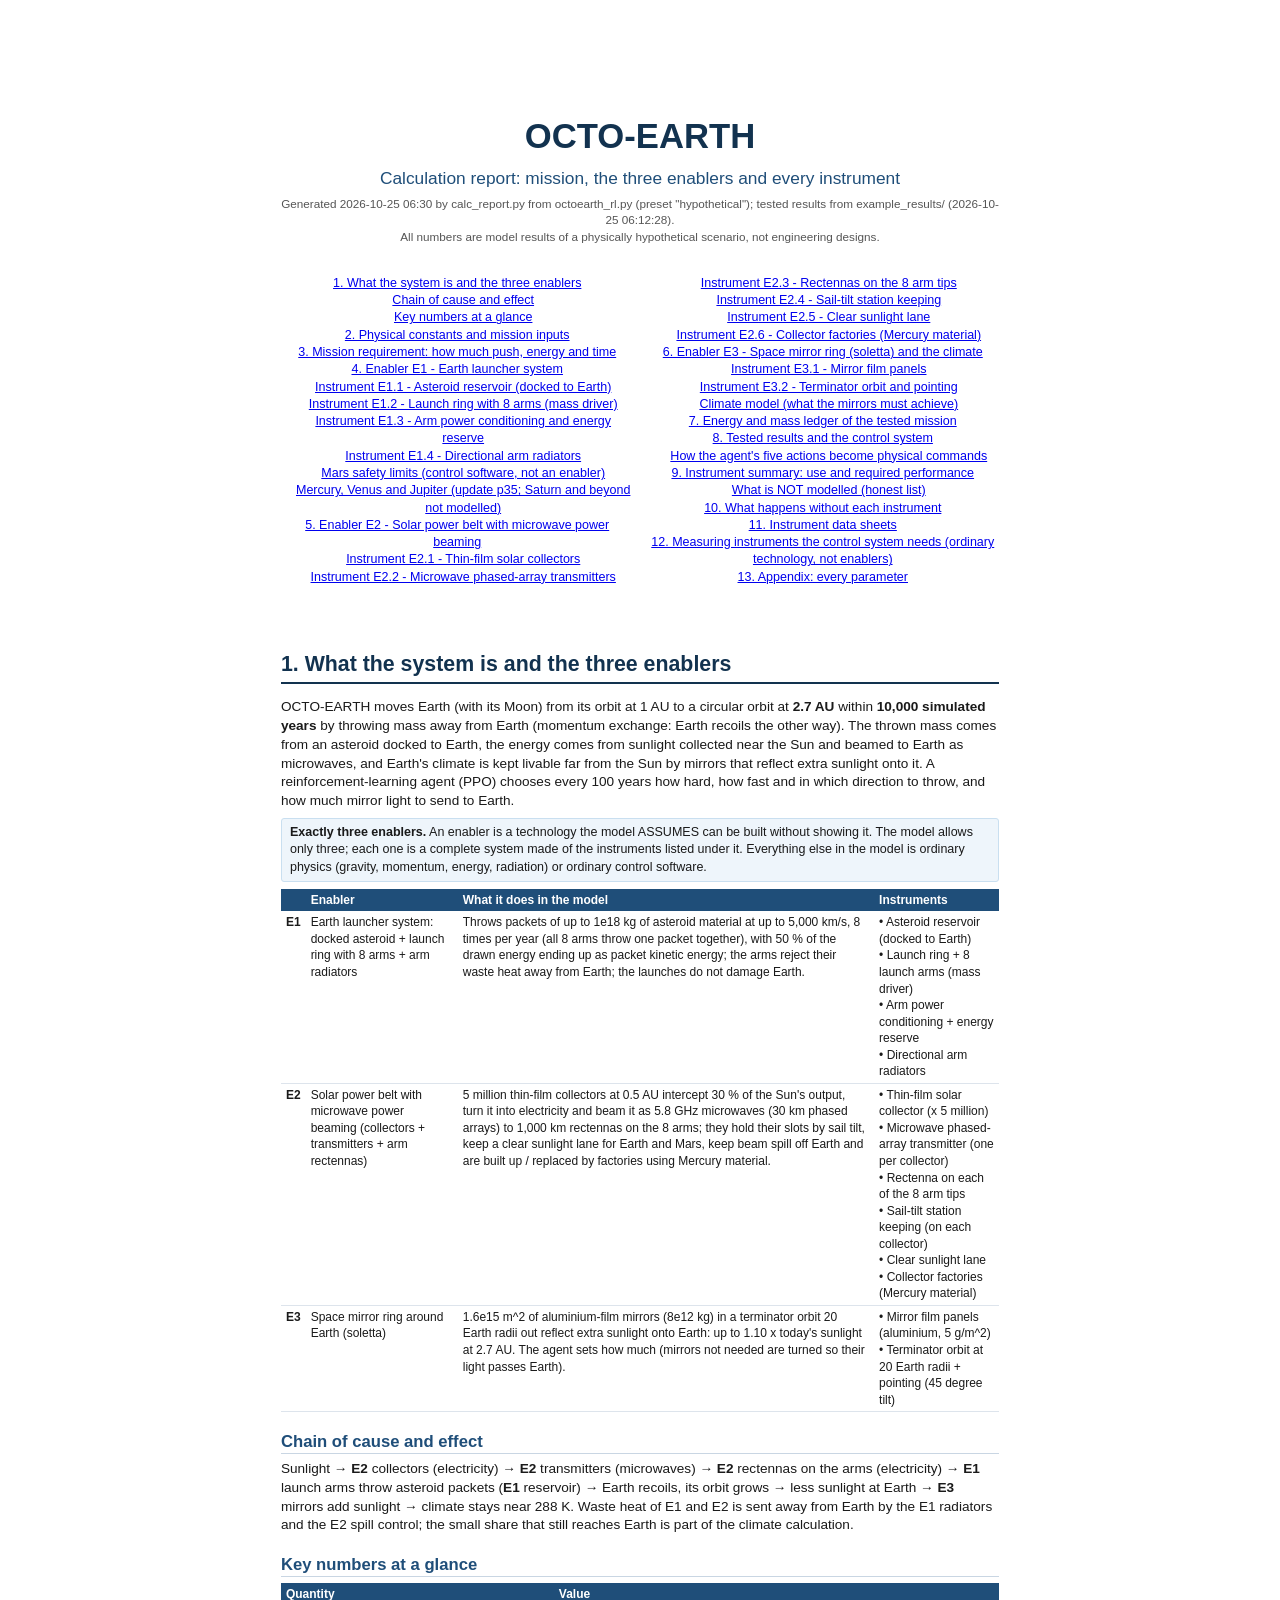
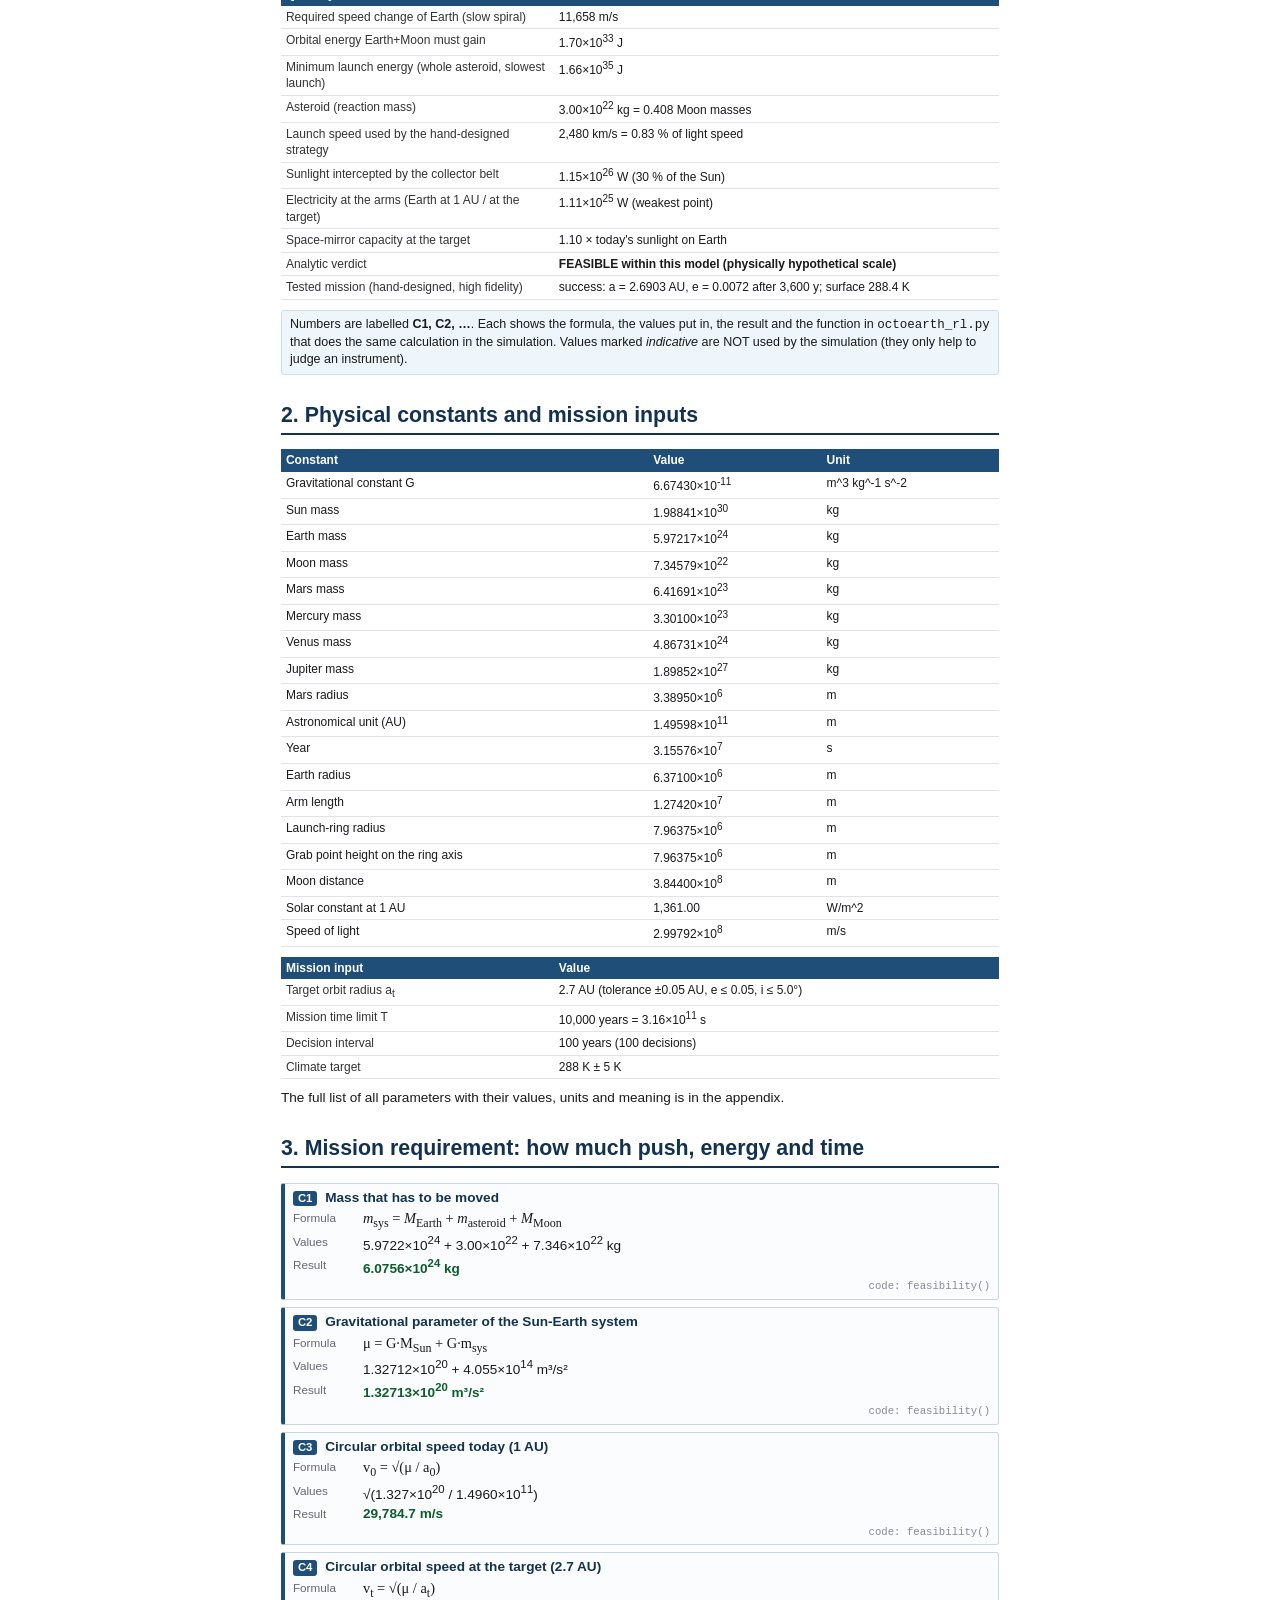
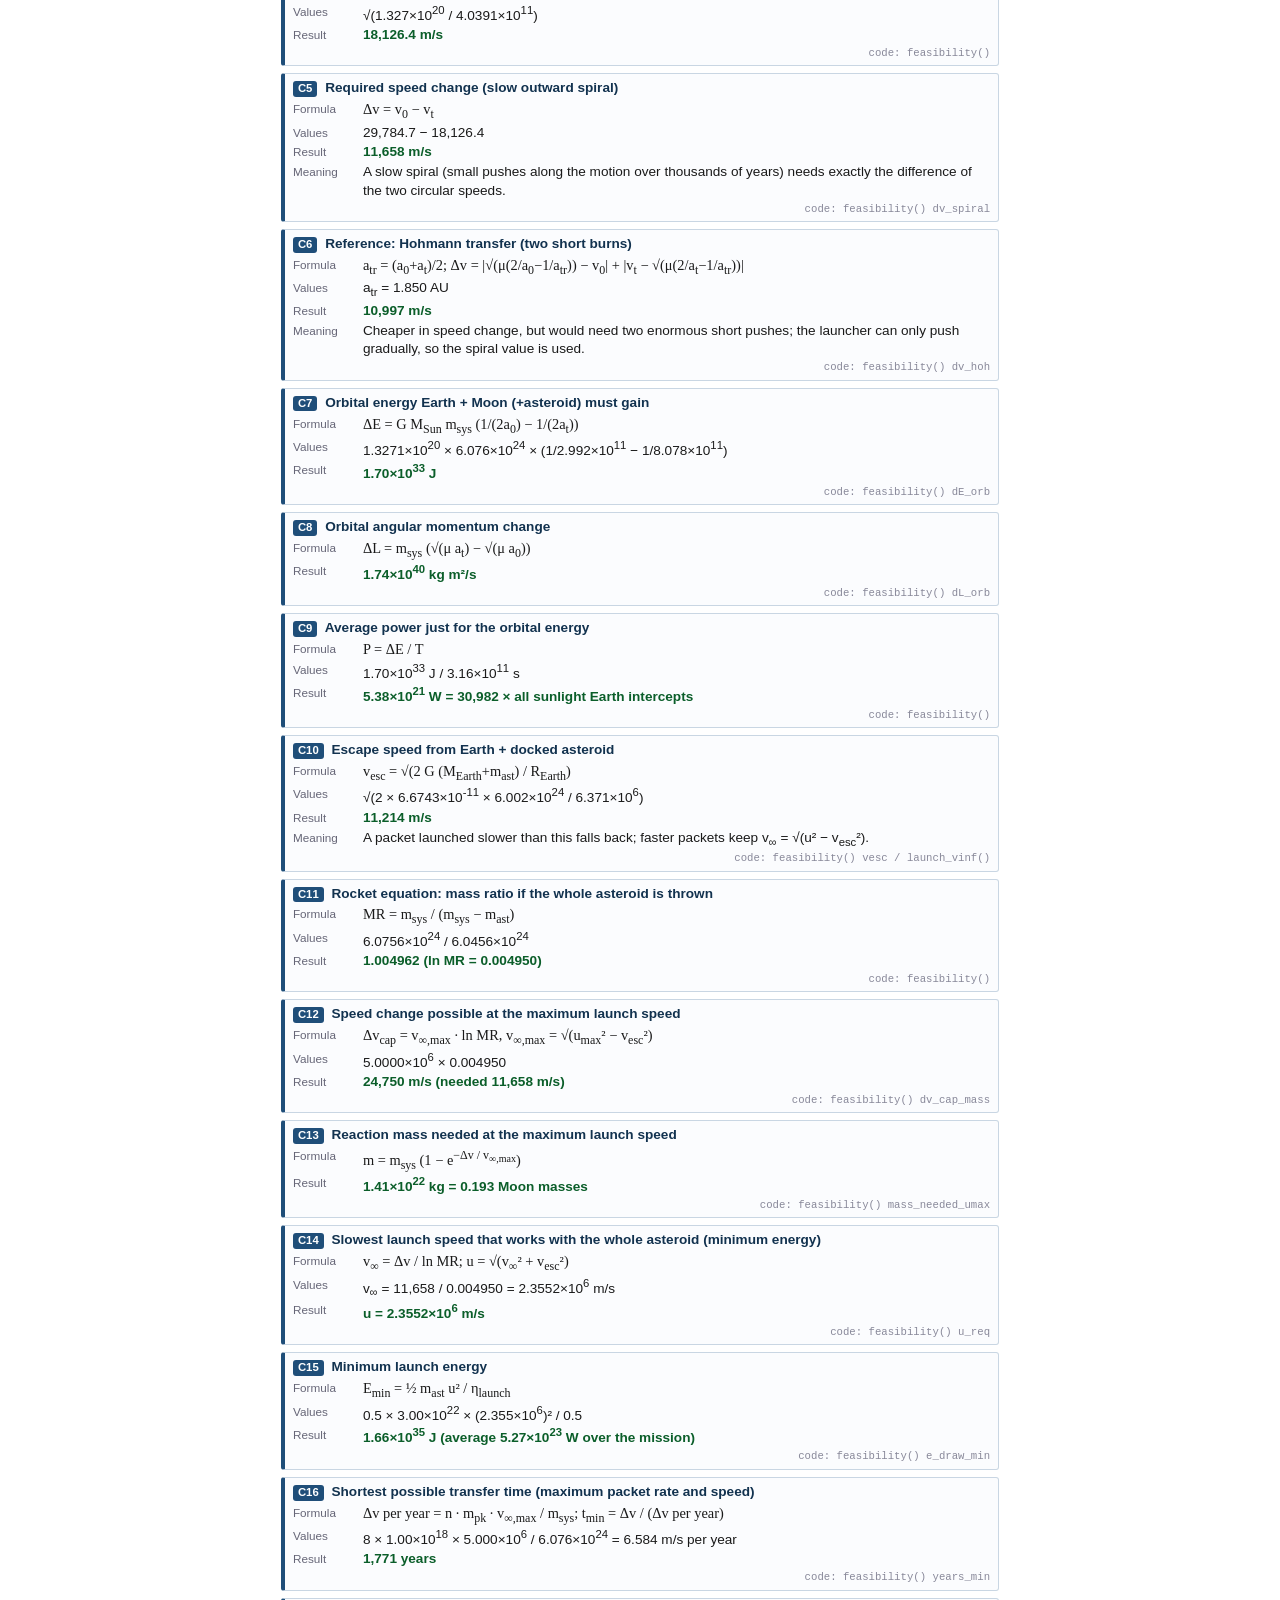
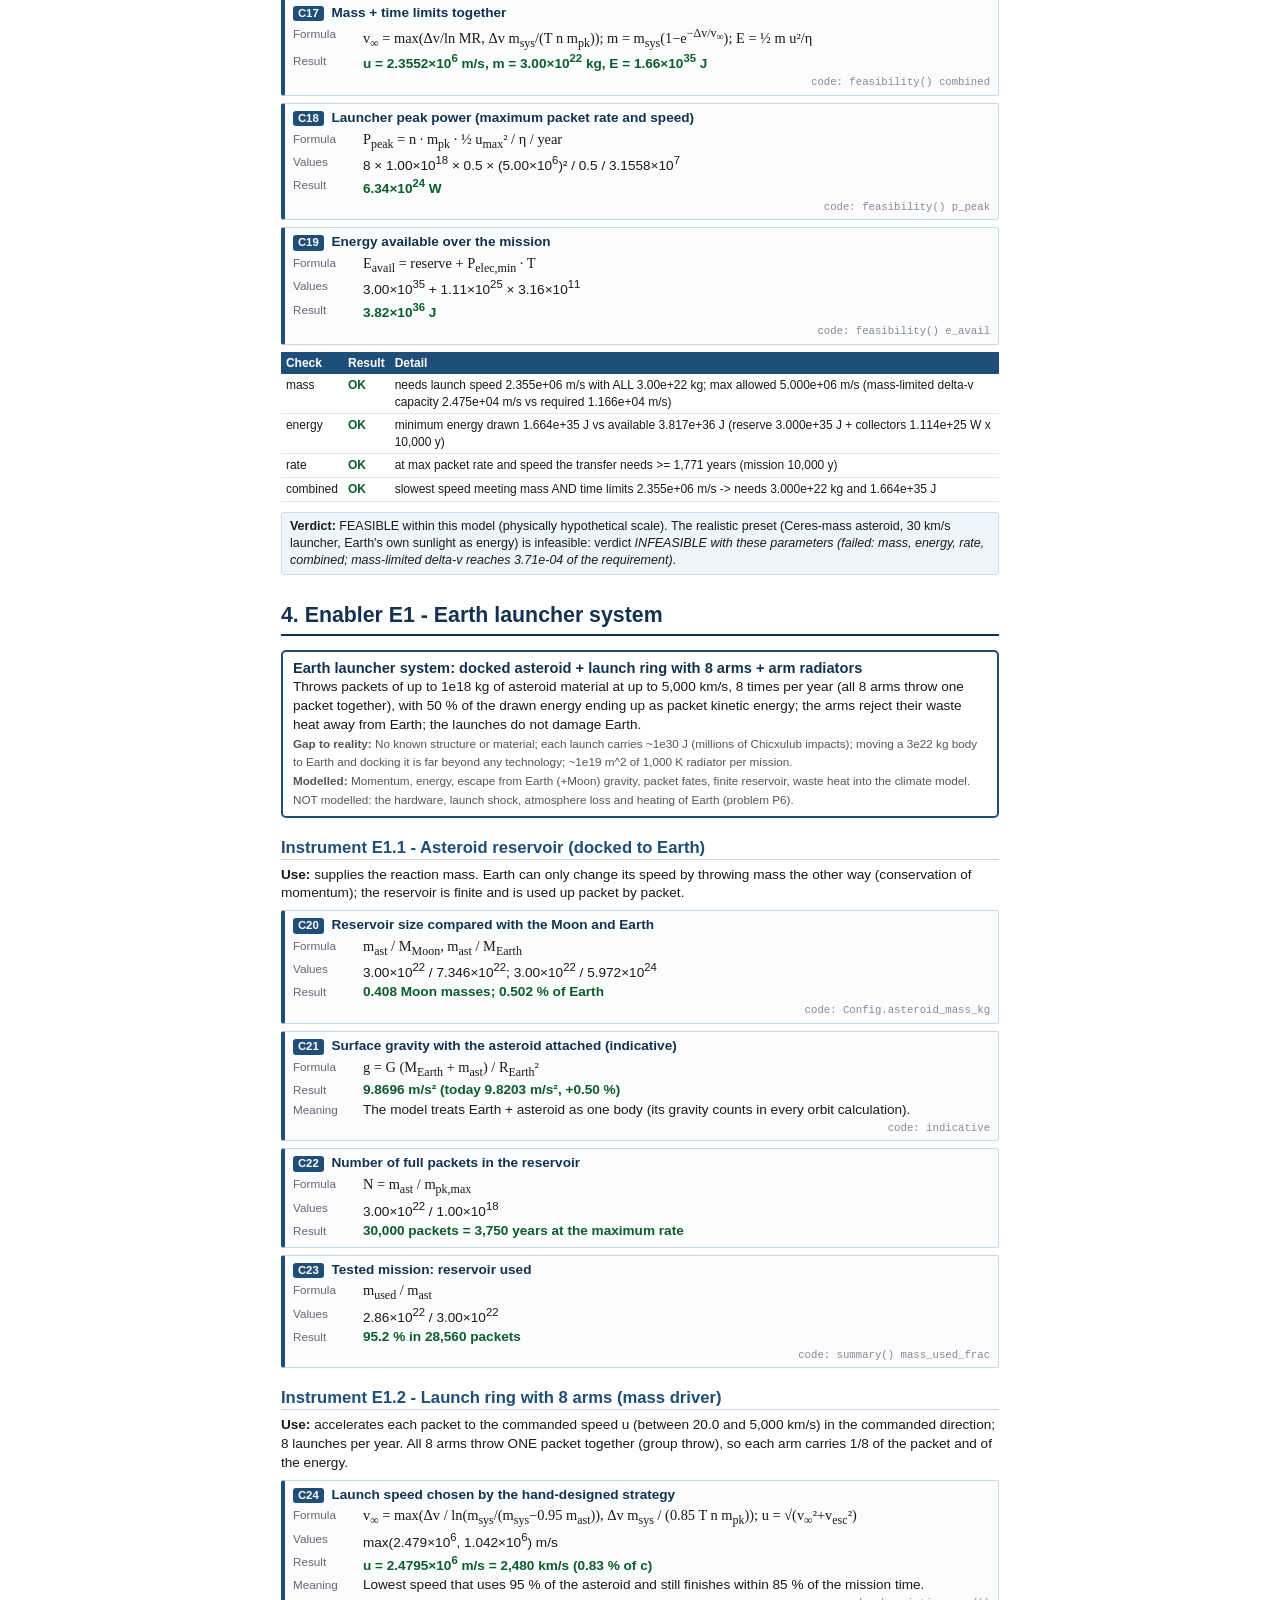
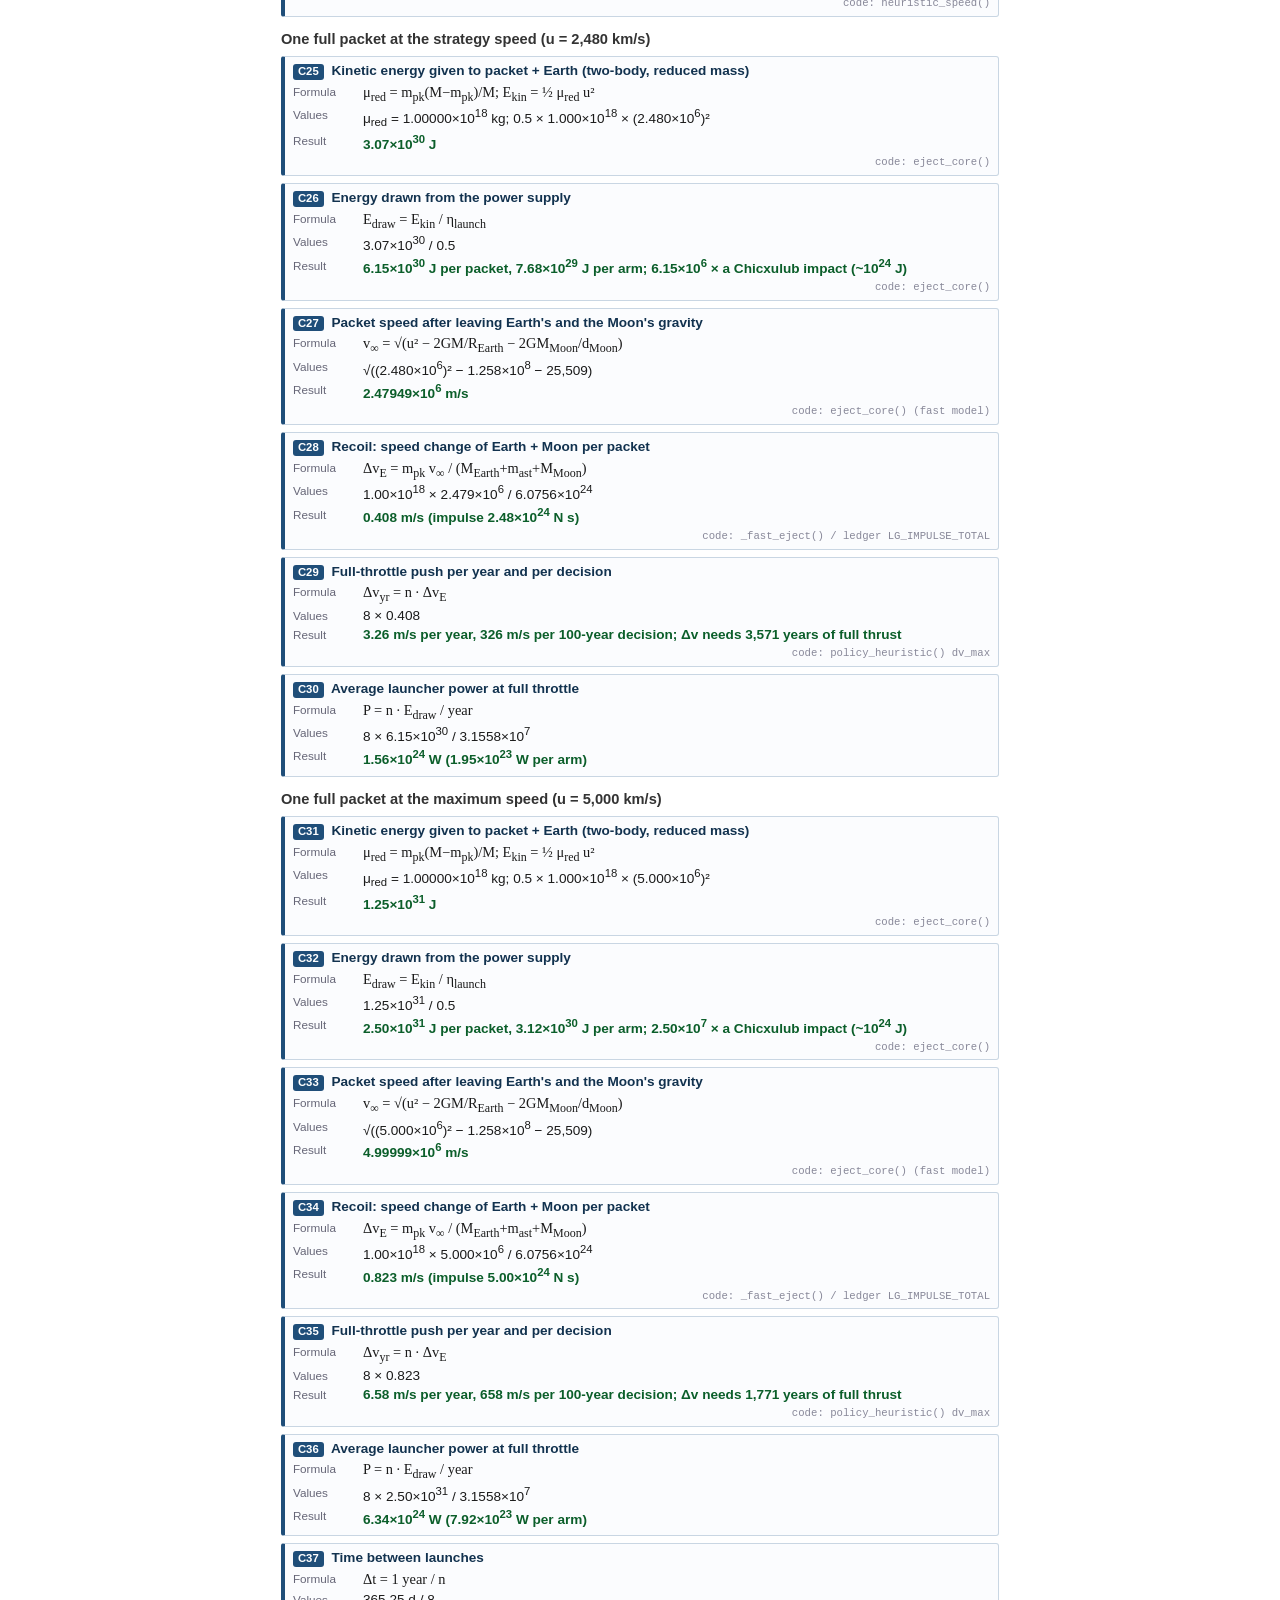
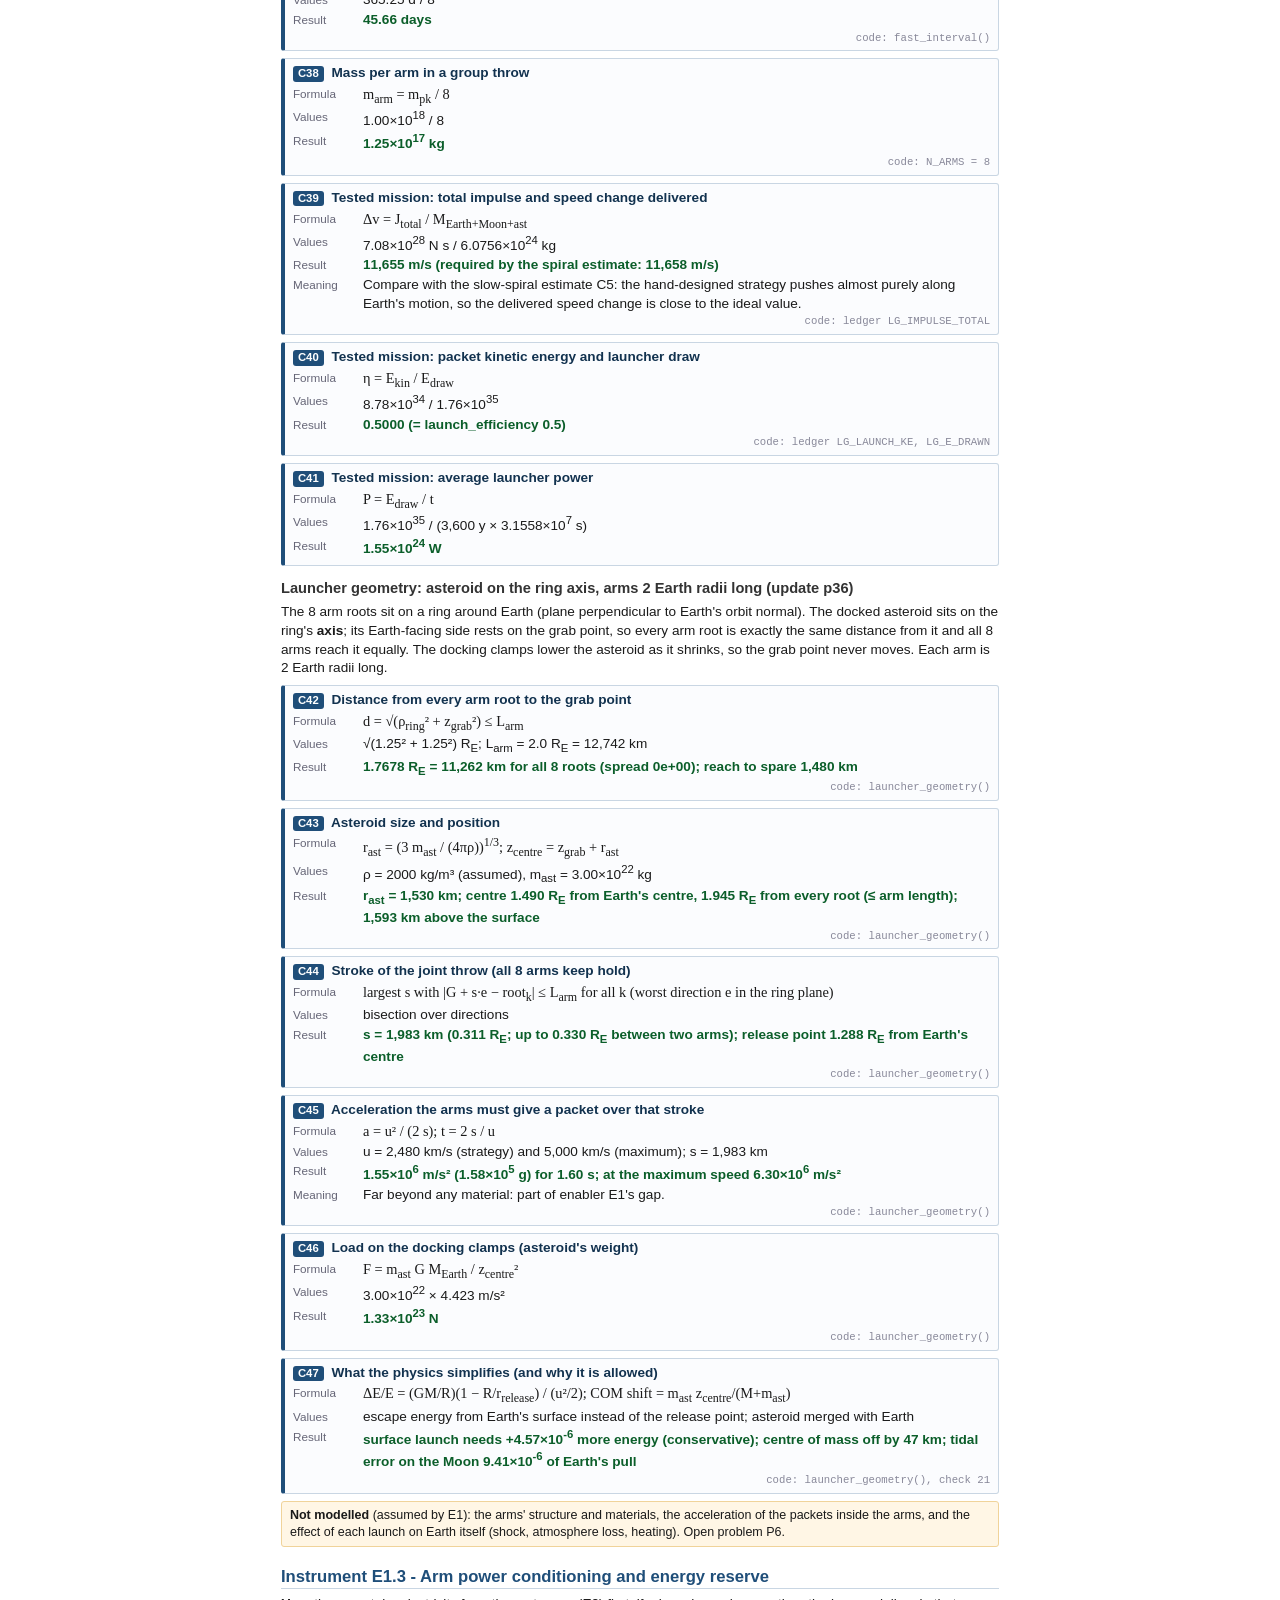
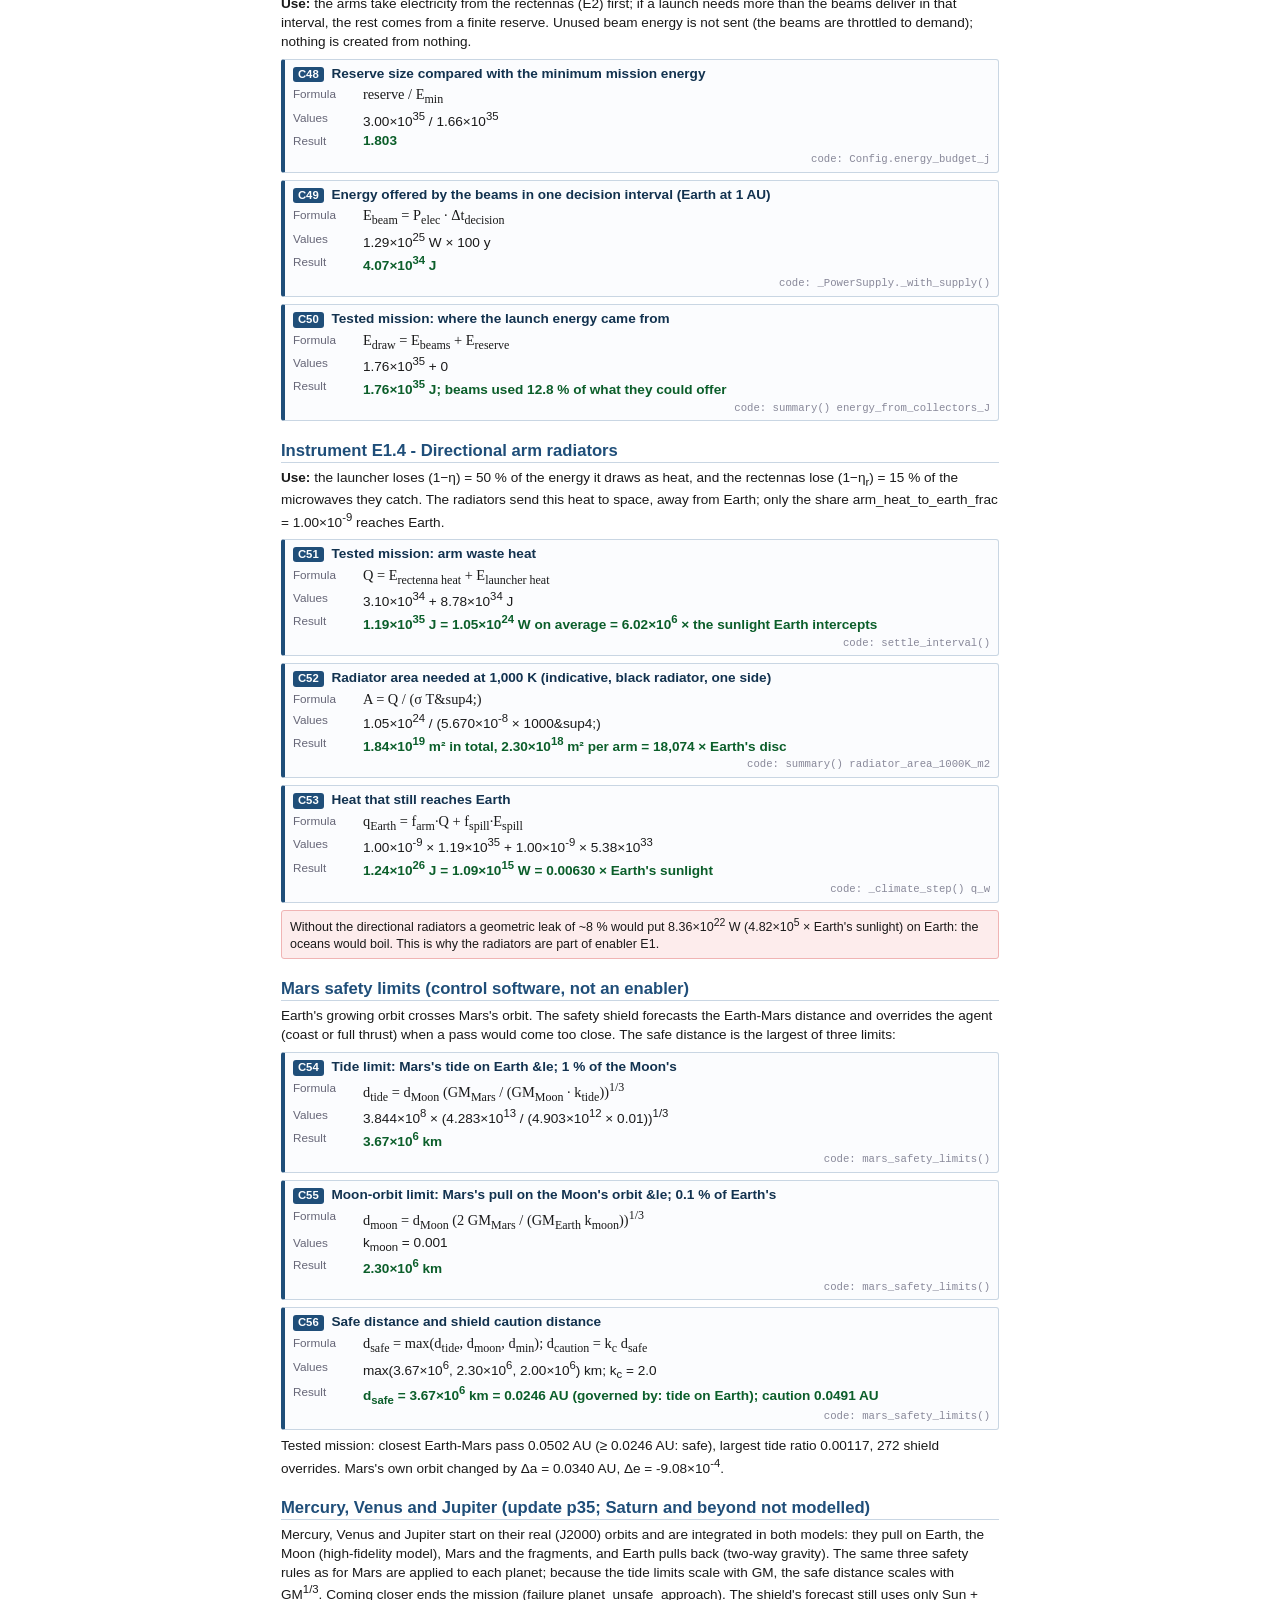
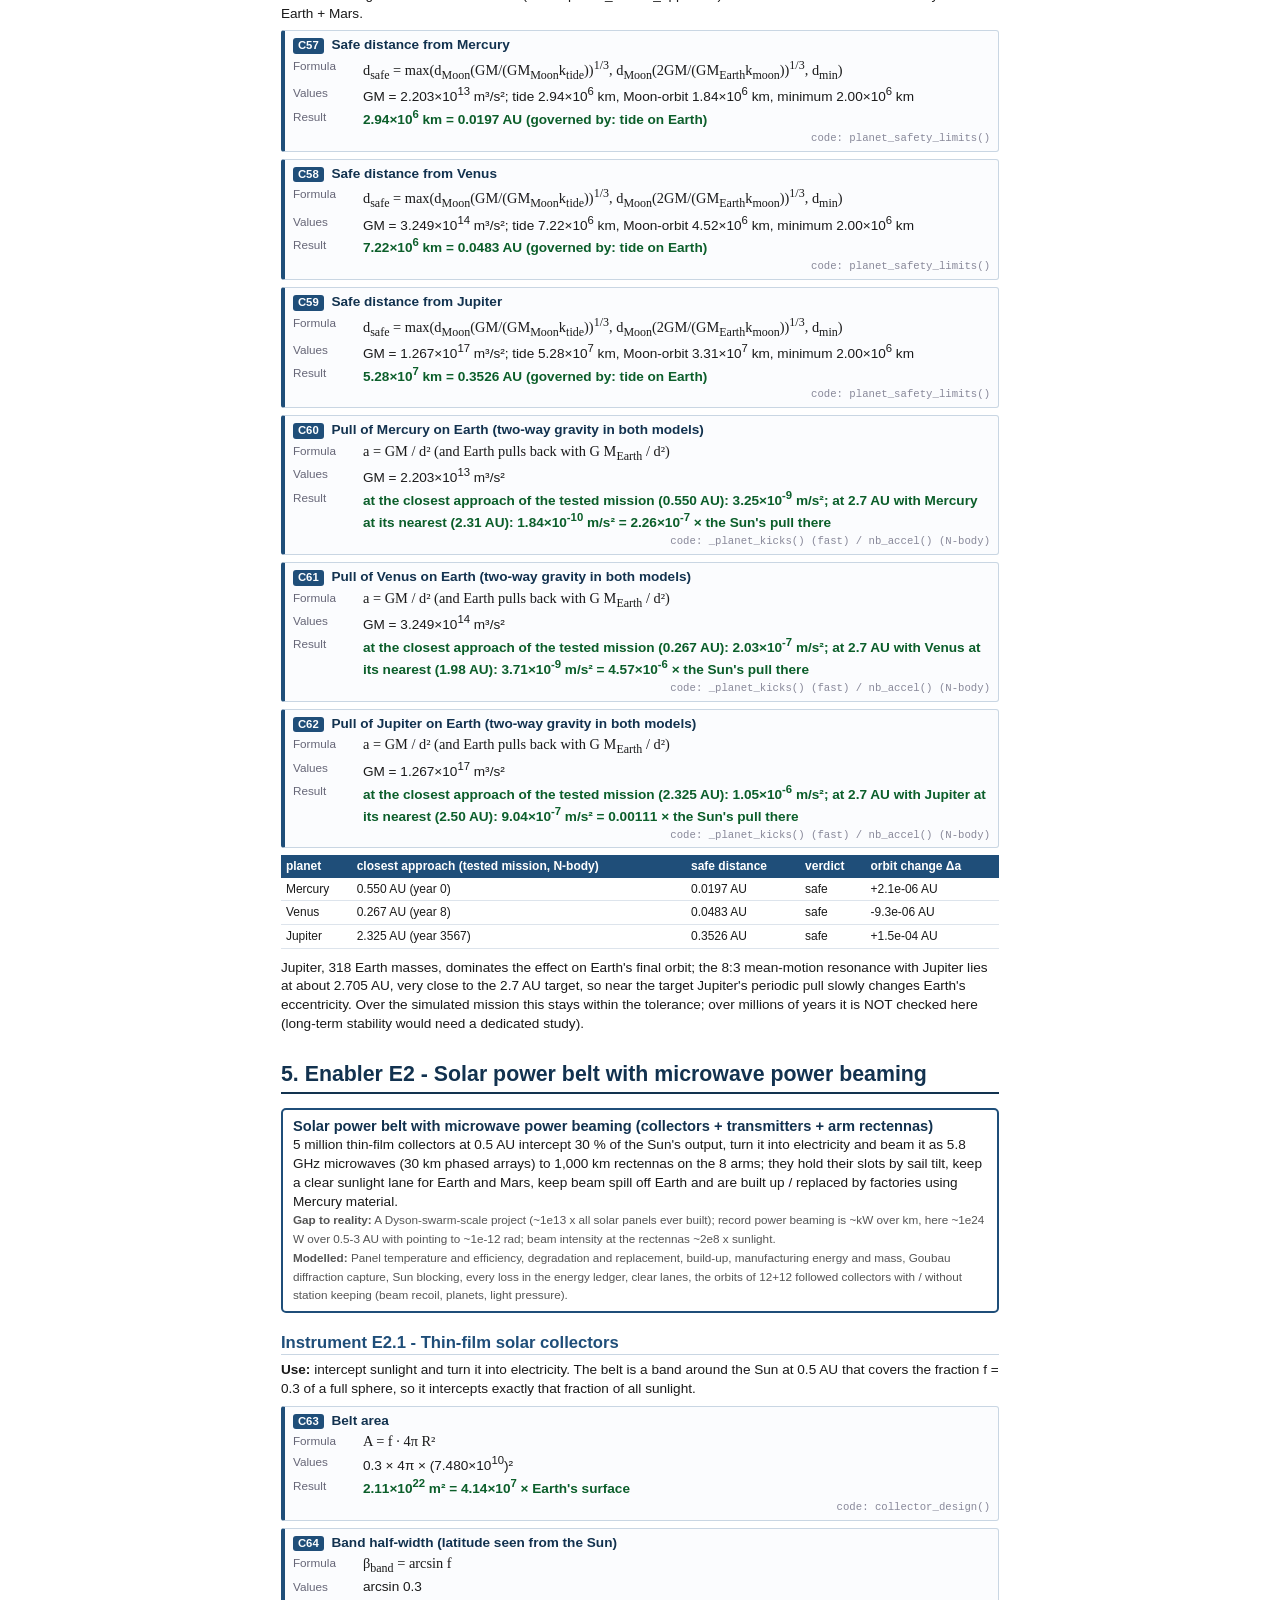
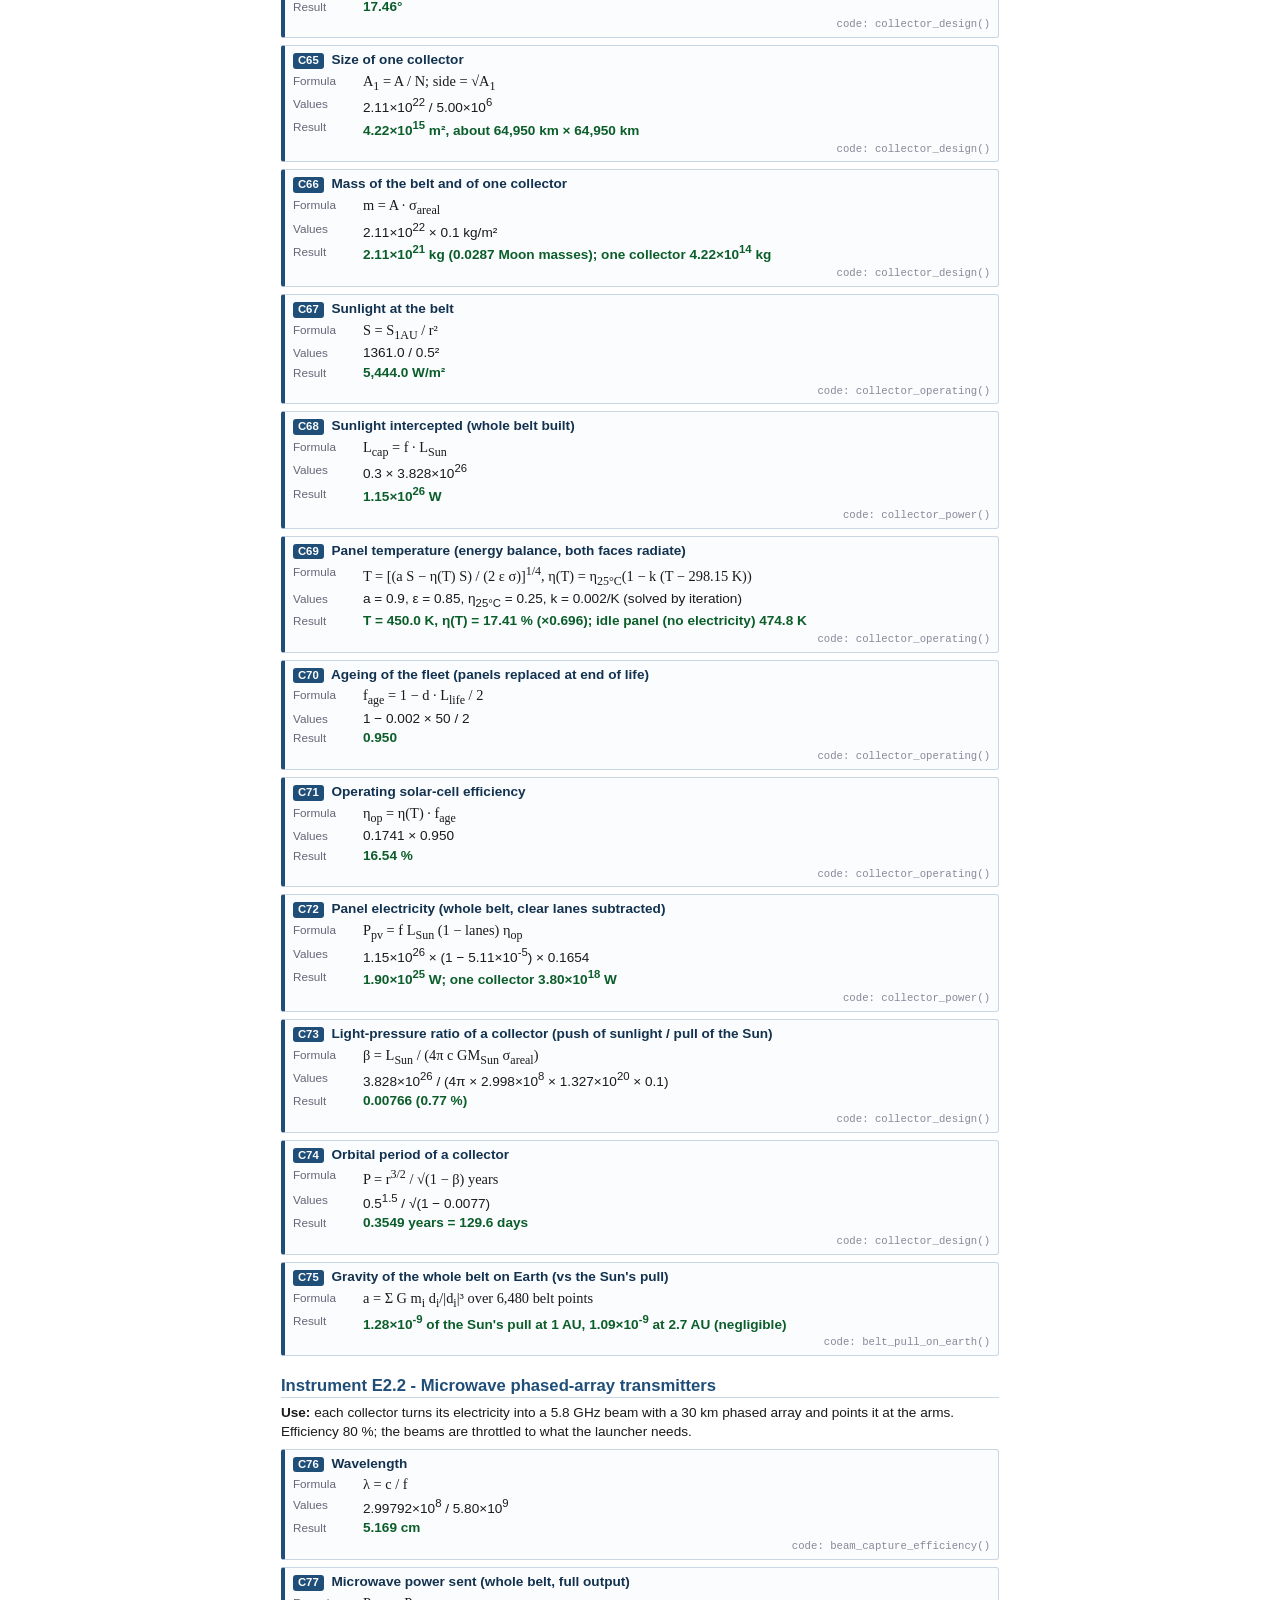
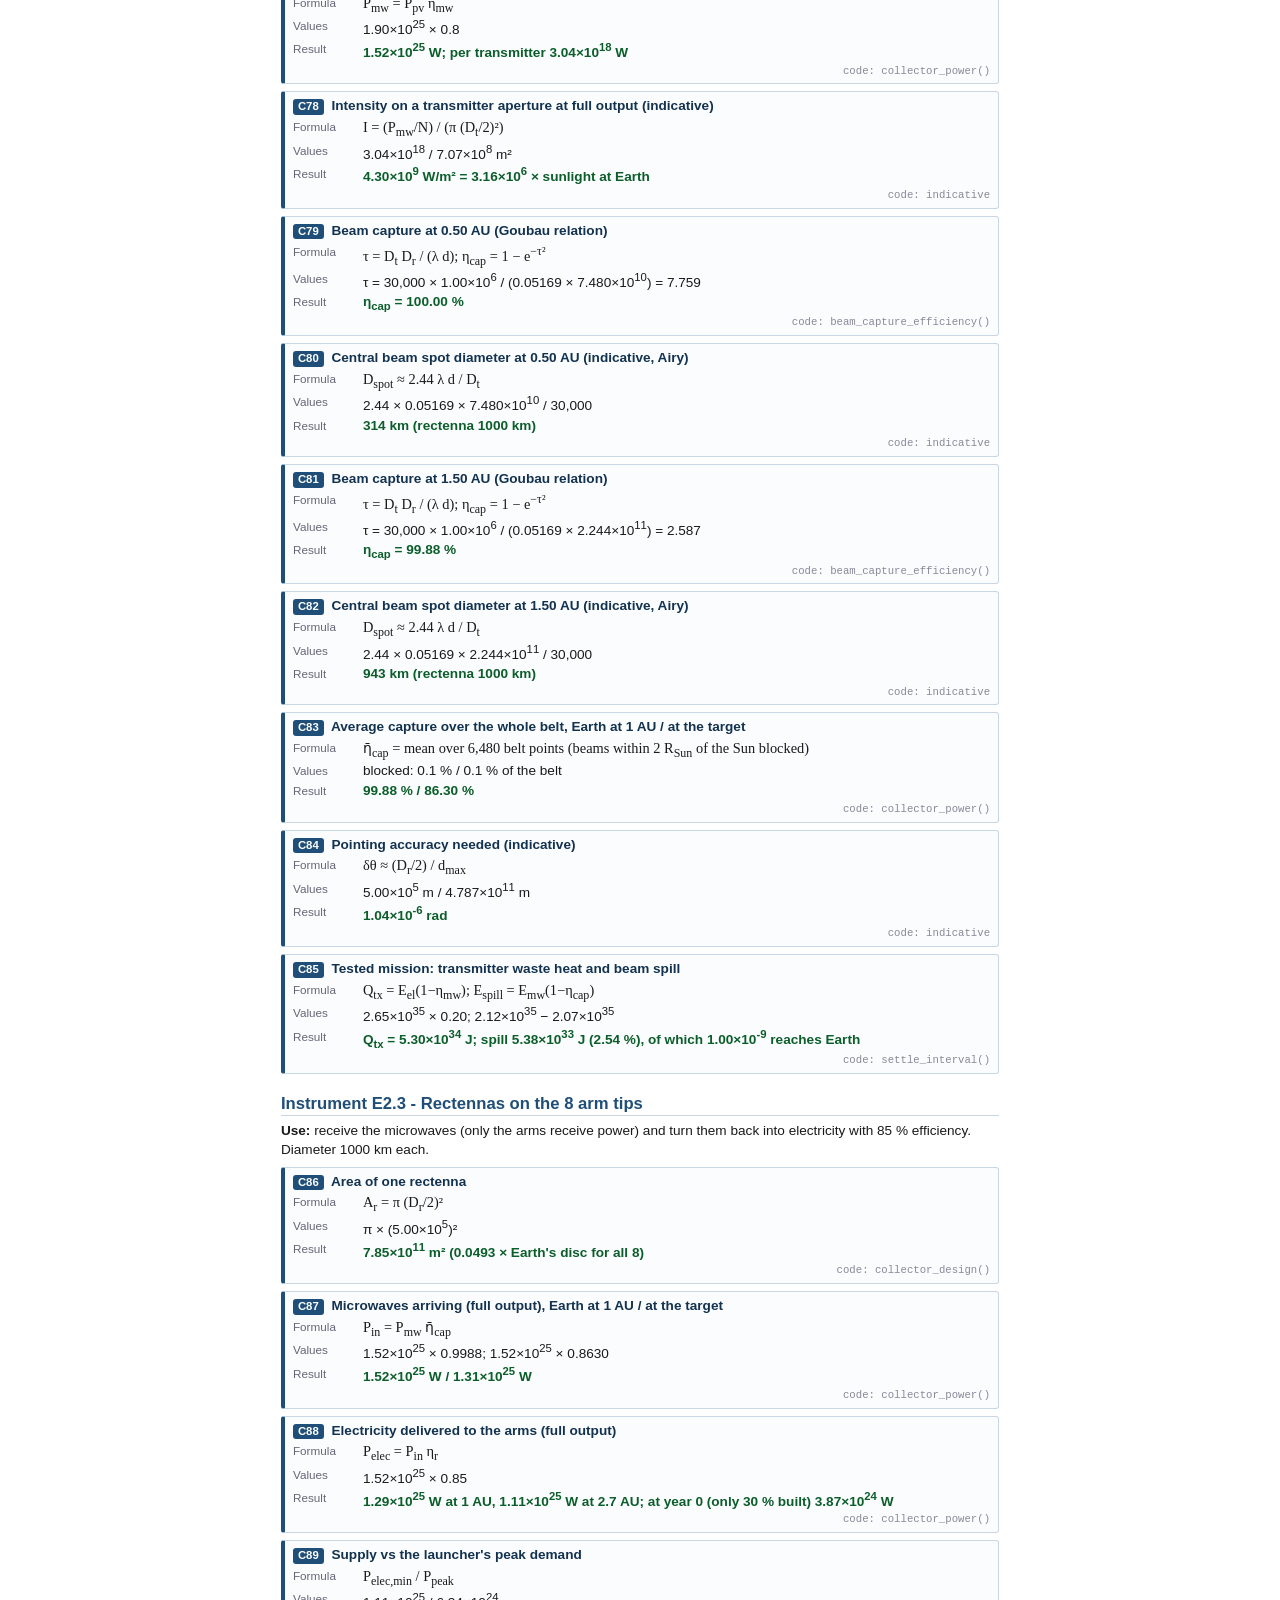
<file: octo-earth/CALCULATIONS_REPORT.html>
<!doctype html><html><head><meta charset="utf-8"><title>OCTO-EARTH calculation report</title><style>
@page { size: A4; margin: 15mm 13mm 16mm 13mm; }
body { font-family: 'Segoe UI', Arial, sans-serif; font-size: 10.2pt; color: #1a1a1a; line-height: 1.38; max-width: 190mm; margin: 0 auto; }
h1 { font-size: 16pt; color: #12324f; border-bottom: 2px solid #12324f; padding-bottom: 3px; margin-top: 26px; page-break-before: always; }
h1.first { page-break-before: avoid; }
h2 { font-size: 12.5pt; color: #1f4e79; margin: 18px 0 6px; border-bottom: 1px solid #c9d6e3; }
h3 { font-size: 11pt; color: #333; margin: 12px 0 4px; }
p { margin: 5px 0; }
.calc { border: 1px solid #c9d6e3; border-left: 4px solid #1f4e79; border-radius: 3px; margin: 7px 0; padding: 5px 8px; page-break-inside: avoid; background: #fbfcfe; }
.ct { font-weight: 600; color: #12324f; margin-bottom: 2px; }
.cn { display: inline-block; background: #1f4e79; color: #fff; border-radius: 3px; padding: 0 5px; font-size: 8.5pt; margin-right: 4px; }
.row { display: flex; gap: 8px; margin: 1px 0; }
.lab { flex: 0 0 62px; color: #667; font-size: 8.8pt; padding-top: 1px; }
.f { font-family: 'Cambria Math', Cambria, 'Times New Roman', serif; font-size: 10.8pt; }
.res b { color: #0b5e2a; }
.code { font-family: Consolas, monospace; font-size: 8pt; color: #889; text-align: right; }
table { border-collapse: collapse; width: 100%; margin: 6px 0 10px; font-size: 9pt; page-break-inside: auto; }
tr { page-break-inside: avoid; }
th { background: #1f4e79; color: #fff; text-align: left; padding: 3px 5px; font-weight: 600; }
td { border-bottom: 1px solid #dde4ec; padding: 3px 5px; vertical-align: top; }
table.kv td:first-child { width: 38%; color: #333; }
.note { background: #eef5fb; border: 1px solid #c9dff0; padding: 5px 8px; margin: 7px 0; border-radius: 3px; font-size: 9.4pt; }
.warn { background: #fff6e5; border: 1px solid #f0d39a; padding: 5px 8px; margin: 7px 0; border-radius: 3px; font-size: 9.4pt; }
.bad { background: #fdecec; border: 1px solid #f0b4b4; padding: 5px 8px; margin: 7px 0; border-radius: 3px; font-size: 9.4pt; }
.ok { color: #0b5e2a; font-weight: 600; } .no { color: #a11; font-weight: 600; }
.cover { text-align: center; padding: 30mm 0 10mm; }
.cover h0 { display: block; font-size: 26pt; color: #12324f; font-weight: 700; }
.cover .sub { font-size: 13pt; color: #1f4e79; margin-top: 6px; }
.toc { columns: 2; font-size: 9.4pt; margin-top: 8mm; }
.toc div.l2 { padding-left: 12px; color: #444; }
.ebox { border: 2px solid #1f4e79; border-radius: 5px; padding: 6px 10px; margin: 8px 0; page-break-inside: avoid; }
.ebox .t { font-weight: 700; color: #12324f; font-size: 11pt; }
.small { font-size: 8.8pt; color: #555; }
</style></head><body><div class="cover"><h0>OCTO-EARTH</h0><div class="sub">Calculation report: mission, the three enablers and every instrument</div><p class="small">Generated 2026-10-25 06:30 by calc_report.py from octoearth_rl.py (preset "hypothetical"); tested results from example_results/ (2026-10-25 06:12:28).<br>All numbers are model results of a physically hypothetical scenario, not engineering designs.</p><div class="toc"><div class="l1"><a href="#overview">1. What the system is and the three enablers</a></div><div class="l2"><a href="#s1">Chain of cause and effect</a></div><div class="l2"><a href="#s2">Key numbers at a glance</a></div><div class="l1"><a href="#inputs">2. Physical constants and mission inputs</a></div><div class="l1"><a href="#mission">3. Mission requirement: how much push, energy and time</a></div><div class="l1"><a href="#e1">4. Enabler E1 - Earth launcher system</a></div><div class="l2"><a href="#s6">Instrument E1.1 - Asteroid reservoir (docked to Earth)</a></div><div class="l2"><a href="#s7">Instrument E1.2 - Launch ring with 8 arms (mass driver)</a></div><div class="l2"><a href="#s8">Instrument E1.3 - Arm power conditioning and energy reserve</a></div><div class="l2"><a href="#s9">Instrument E1.4 - Directional arm radiators</a></div><div class="l2"><a href="#s10">Mars safety limits (control software, not an enabler)</a></div><div class="l2"><a href="#s11">Mercury, Venus and Jupiter (update p35; Saturn and beyond not modelled)</a></div><div class="l1"><a href="#e2">5. Enabler E2 - Solar power belt with microwave power beaming</a></div><div class="l2"><a href="#s13">Instrument E2.1 - Thin-film solar collectors</a></div><div class="l2"><a href="#s14">Instrument E2.2 - Microwave phased-array transmitters</a></div><div class="l2"><a href="#s15">Instrument E2.3 - Rectennas on the 8 arm tips</a></div><div class="l2"><a href="#s16">Instrument E2.4 - Sail-tilt station keeping</a></div><div class="l2"><a href="#s17">Instrument E2.5 - Clear sunlight lane</a></div><div class="l2"><a href="#s18">Instrument E2.6 - Collector factories (Mercury material)</a></div><div class="l1"><a href="#e3">6. Enabler E3 - Space mirror ring (soletta) and the climate</a></div><div class="l2"><a href="#s20">Instrument E3.1 - Mirror film panels</a></div><div class="l2"><a href="#s21">Instrument E3.2 - Terminator orbit and pointing</a></div><div class="l2"><a href="#s22">Climate model (what the mirrors must achieve)</a></div><div class="l1"><a href="#ledger">7. Energy and mass ledger of the tested mission</a></div><div class="l1"><a href="#results">8. Tested results and the control system</a></div><div class="l2"><a href="#s25">How the agent&#x27;s five actions become physical commands</a></div><div class="l1"><a href="#summary">9. Instrument summary: use and required performance</a></div><div class="l2"><a href="#s27">What is NOT modelled (honest list)</a></div><div class="l1"><a href="#without">10. What happens without each instrument</a></div><div class="l1"><a href="#sheets">11. Instrument data sheets</a></div><div class="l1"><a href="#measure">12. Measuring instruments the control system needs (ordinary technology, not enablers)</a></div><div class="l1"><a href="#appendix">13. Appendix: every parameter</a></div></div></div><h1 id="overview">1. What the system is and the three enablers</h1>
<p>OCTO-EARTH moves Earth (with its Moon) from its orbit at 1 AU to a circular orbit at <b>2.7 AU</b> within <b>10,000 simulated years</b> by throwing mass away from Earth (momentum exchange: Earth recoils the other way). The thrown mass comes from an asteroid docked to Earth, the energy comes from sunlight collected near the Sun and beamed to Earth as microwaves, and Earth's climate is kept livable far from the Sun by mirrors that reflect extra sunlight onto it. A reinforcement-learning agent (PPO) chooses every 100 years how hard, how fast and in which direction to throw, and how much mirror light to send to Earth.</p>
<div class="note"><b>Exactly three enablers.</b> An enabler is a technology the model ASSUMES can be built without showing it. The model allows only three; each one is a complete system made of the instruments listed under it. Everything else in the model is ordinary physics (gravity, momentum, energy, radiation) or ordinary control software.</div>
<table class=""><tr><th></th><th>Enabler</th><th>What it does in the model</th><th>Instruments</th></tr><tr><td><b>E1</b></td><td>Earth launcher system: docked asteroid + launch ring with 8 arms + arm radiators</td><td>Throws packets of up to 1e18 kg of asteroid material at up to 5,000 km/s, 8 times per year (all 8 arms throw one packet together), with 50 % of the drawn energy ending up as packet kinetic energy; the arms reject their waste heat away from Earth; the launches do not damage Earth.</td><td>&bull; Asteroid reservoir (docked to Earth)<br>&bull; Launch ring + 8 launch arms (mass driver)<br>&bull; Arm power conditioning + energy reserve<br>&bull; Directional arm radiators</td></tr><tr><td><b>E2</b></td><td>Solar power belt with microwave power beaming (collectors + transmitters + arm rectennas)</td><td>5 million thin-film collectors at 0.5 AU intercept 30 % of the Sun&#x27;s output, turn it into electricity and beam it as 5.8 GHz microwaves (30 km phased arrays) to 1,000 km rectennas on the 8 arms; they hold their slots by sail tilt, keep a clear sunlight lane for Earth and Mars, keep beam spill off Earth and are built up / replaced by factories using Mercury material.</td><td>&bull; Thin-film solar collector (x 5 million)<br>&bull; Microwave phased-array transmitter (one per collector)<br>&bull; Rectenna on each of the 8 arm tips<br>&bull; Sail-tilt station keeping (on each collector)<br>&bull; Clear sunlight lane<br>&bull; Collector factories (Mercury material)</td></tr><tr><td><b>E3</b></td><td>Space mirror ring around Earth (soletta)</td><td>1.6e15 m^2 of aluminium-film mirrors (8e12 kg) in a terminator orbit 20 Earth radii out reflect extra sunlight onto Earth: up to 1.10 x today&#x27;s sunlight at 2.7 AU. The agent sets how much (mirrors not needed are turned so their light passes Earth).</td><td>&bull; Mirror film panels (aluminium, 5 g/m^2)<br>&bull; Terminator orbit at 20 Earth radii + pointing (45 degree tilt)</td></tr></table>
<h2 id="s1">Chain of cause and effect</h2>
<p>Sunlight &rarr; <b>E2</b> collectors (electricity) &rarr; <b>E2</b> transmitters (microwaves) &rarr; <b>E2</b> rectennas on the arms (electricity) &rarr; <b>E1</b> launch arms throw asteroid packets (<b>E1</b> reservoir) &rarr; Earth recoils, its orbit grows &rarr; less sunlight at Earth &rarr; <b>E3</b> mirrors add sunlight &rarr; climate stays near 288 K. Waste heat of E1 and E2 is sent away from Earth by the E1 radiators and the E2 spill control; the small share that still reaches Earth is part of the climate calculation.</p>
<h2 id="s2">Key numbers at a glance</h2>
<table class="kv"><tr><th>Quantity</th><th>Value</th></tr><tr><td>Required speed change of Earth (slow spiral)</td><td>11,658 m/s</td></tr><tr><td>Orbital energy Earth+Moon must gain</td><td>1.70&times;10<sup>33</sup> J</td></tr><tr><td>Minimum launch energy (whole asteroid, slowest launch)</td><td>1.66&times;10<sup>35</sup> J</td></tr><tr><td>Asteroid (reaction mass)</td><td>3.00&times;10<sup>22</sup> kg = 0.408 Moon masses</td></tr><tr><td>Launch speed used by the hand-designed strategy</td><td>2,480 km/s = 0.83 % of light speed</td></tr><tr><td>Sunlight intercepted by the collector belt</td><td>1.15&times;10<sup>26</sup> W (30 % of the Sun)</td></tr><tr><td>Electricity at the arms (Earth at 1 AU / at the target)</td><td>1.11&times;10<sup>25</sup> W (weakest point)</td></tr><tr><td>Space-mirror capacity at the target</td><td>1.10 &times; today's sunlight on Earth</td></tr><tr><td>Analytic verdict</td><td><b>FEASIBLE within this model (physically hypothetical scale)</b></td></tr><tr><td>Tested mission (hand-designed, high fidelity)</td><td>success: a = 2.6903 AU, e = 0.0072 after 3,600 y; surface 288.4 K</td></tr></table>
<div class="note">Numbers are labelled <b>C1, C2, &hellip;</b>. Each shows the formula, the values put in, the result and the function in <code>octoearth_rl.py</code> that does the same calculation in the simulation. Values marked <i>indicative</i> are NOT used by the simulation (they only help to judge an instrument).</div>
<h1 id="inputs">2. Physical constants and mission inputs</h1>
<table class=""><tr><th>Constant</th><th>Value</th><th>Unit</th></tr><tr><td>Gravitational constant G</td><td>6.67430&times;10<sup>-11</sup></td><td>m^3 kg^-1 s^-2</td></tr><tr><td>Sun mass</td><td>1.98841&times;10<sup>30</sup></td><td>kg</td></tr><tr><td>Earth mass</td><td>5.97217&times;10<sup>24</sup></td><td>kg</td></tr><tr><td>Moon mass</td><td>7.34579&times;10<sup>22</sup></td><td>kg</td></tr><tr><td>Mars mass</td><td>6.41691&times;10<sup>23</sup></td><td>kg</td></tr><tr><td>Mercury mass</td><td>3.30100&times;10<sup>23</sup></td><td>kg</td></tr><tr><td>Venus mass</td><td>4.86731&times;10<sup>24</sup></td><td>kg</td></tr><tr><td>Jupiter mass</td><td>1.89852&times;10<sup>27</sup></td><td>kg</td></tr><tr><td>Mars radius</td><td>3.38950&times;10<sup>6</sup></td><td>m</td></tr><tr><td>Astronomical unit (AU)</td><td>1.49598&times;10<sup>11</sup></td><td>m</td></tr><tr><td>Year</td><td>3.15576&times;10<sup>7</sup></td><td>s</td></tr><tr><td>Earth radius</td><td>6.37100&times;10<sup>6</sup></td><td>m</td></tr><tr><td>Arm length</td><td>1.27420&times;10<sup>7</sup></td><td>m</td></tr><tr><td>Launch-ring radius</td><td>7.96375&times;10<sup>6</sup></td><td>m</td></tr><tr><td>Grab point height on the ring axis</td><td>7.96375&times;10<sup>6</sup></td><td>m</td></tr><tr><td>Moon distance</td><td>3.84400&times;10<sup>8</sup></td><td>m</td></tr><tr><td>Solar constant at 1 AU</td><td>1,361.00</td><td>W/m^2</td></tr><tr><td>Speed of light</td><td>2.99792&times;10<sup>8</sup></td><td>m/s</td></tr></table>
<table class="kv"><tr><th>Mission input</th><th>Value</th></tr><tr><td>Target orbit radius a<sub>t</sub></td><td>2.7 AU (tolerance &plusmn;0.05 AU, e &le; 0.05, i &le; 5.0&deg;)</td></tr><tr><td>Mission time limit T</td><td>10,000 years = 3.16&times;10<sup>11</sup> s</td></tr><tr><td>Decision interval</td><td>100 years (100 decisions)</td></tr><tr><td>Climate target</td><td>288 K &plusmn; 5 K</td></tr></table>
<p>The full list of all parameters with their values, units and meaning is in the appendix.</p>
<h1 id="mission">3. Mission requirement: how much push, energy and time</h1>
<div class="calc" id="c1"><div class="ct"><span class="cn">C1</span> Mass that has to be moved</div><div class="row"><span class="lab">Formula</span><span class="f"><i>m</i><sub>sys</sub> = <i>M</i><sub>Earth</sub> + <i>m</i><sub>asteroid</sub> + <i>M</i><sub>Moon</sub></span></div><div class="row"><span class="lab">Values</span><span>5.9722&times;10<sup>24</sup> + 3.00&times;10<sup>22</sup> + 7.346&times;10<sup>22</sup> kg</span></div><div class="row res"><span class="lab">Result</span><span><b>6.0756&times;10<sup>24</sup> kg</b></span></div><div class="code">code: feasibility()</div></div>
<div class="calc" id="c2"><div class="ct"><span class="cn">C2</span> Gravitational parameter of the Sun-Earth system</div><div class="row"><span class="lab">Formula</span><span class="f">&mu; = G&middot;M<sub>Sun</sub> + G&middot;m<sub>sys</sub></span></div><div class="row"><span class="lab">Values</span><span>1.32712&times;10<sup>20</sup> + 4.055&times;10<sup>14</sup> m&sup3;/s&sup2;</span></div><div class="row res"><span class="lab">Result</span><span><b>1.32713&times;10<sup>20</sup> m&sup3;/s&sup2;</b></span></div><div class="code">code: feasibility()</div></div>
<div class="calc" id="c3"><div class="ct"><span class="cn">C3</span> Circular orbital speed today (1 AU)</div><div class="row"><span class="lab">Formula</span><span class="f">v<sub>0</sub> = &radic;(&mu; / a<sub>0</sub>)</span></div><div class="row"><span class="lab">Values</span><span>&radic;(1.327&times;10<sup>20</sup> / 1.4960&times;10<sup>11</sup>)</span></div><div class="row res"><span class="lab">Result</span><span><b>29,784.7 m/s</b></span></div><div class="code">code: feasibility()</div></div>
<div class="calc" id="c4"><div class="ct"><span class="cn">C4</span> Circular orbital speed at the target (2.7 AU)</div><div class="row"><span class="lab">Formula</span><span class="f">v<sub>t</sub> = &radic;(&mu; / a<sub>t</sub>)</span></div><div class="row"><span class="lab">Values</span><span>&radic;(1.327&times;10<sup>20</sup> / 4.0391&times;10<sup>11</sup>)</span></div><div class="row res"><span class="lab">Result</span><span><b>18,126.4 m/s</b></span></div><div class="code">code: feasibility()</div></div>
<div class="calc" id="c5"><div class="ct"><span class="cn">C5</span> Required speed change (slow outward spiral)</div><div class="row"><span class="lab">Formula</span><span class="f">&Delta;v = v<sub>0</sub> &minus; v<sub>t</sub></span></div><div class="row"><span class="lab">Values</span><span>29,784.7 &minus; 18,126.4</span></div><div class="row res"><span class="lab">Result</span><span><b>11,658 m/s</b></span></div><div class="row"><span class="lab">Meaning</span><span>A slow spiral (small pushes along the motion over thousands of years) needs exactly the difference of the two circular speeds.</span></div><div class="code">code: feasibility() dv_spiral</div></div>
<div class="calc" id="c6"><div class="ct"><span class="cn">C6</span> Reference: Hohmann transfer (two short burns)</div><div class="row"><span class="lab">Formula</span><span class="f">a<sub>tr</sub> = (a<sub>0</sub>+a<sub>t</sub>)/2; &Delta;v = |&radic;(&mu;(2/a<sub>0</sub>&minus;1/a<sub>tr</sub>)) &minus; v<sub>0</sub>| + |v<sub>t</sub> &minus; &radic;(&mu;(2/a<sub>t</sub>&minus;1/a<sub>tr</sub>))|</span></div><div class="row"><span class="lab">Values</span><span>a<sub>tr</sub> = 1.850 AU</span></div><div class="row res"><span class="lab">Result</span><span><b>10,997 m/s</b></span></div><div class="row"><span class="lab">Meaning</span><span>Cheaper in speed change, but would need two enormous short pushes; the launcher can only push gradually, so the spiral value is used.</span></div><div class="code">code: feasibility() dv_hoh</div></div>
<div class="calc" id="c7"><div class="ct"><span class="cn">C7</span> Orbital energy Earth + Moon (+asteroid) must gain</div><div class="row"><span class="lab">Formula</span><span class="f">&Delta;E = G M<sub>Sun</sub> m<sub>sys</sub> (1/(2a<sub>0</sub>) &minus; 1/(2a<sub>t</sub>))</span></div><div class="row"><span class="lab">Values</span><span>1.3271&times;10<sup>20</sup> &times; 6.076&times;10<sup>24</sup> &times; (1/2.992&times;10<sup>11</sup> &minus; 1/8.078&times;10<sup>11</sup>)</span></div><div class="row res"><span class="lab">Result</span><span><b>1.70&times;10<sup>33</sup> J</b></span></div><div class="code">code: feasibility() dE_orb</div></div>
<div class="calc" id="c8"><div class="ct"><span class="cn">C8</span> Orbital angular momentum change</div><div class="row"><span class="lab">Formula</span><span class="f">&Delta;L = m<sub>sys</sub> (&radic;(&mu; a<sub>t</sub>) &minus; &radic;(&mu; a<sub>0</sub>))</span></div><div class="row res"><span class="lab">Result</span><span><b>1.74&times;10<sup>40</sup> kg m&sup2;/s</b></span></div><div class="code">code: feasibility() dL_orb</div></div>
<div class="calc" id="c9"><div class="ct"><span class="cn">C9</span> Average power just for the orbital energy</div><div class="row"><span class="lab">Formula</span><span class="f">P = &Delta;E / T</span></div><div class="row"><span class="lab">Values</span><span>1.70&times;10<sup>33</sup> J / 3.16&times;10<sup>11</sup> s</span></div><div class="row res"><span class="lab">Result</span><span><b>5.38&times;10<sup>21</sup> W = 30,982 &times; all sunlight Earth intercepts</b></span></div><div class="code">code: feasibility()</div></div>
<div class="calc" id="c10"><div class="ct"><span class="cn">C10</span> Escape speed from Earth + docked asteroid</div><div class="row"><span class="lab">Formula</span><span class="f">v<sub>esc</sub> = &radic;(2 G (M<sub>Earth</sub>+m<sub>ast</sub>) / R<sub>Earth</sub>)</span></div><div class="row"><span class="lab">Values</span><span>&radic;(2 &times; 6.6743&times;10<sup>-11</sup> &times; 6.002&times;10<sup>24</sup> / 6.371&times;10<sup>6</sup>)</span></div><div class="row res"><span class="lab">Result</span><span><b>11,214 m/s</b></span></div><div class="row"><span class="lab">Meaning</span><span>A packet launched slower than this falls back; faster packets keep v<sub>&infin;</sub> = &radic;(u&sup2; &minus; v<sub>esc</sub>&sup2;).</span></div><div class="code">code: feasibility() vesc / launch_vinf()</div></div>
<div class="calc" id="c11"><div class="ct"><span class="cn">C11</span> Rocket equation: mass ratio if the whole asteroid is thrown</div><div class="row"><span class="lab">Formula</span><span class="f">MR = m<sub>sys</sub> / (m<sub>sys</sub> &minus; m<sub>ast</sub>)</span></div><div class="row"><span class="lab">Values</span><span>6.0756&times;10<sup>24</sup> / 6.0456&times;10<sup>24</sup></span></div><div class="row res"><span class="lab">Result</span><span><b>1.004962  (ln MR = 0.004950)</b></span></div><div class="code">code: feasibility()</div></div>
<div class="calc" id="c12"><div class="ct"><span class="cn">C12</span> Speed change possible at the maximum launch speed</div><div class="row"><span class="lab">Formula</span><span class="f">&Delta;v<sub>cap</sub> = v<sub>&infin;,max</sub> &middot; ln MR,  v<sub>&infin;,max</sub> = &radic;(u<sub>max</sub>&sup2; &minus; v<sub>esc</sub>&sup2;)</span></div><div class="row"><span class="lab">Values</span><span>5.0000&times;10<sup>6</sup> &times; 0.004950</span></div><div class="row res"><span class="lab">Result</span><span><b>24,750 m/s (needed 11,658 m/s)</b></span></div><div class="code">code: feasibility() dv_cap_mass</div></div>
<div class="calc" id="c13"><div class="ct"><span class="cn">C13</span> Reaction mass needed at the maximum launch speed</div><div class="row"><span class="lab">Formula</span><span class="f">m = m<sub>sys</sub> (1 &minus; e<sup>&minus;&Delta;v / v<sub>&infin;,max</sub></sup>)</span></div><div class="row res"><span class="lab">Result</span><span><b>1.41&times;10<sup>22</sup> kg = 0.193 Moon masses</b></span></div><div class="code">code: feasibility() mass_needed_umax</div></div>
<div class="calc" id="c14"><div class="ct"><span class="cn">C14</span> Slowest launch speed that works with the whole asteroid (minimum energy)</div><div class="row"><span class="lab">Formula</span><span class="f">v<sub>&infin;</sub> = &Delta;v / ln MR;  u = &radic;(v<sub>&infin;</sub>&sup2; + v<sub>esc</sub>&sup2;)</span></div><div class="row"><span class="lab">Values</span><span>v<sub>&infin;</sub> = 11,658 / 0.004950 = 2.3552&times;10<sup>6</sup> m/s</span></div><div class="row res"><span class="lab">Result</span><span><b>u = 2.3552&times;10<sup>6</sup> m/s</b></span></div><div class="code">code: feasibility() u_req</div></div>
<div class="calc" id="c15"><div class="ct"><span class="cn">C15</span> Minimum launch energy</div><div class="row"><span class="lab">Formula</span><span class="f">E<sub>min</sub> = &frac12; m<sub>ast</sub> u&sup2; / &eta;<sub>launch</sub></span></div><div class="row"><span class="lab">Values</span><span>0.5 &times; 3.00&times;10<sup>22</sup> &times; (2.355&times;10<sup>6</sup>)&sup2; / 0.5</span></div><div class="row res"><span class="lab">Result</span><span><b>1.66&times;10<sup>35</sup> J (average 5.27&times;10<sup>23</sup> W over the mission)</b></span></div><div class="code">code: feasibility() e_draw_min</div></div>
<div class="calc" id="c16"><div class="ct"><span class="cn">C16</span> Shortest possible transfer time (maximum packet rate and speed)</div><div class="row"><span class="lab">Formula</span><span class="f">&Delta;v per year = n &middot; m<sub>pk</sub> &middot; v<sub>&infin;,max</sub> / m<sub>sys</sub>;  t<sub>min</sub> = &Delta;v / (&Delta;v per year)</span></div><div class="row"><span class="lab">Values</span><span>8 &times; 1.00&times;10<sup>18</sup> &times; 5.000&times;10<sup>6</sup> / 6.076&times;10<sup>24</sup> = 6.584 m/s per year</span></div><div class="row res"><span class="lab">Result</span><span><b>1,771 years</b></span></div><div class="code">code: feasibility() years_min</div></div>
<div class="calc" id="c17"><div class="ct"><span class="cn">C17</span> Mass + time limits together</div><div class="row"><span class="lab">Formula</span><span class="f">v<sub>&infin;</sub> = max(&Delta;v/ln MR, &Delta;v m<sub>sys</sub>/(T n m<sub>pk</sub>)); m = m<sub>sys</sub>(1&minus;e<sup>&minus;&Delta;v/v<sub>&infin;</sub></sup>); E = &frac12; m u&sup2;/&eta;</span></div><div class="row res"><span class="lab">Result</span><span><b>u = 2.3552&times;10<sup>6</sup> m/s, m = 3.00&times;10<sup>22</sup> kg, E = 1.66&times;10<sup>35</sup> J</b></span></div><div class="code">code: feasibility() combined</div></div>
<div class="calc" id="c18"><div class="ct"><span class="cn">C18</span> Launcher peak power (maximum packet rate and speed)</div><div class="row"><span class="lab">Formula</span><span class="f">P<sub>peak</sub> = n &middot; m<sub>pk</sub> &middot; &frac12; u<sub>max</sub>&sup2; / &eta; / year</span></div><div class="row"><span class="lab">Values</span><span>8 &times; 1.00&times;10<sup>18</sup> &times; 0.5 &times; (5.00&times;10<sup>6</sup>)&sup2; / 0.5 / 3.1558&times;10<sup>7</sup></span></div><div class="row res"><span class="lab">Result</span><span><b>6.34&times;10<sup>24</sup> W</b></span></div><div class="code">code: feasibility() p_peak</div></div>
<div class="calc" id="c19"><div class="ct"><span class="cn">C19</span> Energy available over the mission</div><div class="row"><span class="lab">Formula</span><span class="f">E<sub>avail</sub> = reserve + P<sub>elec,min</sub> &middot; T</span></div><div class="row"><span class="lab">Values</span><span>3.00&times;10<sup>35</sup> + 1.11&times;10<sup>25</sup> &times; 3.16&times;10<sup>11</sup></span></div><div class="row res"><span class="lab">Result</span><span><b>3.82&times;10<sup>36</sup> J</b></span></div><div class="code">code: feasibility() e_avail</div></div>
<table class=""><tr><th>Check</th><th>Result</th><th>Detail</th></tr><tr><td>mass</td><td><span class="ok">OK</span></td><td>needs launch speed 2.355e+06 m/s with ALL 3.00e+22 kg; max allowed 5.000e+06 m/s (mass-limited delta-v capacity 2.475e+04 m/s vs required 1.166e+04 m/s)</td></tr><tr><td>energy</td><td><span class="ok">OK</span></td><td>minimum energy drawn 1.664e+35 J vs available 3.817e+36 J (reserve 3.000e+35 J + collectors 1.114e+25 W x 10,000 y)</td></tr><tr><td>rate</td><td><span class="ok">OK</span></td><td>at max packet rate and speed the transfer needs &gt;= 1,771 years (mission 10,000 y)</td></tr><tr><td>combined</td><td><span class="ok">OK</span></td><td>slowest speed meeting mass AND time limits 2.355e+06 m/s -&gt; needs 3.000e+22 kg and 1.664e+35 J</td></tr></table>
<div class="note"><b>Verdict:</b> FEASIBLE within this model (physically hypothetical scale). The realistic preset (Ceres-mass asteroid, 30 km/s launcher, Earth's own sunlight as energy) is infeasible: verdict <i>INFEASIBLE with these parameters (failed: mass, energy, rate, combined; mass-limited delta-v reaches 3.71e-04 of the requirement)</i>.</div>
<h1 id="e1">4. Enabler E1 - Earth launcher system</h1>
<div class="ebox"><div class="t">Earth launcher system: docked asteroid + launch ring with 8 arms + arm radiators</div>Throws packets of up to 1e18 kg of asteroid material at up to 5,000 km/s, 8 times per year (all 8 arms throw one packet together), with 50 % of the drawn energy ending up as packet kinetic energy; the arms reject their waste heat away from Earth; the launches do not damage Earth.<br><span class="small"><b>Gap to reality:</b> No known structure or material; each launch carries ~1e30 J (millions of Chicxulub impacts); moving a 3e22 kg body to Earth and docking it is far beyond any technology; ~1e19 m^2 of 1,000 K radiator per mission.<br><b>Modelled:</b> Momentum, energy, escape from Earth (+Moon) gravity, packet fates, finite reservoir, waste heat into the climate model. NOT modelled: the hardware, launch shock, atmosphere loss and heating of Earth (problem P6).</span></div>
<h2 id="s6">Instrument E1.1 - Asteroid reservoir (docked to Earth)</h2>
<p><b>Use:</b> supplies the reaction mass. Earth can only change its speed by throwing mass the other way (conservation of momentum); the reservoir is finite and is used up packet by packet.</p>
<div class="calc" id="c20"><div class="ct"><span class="cn">C20</span> Reservoir size compared with the Moon and Earth</div><div class="row"><span class="lab">Formula</span><span class="f">m<sub>ast</sub> / M<sub>Moon</sub>,  m<sub>ast</sub> / M<sub>Earth</sub></span></div><div class="row"><span class="lab">Values</span><span>3.00&times;10<sup>22</sup> / 7.346&times;10<sup>22</sup>;  3.00&times;10<sup>22</sup> / 5.972&times;10<sup>24</sup></span></div><div class="row res"><span class="lab">Result</span><span><b>0.408 Moon masses; 0.502 % of Earth</b></span></div><div class="code">code: Config.asteroid_mass_kg</div></div>
<div class="calc" id="c21"><div class="ct"><span class="cn">C21</span> Surface gravity with the asteroid attached (indicative)</div><div class="row"><span class="lab">Formula</span><span class="f">g = G (M<sub>Earth</sub> + m<sub>ast</sub>) / R<sub>Earth</sub>&sup2;</span></div><div class="row res"><span class="lab">Result</span><span><b>9.8696 m/s&sup2; (today 9.8203 m/s&sup2;, +0.50 %)</b></span></div><div class="row"><span class="lab">Meaning</span><span>The model treats Earth + asteroid as one body (its gravity counts in every orbit calculation).</span></div><div class="code">code: indicative</div></div>
<div class="calc" id="c22"><div class="ct"><span class="cn">C22</span> Number of full packets in the reservoir</div><div class="row"><span class="lab">Formula</span><span class="f">N = m<sub>ast</sub> / m<sub>pk,max</sub></span></div><div class="row"><span class="lab">Values</span><span>3.00&times;10<sup>22</sup> / 1.00&times;10<sup>18</sup></span></div><div class="row res"><span class="lab">Result</span><span><b>30,000 packets = 3,750 years at the maximum rate</b></span></div></div>
<div class="calc" id="c23"><div class="ct"><span class="cn">C23</span> Tested mission: reservoir used</div><div class="row"><span class="lab">Formula</span><span class="f">m<sub>used</sub> / m<sub>ast</sub></span></div><div class="row"><span class="lab">Values</span><span>2.86&times;10<sup>22</sup> / 3.00&times;10<sup>22</sup></span></div><div class="row res"><span class="lab">Result</span><span><b>95.2 % in 28,560 packets</b></span></div><div class="code">code: summary() mass_used_frac</div></div>
<h2 id="s7">Instrument E1.2 - Launch ring with 8 arms (mass driver)</h2>
<p><b>Use:</b> accelerates each packet to the commanded speed u (between 20.0 and 5,000 km/s) in the commanded direction; 8 launches per year. All 8 arms throw ONE packet together (group throw), so each arm carries 1/8 of the packet and of the energy.</p>
<div class="calc" id="c24"><div class="ct"><span class="cn">C24</span> Launch speed chosen by the hand-designed strategy</div><div class="row"><span class="lab">Formula</span><span class="f">v<sub>&infin;</sub> = max(&Delta;v / ln(m<sub>sys</sub>/(m<sub>sys</sub>&minus;0.95 m<sub>ast</sub>)), &Delta;v m<sub>sys</sub> / (0.85 T n m<sub>pk</sub>)); u = &radic;(v<sub>&infin;</sub>&sup2;+v<sub>esc</sub>&sup2;)</span></div><div class="row"><span class="lab">Values</span><span>max(2.479&times;10<sup>6</sup>, 1.042&times;10<sup>6</sup>) m/s</span></div><div class="row res"><span class="lab">Result</span><span><b>u = 2.4795&times;10<sup>6</sup> m/s = 2,480 km/s (0.83 % of c)</b></span></div><div class="row"><span class="lab">Meaning</span><span>Lowest speed that uses 95 % of the asteroid and still finishes within 85 % of the mission time.</span></div><div class="code">code: heuristic_speed()</div></div>
<h3>One full packet at the strategy speed (u = 2,480 km/s)</h3>
<div class="calc" id="c25"><div class="ct"><span class="cn">C25</span> Kinetic energy given to packet + Earth (two-body, reduced mass)</div><div class="row"><span class="lab">Formula</span><span class="f">&mu;<sub>red</sub> = m<sub>pk</sub>(M&minus;m<sub>pk</sub>)/M;  E<sub>kin</sub> = &frac12; &mu;<sub>red</sub> u&sup2;</span></div><div class="row"><span class="lab">Values</span><span>&mu;<sub>red</sub> = 1.00000&times;10<sup>18</sup> kg; 0.5 &times; 1.000&times;10<sup>18</sup> &times; (2.480&times;10<sup>6</sup>)&sup2;</span></div><div class="row res"><span class="lab">Result</span><span><b>3.07&times;10<sup>30</sup> J</b></span></div><div class="code">code: eject_core()</div></div>
<div class="calc" id="c26"><div class="ct"><span class="cn">C26</span> Energy drawn from the power supply</div><div class="row"><span class="lab">Formula</span><span class="f">E<sub>draw</sub> = E<sub>kin</sub> / &eta;<sub>launch</sub></span></div><div class="row"><span class="lab">Values</span><span>3.07&times;10<sup>30</sup> / 0.5</span></div><div class="row res"><span class="lab">Result</span><span><b>6.15&times;10<sup>30</sup> J per packet, 7.68&times;10<sup>29</sup> J per arm; 6.15&times;10<sup>6</sup> &times; a Chicxulub impact (~10<sup>24</sup> J)</b></span></div><div class="code">code: eject_core()</div></div>
<div class="calc" id="c27"><div class="ct"><span class="cn">C27</span> Packet speed after leaving Earth&#x27;s and the Moon&#x27;s gravity</div><div class="row"><span class="lab">Formula</span><span class="f">v<sub>&infin;</sub> = &radic;(u&sup2; &minus; 2GM/R<sub>Earth</sub> &minus; 2GM<sub>Moon</sub>/d<sub>Moon</sub>)</span></div><div class="row"><span class="lab">Values</span><span>&radic;((2.480&times;10<sup>6</sup>)&sup2; &minus; 1.258&times;10<sup>8</sup> &minus; 25,509)</span></div><div class="row res"><span class="lab">Result</span><span><b>2.47949&times;10<sup>6</sup> m/s</b></span></div><div class="code">code: eject_core() (fast model)</div></div>
<div class="calc" id="c28"><div class="ct"><span class="cn">C28</span> Recoil: speed change of Earth + Moon per packet</div><div class="row"><span class="lab">Formula</span><span class="f">&Delta;v<sub>E</sub> = m<sub>pk</sub> v<sub>&infin;</sub> / (M<sub>Earth</sub>+m<sub>ast</sub>+M<sub>Moon</sub>)</span></div><div class="row"><span class="lab">Values</span><span>1.00&times;10<sup>18</sup> &times; 2.479&times;10<sup>6</sup> / 6.0756&times;10<sup>24</sup></span></div><div class="row res"><span class="lab">Result</span><span><b>0.408 m/s (impulse 2.48&times;10<sup>24</sup> N s)</b></span></div><div class="code">code: _fast_eject() / ledger LG_IMPULSE_TOTAL</div></div>
<div class="calc" id="c29"><div class="ct"><span class="cn">C29</span> Full-throttle push per year and per decision</div><div class="row"><span class="lab">Formula</span><span class="f">&Delta;v<sub>yr</sub> = n &middot; &Delta;v<sub>E</sub></span></div><div class="row"><span class="lab">Values</span><span>8 &times; 0.408</span></div><div class="row res"><span class="lab">Result</span><span><b>3.26 m/s per year, 326 m/s per 100-year decision; &Delta;v needs 3,571 years of full thrust</b></span></div><div class="code">code: policy_heuristic() dv_max</div></div>
<div class="calc" id="c30"><div class="ct"><span class="cn">C30</span> Average launcher power at full throttle</div><div class="row"><span class="lab">Formula</span><span class="f">P = n &middot; E<sub>draw</sub> / year</span></div><div class="row"><span class="lab">Values</span><span>8 &times; 6.15&times;10<sup>30</sup> / 3.1558&times;10<sup>7</sup></span></div><div class="row res"><span class="lab">Result</span><span><b>1.56&times;10<sup>24</sup> W (1.95&times;10<sup>23</sup> W per arm)</b></span></div></div>
<h3>One full packet at the maximum speed (u = 5,000 km/s)</h3>
<div class="calc" id="c31"><div class="ct"><span class="cn">C31</span> Kinetic energy given to packet + Earth (two-body, reduced mass)</div><div class="row"><span class="lab">Formula</span><span class="f">&mu;<sub>red</sub> = m<sub>pk</sub>(M&minus;m<sub>pk</sub>)/M;  E<sub>kin</sub> = &frac12; &mu;<sub>red</sub> u&sup2;</span></div><div class="row"><span class="lab">Values</span><span>&mu;<sub>red</sub> = 1.00000&times;10<sup>18</sup> kg; 0.5 &times; 1.000&times;10<sup>18</sup> &times; (5.000&times;10<sup>6</sup>)&sup2;</span></div><div class="row res"><span class="lab">Result</span><span><b>1.25&times;10<sup>31</sup> J</b></span></div><div class="code">code: eject_core()</div></div>
<div class="calc" id="c32"><div class="ct"><span class="cn">C32</span> Energy drawn from the power supply</div><div class="row"><span class="lab">Formula</span><span class="f">E<sub>draw</sub> = E<sub>kin</sub> / &eta;<sub>launch</sub></span></div><div class="row"><span class="lab">Values</span><span>1.25&times;10<sup>31</sup> / 0.5</span></div><div class="row res"><span class="lab">Result</span><span><b>2.50&times;10<sup>31</sup> J per packet, 3.12&times;10<sup>30</sup> J per arm; 2.50&times;10<sup>7</sup> &times; a Chicxulub impact (~10<sup>24</sup> J)</b></span></div><div class="code">code: eject_core()</div></div>
<div class="calc" id="c33"><div class="ct"><span class="cn">C33</span> Packet speed after leaving Earth&#x27;s and the Moon&#x27;s gravity</div><div class="row"><span class="lab">Formula</span><span class="f">v<sub>&infin;</sub> = &radic;(u&sup2; &minus; 2GM/R<sub>Earth</sub> &minus; 2GM<sub>Moon</sub>/d<sub>Moon</sub>)</span></div><div class="row"><span class="lab">Values</span><span>&radic;((5.000&times;10<sup>6</sup>)&sup2; &minus; 1.258&times;10<sup>8</sup> &minus; 25,509)</span></div><div class="row res"><span class="lab">Result</span><span><b>4.99999&times;10<sup>6</sup> m/s</b></span></div><div class="code">code: eject_core() (fast model)</div></div>
<div class="calc" id="c34"><div class="ct"><span class="cn">C34</span> Recoil: speed change of Earth + Moon per packet</div><div class="row"><span class="lab">Formula</span><span class="f">&Delta;v<sub>E</sub> = m<sub>pk</sub> v<sub>&infin;</sub> / (M<sub>Earth</sub>+m<sub>ast</sub>+M<sub>Moon</sub>)</span></div><div class="row"><span class="lab">Values</span><span>1.00&times;10<sup>18</sup> &times; 5.000&times;10<sup>6</sup> / 6.0756&times;10<sup>24</sup></span></div><div class="row res"><span class="lab">Result</span><span><b>0.823 m/s (impulse 5.00&times;10<sup>24</sup> N s)</b></span></div><div class="code">code: _fast_eject() / ledger LG_IMPULSE_TOTAL</div></div>
<div class="calc" id="c35"><div class="ct"><span class="cn">C35</span> Full-throttle push per year and per decision</div><div class="row"><span class="lab">Formula</span><span class="f">&Delta;v<sub>yr</sub> = n &middot; &Delta;v<sub>E</sub></span></div><div class="row"><span class="lab">Values</span><span>8 &times; 0.823</span></div><div class="row res"><span class="lab">Result</span><span><b>6.58 m/s per year, 658 m/s per 100-year decision; &Delta;v needs 1,771 years of full thrust</b></span></div><div class="code">code: policy_heuristic() dv_max</div></div>
<div class="calc" id="c36"><div class="ct"><span class="cn">C36</span> Average launcher power at full throttle</div><div class="row"><span class="lab">Formula</span><span class="f">P = n &middot; E<sub>draw</sub> / year</span></div><div class="row"><span class="lab">Values</span><span>8 &times; 2.50&times;10<sup>31</sup> / 3.1558&times;10<sup>7</sup></span></div><div class="row res"><span class="lab">Result</span><span><b>6.34&times;10<sup>24</sup> W (7.92&times;10<sup>23</sup> W per arm)</b></span></div></div>
<div class="calc" id="c37"><div class="ct"><span class="cn">C37</span> Time between launches</div><div class="row"><span class="lab">Formula</span><span class="f">&Delta;t = 1 year / n</span></div><div class="row"><span class="lab">Values</span><span>365.25 d / 8</span></div><div class="row res"><span class="lab">Result</span><span><b>45.66 days</b></span></div><div class="code">code: fast_interval()</div></div>
<div class="calc" id="c38"><div class="ct"><span class="cn">C38</span> Mass per arm in a group throw</div><div class="row"><span class="lab">Formula</span><span class="f">m<sub>arm</sub> = m<sub>pk</sub> / 8</span></div><div class="row"><span class="lab">Values</span><span>1.00&times;10<sup>18</sup> / 8</span></div><div class="row res"><span class="lab">Result</span><span><b>1.25&times;10<sup>17</sup> kg</b></span></div><div class="code">code: N_ARMS = 8</div></div>
<div class="calc" id="c39"><div class="ct"><span class="cn">C39</span> Tested mission: total impulse and speed change delivered</div><div class="row"><span class="lab">Formula</span><span class="f">&Delta;v = J<sub>total</sub> / M<sub>Earth+Moon+ast</sub></span></div><div class="row"><span class="lab">Values</span><span>7.08&times;10<sup>28</sup> N s / 6.0756&times;10<sup>24</sup> kg</span></div><div class="row res"><span class="lab">Result</span><span><b>11,655 m/s (required by the spiral estimate: 11,658 m/s)</b></span></div><div class="row"><span class="lab">Meaning</span><span>Compare with the slow-spiral estimate C5: the hand-designed strategy pushes almost purely along Earth's motion, so the delivered speed change is close to the ideal value.</span></div><div class="code">code: ledger LG_IMPULSE_TOTAL</div></div>
<div class="calc" id="c40"><div class="ct"><span class="cn">C40</span> Tested mission: packet kinetic energy and launcher draw</div><div class="row"><span class="lab">Formula</span><span class="f">&eta; = E<sub>kin</sub> / E<sub>draw</sub></span></div><div class="row"><span class="lab">Values</span><span>8.78&times;10<sup>34</sup> / 1.76&times;10<sup>35</sup></span></div><div class="row res"><span class="lab">Result</span><span><b>0.5000 (= launch_efficiency 0.5)</b></span></div><div class="code">code: ledger LG_LAUNCH_KE, LG_E_DRAWN</div></div>
<div class="calc" id="c41"><div class="ct"><span class="cn">C41</span> Tested mission: average launcher power</div><div class="row"><span class="lab">Formula</span><span class="f">P = E<sub>draw</sub> / t</span></div><div class="row"><span class="lab">Values</span><span>1.76&times;10<sup>35</sup> / (3,600 y &times; 3.1558&times;10<sup>7</sup> s)</span></div><div class="row res"><span class="lab">Result</span><span><b>1.55&times;10<sup>24</sup> W</b></span></div></div>
<h3>Launcher geometry: asteroid on the ring axis, arms 2 Earth radii long (update p36)</h3>
<p>The 8 arm roots sit on a ring around Earth (plane perpendicular to Earth's orbit normal). The docked asteroid sits on the ring's <b>axis</b>; its Earth-facing side rests on the grab point, so every arm root is exactly the same distance from it and all 8 arms reach it equally. The docking clamps lower the asteroid as it shrinks, so the grab point never moves. Each arm is 2 Earth radii long.</p>
<div class="calc" id="c42"><div class="ct"><span class="cn">C42</span> Distance from every arm root to the grab point</div><div class="row"><span class="lab">Formula</span><span class="f">d = &radic;(&rho;<sub>ring</sub>&sup2; + z<sub>grab</sub>&sup2;) &le; L<sub>arm</sub></span></div><div class="row"><span class="lab">Values</span><span>&radic;(1.25&sup2; + 1.25&sup2;) R<sub>E</sub>; L<sub>arm</sub> = 2.0 R<sub>E</sub> = 12,742 km</span></div><div class="row res"><span class="lab">Result</span><span><b>1.7678 R<sub>E</sub> = 11,262 km for all 8 roots (spread 0e+00); reach to spare 1,480 km</b></span></div><div class="code">code: launcher_geometry()</div></div>
<div class="calc" id="c43"><div class="ct"><span class="cn">C43</span> Asteroid size and position</div><div class="row"><span class="lab">Formula</span><span class="f">r<sub>ast</sub> = (3 m<sub>ast</sub> / (4&pi;&rho;))<sup>1/3</sup>;  z<sub>centre</sub> = z<sub>grab</sub> + r<sub>ast</sub></span></div><div class="row"><span class="lab">Values</span><span>&rho; = 2000 kg/m&sup3; (assumed), m<sub>ast</sub> = 3.00&times;10<sup>22</sup> kg</span></div><div class="row res"><span class="lab">Result</span><span><b>r<sub>ast</sub> = 1,530 km; centre 1.490 R<sub>E</sub> from Earth's centre, 1.945 R<sub>E</sub> from every root (&le; arm length); 1,593 km above the surface</b></span></div><div class="code">code: launcher_geometry()</div></div>
<div class="calc" id="c44"><div class="ct"><span class="cn">C44</span> Stroke of the joint throw (all 8 arms keep hold)</div><div class="row"><span class="lab">Formula</span><span class="f">largest s with |G + s&middot;e &minus; root<sub>k</sub>| &le; L<sub>arm</sub> for all k (worst direction e in the ring plane)</span></div><div class="row"><span class="lab">Values</span><span>bisection over directions</span></div><div class="row res"><span class="lab">Result</span><span><b>s = 1,983 km (0.311 R<sub>E</sub>; up to 0.330 R<sub>E</sub> between two arms); release point 1.288 R<sub>E</sub> from Earth's centre</b></span></div><div class="code">code: launcher_geometry()</div></div>
<div class="calc" id="c45"><div class="ct"><span class="cn">C45</span> Acceleration the arms must give a packet over that stroke</div><div class="row"><span class="lab">Formula</span><span class="f">a = u&sup2; / (2 s);  t = 2 s / u</span></div><div class="row"><span class="lab">Values</span><span>u = 2,480 km/s (strategy) and 5,000 km/s (maximum); s = 1,983 km</span></div><div class="row res"><span class="lab">Result</span><span><b>1.55&times;10<sup>6</sup> m/s&sup2; (1.58&times;10<sup>5</sup> g) for 1.60 s; at the maximum speed 6.30&times;10<sup>6</sup> m/s&sup2;</b></span></div><div class="row"><span class="lab">Meaning</span><span>Far beyond any material: part of enabler E1's gap.</span></div><div class="code">code: launcher_geometry()</div></div>
<div class="calc" id="c46"><div class="ct"><span class="cn">C46</span> Load on the docking clamps (asteroid&#x27;s weight)</div><div class="row"><span class="lab">Formula</span><span class="f">F = m<sub>ast</sub> G M<sub>Earth</sub> / z<sub>centre</sub>&sup2;</span></div><div class="row"><span class="lab">Values</span><span>3.00&times;10<sup>22</sup> &times; 4.423 m/s&sup2;</span></div><div class="row res"><span class="lab">Result</span><span><b>1.33&times;10<sup>23</sup> N</b></span></div><div class="code">code: launcher_geometry()</div></div>
<div class="calc" id="c47"><div class="ct"><span class="cn">C47</span> What the physics simplifies (and why it is allowed)</div><div class="row"><span class="lab">Formula</span><span class="f">&Delta;E/E = (GM/R)(1 &minus; R/r<sub>release</sub>) / (u&sup2;/2);  COM shift = m<sub>ast</sub> z<sub>centre</sub>/(M+m<sub>ast</sub>)</span></div><div class="row"><span class="lab">Values</span><span>escape energy from Earth's surface instead of the release point; asteroid merged with Earth</span></div><div class="row res"><span class="lab">Result</span><span><b>surface launch needs +4.57&times;10<sup>-6</sup> more energy (conservative); centre of mass off by 47 km; tidal error on the Moon 9.41&times;10<sup>-6</sup> of Earth's pull</b></span></div><div class="code">code: launcher_geometry(), check 21</div></div>
<div class="warn"><b>Not modelled</b> (assumed by E1): the arms' structure and materials, the acceleration of the packets inside the arms, and the effect of each launch on Earth itself (shock, atmosphere loss, heating). Open problem P6.</div>
<h2 id="s8">Instrument E1.3 - Arm power conditioning and energy reserve</h2>
<p><b>Use:</b> the arms take electricity from the rectennas (E2) first; if a launch needs more than the beams deliver in that interval, the rest comes from a finite reserve. Unused beam energy is not sent (the beams are throttled to demand); nothing is created from nothing.</p>
<div class="calc" id="c48"><div class="ct"><span class="cn">C48</span> Reserve size compared with the minimum mission energy</div><div class="row"><span class="lab">Formula</span><span class="f">reserve / E<sub>min</sub></span></div><div class="row"><span class="lab">Values</span><span>3.00&times;10<sup>35</sup> / 1.66&times;10<sup>35</sup></span></div><div class="row res"><span class="lab">Result</span><span><b>1.803</b></span></div><div class="code">code: Config.energy_budget_j</div></div>
<div class="calc" id="c49"><div class="ct"><span class="cn">C49</span> Energy offered by the beams in one decision interval (Earth at 1 AU)</div><div class="row"><span class="lab">Formula</span><span class="f">E<sub>beam</sub> = P<sub>elec</sub> &middot; &Delta;t<sub>decision</sub></span></div><div class="row"><span class="lab">Values</span><span>1.29&times;10<sup>25</sup> W &times; 100 y</span></div><div class="row res"><span class="lab">Result</span><span><b>4.07&times;10<sup>34</sup> J</b></span></div><div class="code">code: _PowerSupply._with_supply()</div></div>
<div class="calc" id="c50"><div class="ct"><span class="cn">C50</span> Tested mission: where the launch energy came from</div><div class="row"><span class="lab">Formula</span><span class="f">E<sub>draw</sub> = E<sub>beams</sub> + E<sub>reserve</sub></span></div><div class="row"><span class="lab">Values</span><span>1.76&times;10<sup>35</sup> + 0</span></div><div class="row res"><span class="lab">Result</span><span><b>1.76&times;10<sup>35</sup> J; beams used 12.8 % of what they could offer</b></span></div><div class="code">code: summary() energy_from_collectors_J</div></div>
<h2 id="s9">Instrument E1.4 - Directional arm radiators</h2>
<p><b>Use:</b> the launcher loses (1&minus;&eta;) = 50 % of the energy it draws as heat, and the rectennas lose (1&minus;&eta;<sub>r</sub>) = 15 % of the microwaves they catch. The radiators send this heat to space, away from Earth; only the share arm_heat_to_earth_frac = 1.00&times;10<sup>-9</sup> reaches Earth.</p>
<div class="calc" id="c51"><div class="ct"><span class="cn">C51</span> Tested mission: arm waste heat</div><div class="row"><span class="lab">Formula</span><span class="f">Q = E<sub>rectenna heat</sub> + E<sub>launcher heat</sub></span></div><div class="row"><span class="lab">Values</span><span>3.10&times;10<sup>34</sup> + 8.78&times;10<sup>34</sup> J</span></div><div class="row res"><span class="lab">Result</span><span><b>1.19&times;10<sup>35</sup> J = 1.05&times;10<sup>24</sup> W on average = 6.02&times;10<sup>6</sup> &times; the sunlight Earth intercepts</b></span></div><div class="code">code: settle_interval()</div></div>
<div class="calc" id="c52"><div class="ct"><span class="cn">C52</span> Radiator area needed at 1,000 K (indicative, black radiator, one side)</div><div class="row"><span class="lab">Formula</span><span class="f">A = Q / (&sigma; T&sup4;)</span></div><div class="row"><span class="lab">Values</span><span>1.05&times;10<sup>24</sup> / (5.670&times;10<sup>-8</sup> &times; 1000&sup4;)</span></div><div class="row res"><span class="lab">Result</span><span><b>1.84&times;10<sup>19</sup> m&sup2; in total, 2.30&times;10<sup>18</sup> m&sup2; per arm = 18,074 &times; Earth's disc</b></span></div><div class="code">code: summary() radiator_area_1000K_m2</div></div>
<div class="calc" id="c53"><div class="ct"><span class="cn">C53</span> Heat that still reaches Earth</div><div class="row"><span class="lab">Formula</span><span class="f">q<sub>Earth</sub> = f<sub>arm</sub>&middot;Q + f<sub>spill</sub>&middot;E<sub>spill</sub></span></div><div class="row"><span class="lab">Values</span><span>1.00&times;10<sup>-9</sup> &times; 1.19&times;10<sup>35</sup> + 1.00&times;10<sup>-9</sup> &times; 5.38&times;10<sup>33</sup></span></div><div class="row res"><span class="lab">Result</span><span><b>1.24&times;10<sup>26</sup> J = 1.09&times;10<sup>15</sup> W = 0.00630 &times; Earth's sunlight</b></span></div><div class="code">code: _climate_step() q_w</div></div>
<div class="bad">Without the directional radiators a geometric leak of ~8 % would put 8.36&times;10<sup>22</sup> W (4.82&times;10<sup>5</sup> &times; Earth's sunlight) on Earth: the oceans would boil. This is why the radiators are part of enabler E1.</div>
<h2 id="s10">Mars safety limits (control software, not an enabler)</h2>
<p>Earth's growing orbit crosses Mars's orbit. The safety shield forecasts the Earth-Mars distance and overrides the agent (coast or full thrust) when a pass would come too close. The safe distance is the largest of three limits:</p>
<div class="calc" id="c54"><div class="ct"><span class="cn">C54</span> Tide limit: Mars&#x27;s tide on Earth &amp;le; 1 % of the Moon&#x27;s</div><div class="row"><span class="lab">Formula</span><span class="f">d<sub>tide</sub> = d<sub>Moon</sub> (GM<sub>Mars</sub> / (GM<sub>Moon</sub> &middot; k<sub>tide</sub>))<sup>1/3</sup></span></div><div class="row"><span class="lab">Values</span><span>3.844&times;10<sup>8</sup> &times; (4.283&times;10<sup>13</sup> / (4.903&times;10<sup>12</sup> &times; 0.01))<sup>1/3</sup></span></div><div class="row res"><span class="lab">Result</span><span><b>3.67&times;10<sup>6</sup> km</b></span></div><div class="code">code: mars_safety_limits()</div></div>
<div class="calc" id="c55"><div class="ct"><span class="cn">C55</span> Moon-orbit limit: Mars&#x27;s pull on the Moon&#x27;s orbit &amp;le; 0.1 % of Earth&#x27;s</div><div class="row"><span class="lab">Formula</span><span class="f">d<sub>moon</sub> = d<sub>Moon</sub> (2 GM<sub>Mars</sub> / (GM<sub>Earth</sub> k<sub>moon</sub>))<sup>1/3</sup></span></div><div class="row"><span class="lab">Values</span><span>k<sub>moon</sub> = 0.001</span></div><div class="row res"><span class="lab">Result</span><span><b>2.30&times;10<sup>6</sup> km</b></span></div><div class="code">code: mars_safety_limits()</div></div>
<div class="calc" id="c56"><div class="ct"><span class="cn">C56</span> Safe distance and shield caution distance</div><div class="row"><span class="lab">Formula</span><span class="f">d<sub>safe</sub> = max(d<sub>tide</sub>, d<sub>moon</sub>, d<sub>min</sub>);  d<sub>caution</sub> = k<sub>c</sub> d<sub>safe</sub></span></div><div class="row"><span class="lab">Values</span><span>max(3.67&times;10<sup>6</sup>, 2.30&times;10<sup>6</sup>, 2.00&times;10<sup>6</sup>) km; k<sub>c</sub> = 2.0</span></div><div class="row res"><span class="lab">Result</span><span><b>d<sub>safe</sub> = 3.67&times;10<sup>6</sup> km = 0.0246 AU (governed by: tide on Earth); caution 0.0491 AU</b></span></div><div class="code">code: mars_safety_limits()</div></div>
<p>Tested mission: closest Earth-Mars pass 0.0502 AU (&ge; 0.0246 AU: safe), largest tide ratio 0.00117, 272 shield overrides. Mars's own orbit changed by &Delta;a = 0.0340 AU, &Delta;e = -9.08&times;10<sup>-4</sup>.</p>
<h2 id="s11">Mercury, Venus and Jupiter (update p35; Saturn and beyond not modelled)</h2>
<p>Mercury, Venus and Jupiter start on their real (J2000) orbits and are integrated in both models: they pull on Earth, the Moon (high-fidelity model), Mars and the fragments, and Earth pulls back (two-way gravity). The same three safety rules as for Mars are applied to each planet; because the tide limits scale with GM, the safe distance scales with GM<sup>1/3</sup>. Coming closer ends the mission (failure planet_unsafe_approach). The shield's forecast still uses only Sun + Earth + Mars.</p>
<div class="calc" id="c57"><div class="ct"><span class="cn">C57</span> Safe distance from Mercury</div><div class="row"><span class="lab">Formula</span><span class="f">d<sub>safe</sub> = max(d<sub>Moon</sub>(GM/(GM<sub>Moon</sub>k<sub>tide</sub>))<sup>1/3</sup>, d<sub>Moon</sub>(2GM/(GM<sub>Earth</sub>k<sub>moon</sub>))<sup>1/3</sup>, d<sub>min</sub>)</span></div><div class="row"><span class="lab">Values</span><span>GM = 2.203&times;10<sup>13</sup> m&sup3;/s&sup2;; tide 2.94&times;10<sup>6</sup> km, Moon-orbit 1.84&times;10<sup>6</sup> km, minimum 2.00&times;10<sup>6</sup> km</span></div><div class="row res"><span class="lab">Result</span><span><b>2.94&times;10<sup>6</sup> km = 0.0197 AU (governed by: tide on Earth)</b></span></div><div class="code">code: planet_safety_limits()</div></div>
<div class="calc" id="c58"><div class="ct"><span class="cn">C58</span> Safe distance from Venus</div><div class="row"><span class="lab">Formula</span><span class="f">d<sub>safe</sub> = max(d<sub>Moon</sub>(GM/(GM<sub>Moon</sub>k<sub>tide</sub>))<sup>1/3</sup>, d<sub>Moon</sub>(2GM/(GM<sub>Earth</sub>k<sub>moon</sub>))<sup>1/3</sup>, d<sub>min</sub>)</span></div><div class="row"><span class="lab">Values</span><span>GM = 3.249&times;10<sup>14</sup> m&sup3;/s&sup2;; tide 7.22&times;10<sup>6</sup> km, Moon-orbit 4.52&times;10<sup>6</sup> km, minimum 2.00&times;10<sup>6</sup> km</span></div><div class="row res"><span class="lab">Result</span><span><b>7.22&times;10<sup>6</sup> km = 0.0483 AU (governed by: tide on Earth)</b></span></div><div class="code">code: planet_safety_limits()</div></div>
<div class="calc" id="c59"><div class="ct"><span class="cn">C59</span> Safe distance from Jupiter</div><div class="row"><span class="lab">Formula</span><span class="f">d<sub>safe</sub> = max(d<sub>Moon</sub>(GM/(GM<sub>Moon</sub>k<sub>tide</sub>))<sup>1/3</sup>, d<sub>Moon</sub>(2GM/(GM<sub>Earth</sub>k<sub>moon</sub>))<sup>1/3</sup>, d<sub>min</sub>)</span></div><div class="row"><span class="lab">Values</span><span>GM = 1.267&times;10<sup>17</sup> m&sup3;/s&sup2;; tide 5.28&times;10<sup>7</sup> km, Moon-orbit 3.31&times;10<sup>7</sup> km, minimum 2.00&times;10<sup>6</sup> km</span></div><div class="row res"><span class="lab">Result</span><span><b>5.28&times;10<sup>7</sup> km = 0.3526 AU (governed by: tide on Earth)</b></span></div><div class="code">code: planet_safety_limits()</div></div>
<div class="calc" id="c60"><div class="ct"><span class="cn">C60</span> Pull of Mercury on Earth (two-way gravity in both models)</div><div class="row"><span class="lab">Formula</span><span class="f">a = GM / d&sup2; (and Earth pulls back with G M<sub>Earth</sub> / d&sup2;)</span></div><div class="row"><span class="lab">Values</span><span>GM = 2.203&times;10<sup>13</sup> m&sup3;/s&sup2;</span></div><div class="row res"><span class="lab">Result</span><span><b>at the closest approach of the tested mission (0.550 AU): 3.25&times;10<sup>-9</sup> m/s&sup2;; at 2.7 AU with Mercury at its nearest (2.31 AU): 1.84&times;10<sup>-10</sup> m/s&sup2; = 2.26&times;10<sup>-7</sup> &times; the Sun's pull there</b></span></div><div class="code">code: _planet_kicks() (fast) / nb_accel() (N-body)</div></div>
<div class="calc" id="c61"><div class="ct"><span class="cn">C61</span> Pull of Venus on Earth (two-way gravity in both models)</div><div class="row"><span class="lab">Formula</span><span class="f">a = GM / d&sup2; (and Earth pulls back with G M<sub>Earth</sub> / d&sup2;)</span></div><div class="row"><span class="lab">Values</span><span>GM = 3.249&times;10<sup>14</sup> m&sup3;/s&sup2;</span></div><div class="row res"><span class="lab">Result</span><span><b>at the closest approach of the tested mission (0.267 AU): 2.03&times;10<sup>-7</sup> m/s&sup2;; at 2.7 AU with Venus at its nearest (1.98 AU): 3.71&times;10<sup>-9</sup> m/s&sup2; = 4.57&times;10<sup>-6</sup> &times; the Sun's pull there</b></span></div><div class="code">code: _planet_kicks() (fast) / nb_accel() (N-body)</div></div>
<div class="calc" id="c62"><div class="ct"><span class="cn">C62</span> Pull of Jupiter on Earth (two-way gravity in both models)</div><div class="row"><span class="lab">Formula</span><span class="f">a = GM / d&sup2; (and Earth pulls back with G M<sub>Earth</sub> / d&sup2;)</span></div><div class="row"><span class="lab">Values</span><span>GM = 1.267&times;10<sup>17</sup> m&sup3;/s&sup2;</span></div><div class="row res"><span class="lab">Result</span><span><b>at the closest approach of the tested mission (2.325 AU): 1.05&times;10<sup>-6</sup> m/s&sup2;; at 2.7 AU with Jupiter at its nearest (2.50 AU): 9.04&times;10<sup>-7</sup> m/s&sup2; = 0.00111 &times; the Sun's pull there</b></span></div><div class="code">code: _planet_kicks() (fast) / nb_accel() (N-body)</div></div>
<table class=""><tr><th>planet</th><th>closest approach (tested mission, N-body)</th><th>safe distance</th><th>verdict</th><th>orbit change &Delta;a</th></tr><tr><td>Mercury</td><td>0.550 AU (year 0)</td><td>0.0197 AU</td><td>safe</td><td>+2.1e-06 AU</td></tr><tr><td>Venus</td><td>0.267 AU (year 8)</td><td>0.0483 AU</td><td>safe</td><td>-9.3e-06 AU</td></tr><tr><td>Jupiter</td><td>2.325 AU (year 3567)</td><td>0.3526 AU</td><td>safe</td><td>+1.5e-04 AU</td></tr></table>
<p>Jupiter, 318 Earth masses, dominates the effect on Earth's final orbit; the 8:3 mean-motion resonance with Jupiter lies at about 2.705 AU, very close to the 2.7 AU target, so near the target Jupiter's periodic pull slowly changes Earth's eccentricity. Over the simulated mission this stays within the tolerance; over millions of years it is NOT checked here (long-term stability would need a dedicated study).</p>
<h1 id="e2">5. Enabler E2 - Solar power belt with microwave power beaming</h1>
<div class="ebox"><div class="t">Solar power belt with microwave power beaming (collectors + transmitters + arm rectennas)</div>5 million thin-film collectors at 0.5 AU intercept 30 % of the Sun&#x27;s output, turn it into electricity and beam it as 5.8 GHz microwaves (30 km phased arrays) to 1,000 km rectennas on the 8 arms; they hold their slots by sail tilt, keep a clear sunlight lane for Earth and Mars, keep beam spill off Earth and are built up / replaced by factories using Mercury material.<br><span class="small"><b>Gap to reality:</b> A Dyson-swarm-scale project (~1e13 x all solar panels ever built); record power beaming is ~kW over km, here ~1e24 W over 0.5-3 AU with pointing to ~1e-12 rad; beam intensity at the rectennas ~2e8 x sunlight.<br><b>Modelled:</b> Panel temperature and efficiency, degradation and replacement, build-up, manufacturing energy and mass, Goubau diffraction capture, Sun blocking, every loss in the energy ledger, clear lanes, the orbits of 12+12 followed collectors with / without station keeping (beam recoil, planets, light pressure).</span></div>
<h2 id="s13">Instrument E2.1 - Thin-film solar collectors</h2>
<p><b>Use:</b> intercept sunlight and turn it into electricity. The belt is a band around the Sun at 0.5 AU that covers the fraction f = 0.3 of a full sphere, so it intercepts exactly that fraction of all sunlight.</p>
<div class="calc" id="c63"><div class="ct"><span class="cn">C63</span> Belt area</div><div class="row"><span class="lab">Formula</span><span class="f">A = f &middot; 4&pi; R&sup2;</span></div><div class="row"><span class="lab">Values</span><span>0.3 &times; 4&pi; &times; (7.480&times;10<sup>10</sup>)&sup2;</span></div><div class="row res"><span class="lab">Result</span><span><b>2.11&times;10<sup>22</sup> m&sup2; = 4.14&times;10<sup>7</sup> &times; Earth's surface</b></span></div><div class="code">code: collector_design()</div></div>
<div class="calc" id="c64"><div class="ct"><span class="cn">C64</span> Band half-width (latitude seen from the Sun)</div><div class="row"><span class="lab">Formula</span><span class="f">&beta;<sub>band</sub> = arcsin f</span></div><div class="row"><span class="lab">Values</span><span>arcsin 0.3</span></div><div class="row res"><span class="lab">Result</span><span><b>17.46&deg;</b></span></div><div class="code">code: collector_design()</div></div>
<div class="calc" id="c65"><div class="ct"><span class="cn">C65</span> Size of one collector</div><div class="row"><span class="lab">Formula</span><span class="f">A<sub>1</sub> = A / N;  side = &radic;A<sub>1</sub></span></div><div class="row"><span class="lab">Values</span><span>2.11&times;10<sup>22</sup> / 5.00&times;10<sup>6</sup></span></div><div class="row res"><span class="lab">Result</span><span><b>4.22&times;10<sup>15</sup> m&sup2;, about 64,950 km &times; 64,950 km</b></span></div><div class="code">code: collector_design()</div></div>
<div class="calc" id="c66"><div class="ct"><span class="cn">C66</span> Mass of the belt and of one collector</div><div class="row"><span class="lab">Formula</span><span class="f">m = A &middot; &sigma;<sub>areal</sub></span></div><div class="row"><span class="lab">Values</span><span>2.11&times;10<sup>22</sup> &times; 0.1 kg/m&sup2;</span></div><div class="row res"><span class="lab">Result</span><span><b>2.11&times;10<sup>21</sup> kg (0.0287 Moon masses); one collector 4.22&times;10<sup>14</sup> kg</b></span></div><div class="code">code: collector_design()</div></div>
<div class="calc" id="c67"><div class="ct"><span class="cn">C67</span> Sunlight at the belt</div><div class="row"><span class="lab">Formula</span><span class="f">S = S<sub>1AU</sub> / r&sup2;</span></div><div class="row"><span class="lab">Values</span><span>1361.0 / 0.5&sup2;</span></div><div class="row res"><span class="lab">Result</span><span><b>5,444.0 W/m&sup2;</b></span></div><div class="code">code: collector_operating()</div></div>
<div class="calc" id="c68"><div class="ct"><span class="cn">C68</span> Sunlight intercepted (whole belt built)</div><div class="row"><span class="lab">Formula</span><span class="f">L<sub>cap</sub> = f &middot; L<sub>Sun</sub></span></div><div class="row"><span class="lab">Values</span><span>0.3 &times; 3.828&times;10<sup>26</sup></span></div><div class="row res"><span class="lab">Result</span><span><b>1.15&times;10<sup>26</sup> W</b></span></div><div class="code">code: collector_power()</div></div>
<div class="calc" id="c69"><div class="ct"><span class="cn">C69</span> Panel temperature (energy balance, both faces radiate)</div><div class="row"><span class="lab">Formula</span><span class="f">T = [(a S &minus; &eta;(T) S) / (2 &epsilon; &sigma;)]<sup>1/4</sup>,  &eta;(T) = &eta;<sub>25&deg;C</sub>(1 &minus; k (T &minus; 298.15 K))</span></div><div class="row"><span class="lab">Values</span><span>a = 0.9, &epsilon; = 0.85, &eta;<sub>25&deg;C</sub> = 0.25, k = 0.002/K (solved by iteration)</span></div><div class="row res"><span class="lab">Result</span><span><b>T = 450.0 K, &eta;(T) = 17.41 % (&times;0.696); idle panel (no electricity) 474.8 K</b></span></div><div class="code">code: collector_operating()</div></div>
<div class="calc" id="c70"><div class="ct"><span class="cn">C70</span> Ageing of the fleet (panels replaced at end of life)</div><div class="row"><span class="lab">Formula</span><span class="f">f<sub>age</sub> = 1 &minus; d &middot; L<sub>life</sub> / 2</span></div><div class="row"><span class="lab">Values</span><span>1 &minus; 0.002 &times; 50 / 2</span></div><div class="row res"><span class="lab">Result</span><span><b>0.950</b></span></div><div class="code">code: collector_operating()</div></div>
<div class="calc" id="c71"><div class="ct"><span class="cn">C71</span> Operating solar-cell efficiency</div><div class="row"><span class="lab">Formula</span><span class="f">&eta;<sub>op</sub> = &eta;(T) &middot; f<sub>age</sub></span></div><div class="row"><span class="lab">Values</span><span>0.1741 &times; 0.950</span></div><div class="row res"><span class="lab">Result</span><span><b>16.54 %</b></span></div><div class="code">code: collector_operating()</div></div>
<div class="calc" id="c72"><div class="ct"><span class="cn">C72</span> Panel electricity (whole belt, clear lanes subtracted)</div><div class="row"><span class="lab">Formula</span><span class="f">P<sub>pv</sub> = f L<sub>Sun</sub> (1 &minus; lanes) &eta;<sub>op</sub></span></div><div class="row"><span class="lab">Values</span><span>1.15&times;10<sup>26</sup> &times; (1 &minus; 5.11&times;10<sup>-5</sup>) &times; 0.1654</span></div><div class="row res"><span class="lab">Result</span><span><b>1.90&times;10<sup>25</sup> W; one collector 3.80&times;10<sup>18</sup> W</b></span></div><div class="code">code: collector_power()</div></div>
<div class="calc" id="c73"><div class="ct"><span class="cn">C73</span> Light-pressure ratio of a collector (push of sunlight / pull of the Sun)</div><div class="row"><span class="lab">Formula</span><span class="f">&beta; = L<sub>Sun</sub> / (4&pi; c GM<sub>Sun</sub> &sigma;<sub>areal</sub>)</span></div><div class="row"><span class="lab">Values</span><span>3.828&times;10<sup>26</sup> / (4&pi; &times; 2.998&times;10<sup>8</sup> &times; 1.327&times;10<sup>20</sup> &times; 0.1)</span></div><div class="row res"><span class="lab">Result</span><span><b>0.00766 (0.77 %)</b></span></div><div class="code">code: collector_design()</div></div>
<div class="calc" id="c74"><div class="ct"><span class="cn">C74</span> Orbital period of a collector</div><div class="row"><span class="lab">Formula</span><span class="f">P = r<sup>3/2</sup> / &radic;(1 &minus; &beta;) years</span></div><div class="row"><span class="lab">Values</span><span>0.5<sup>1.5</sup> / &radic;(1 &minus; 0.0077)</span></div><div class="row res"><span class="lab">Result</span><span><b>0.3549 years = 129.6 days</b></span></div><div class="code">code: collector_design()</div></div>
<div class="calc" id="c75"><div class="ct"><span class="cn">C75</span> Gravity of the whole belt on Earth (vs the Sun&#x27;s pull)</div><div class="row"><span class="lab">Formula</span><span class="f">a = &Sigma; G m<sub>i</sub> d<sub>i</sub>/|d<sub>i</sub>|&sup3; over 6,480 belt points</span></div><div class="row res"><span class="lab">Result</span><span><b>1.28&times;10<sup>-9</sup> of the Sun's pull at 1 AU, 1.09&times;10<sup>-9</sup> at 2.7 AU (negligible)</b></span></div><div class="code">code: belt_pull_on_earth()</div></div>
<h2 id="s14">Instrument E2.2 - Microwave phased-array transmitters</h2>
<p><b>Use:</b> each collector turns its electricity into a 5.8 GHz beam with a 30 km phased array and points it at the arms. Efficiency 80 %; the beams are throttled to what the launcher needs.</p>
<div class="calc" id="c76"><div class="ct"><span class="cn">C76</span> Wavelength</div><div class="row"><span class="lab">Formula</span><span class="f">&lambda; = c / f</span></div><div class="row"><span class="lab">Values</span><span>2.99792&times;10<sup>8</sup> / 5.80&times;10<sup>9</sup></span></div><div class="row res"><span class="lab">Result</span><span><b>5.169 cm</b></span></div><div class="code">code: beam_capture_efficiency()</div></div>
<div class="calc" id="c77"><div class="ct"><span class="cn">C77</span> Microwave power sent (whole belt, full output)</div><div class="row"><span class="lab">Formula</span><span class="f">P<sub>mw</sub> = P<sub>pv</sub> &eta;<sub>mw</sub></span></div><div class="row"><span class="lab">Values</span><span>1.90&times;10<sup>25</sup> &times; 0.8</span></div><div class="row res"><span class="lab">Result</span><span><b>1.52&times;10<sup>25</sup> W; per transmitter 3.04&times;10<sup>18</sup> W</b></span></div><div class="code">code: collector_power()</div></div>
<div class="calc" id="c78"><div class="ct"><span class="cn">C78</span> Intensity on a transmitter aperture at full output (indicative)</div><div class="row"><span class="lab">Formula</span><span class="f">I = (P<sub>mw</sub>/N) / (&pi; (D<sub>t</sub>/2)&sup2;)</span></div><div class="row"><span class="lab">Values</span><span>3.04&times;10<sup>18</sup> / 7.07&times;10<sup>8</sup> m&sup2;</span></div><div class="row res"><span class="lab">Result</span><span><b>4.30&times;10<sup>9</sup> W/m&sup2; = 3.16&times;10<sup>6</sup> &times; sunlight at Earth</b></span></div><div class="code">code: indicative</div></div>
<div class="calc" id="c79"><div class="ct"><span class="cn">C79</span> Beam capture at 0.50 AU (Goubau relation)</div><div class="row"><span class="lab">Formula</span><span class="f">&tau; = D<sub>t</sub> D<sub>r</sub> / (&lambda; d);  &eta;<sub>cap</sub> = 1 &minus; e<sup>&minus;&tau;&sup2;</sup></span></div><div class="row"><span class="lab">Values</span><span>&tau; = 30,000 &times; 1.00&times;10<sup>6</sup> / (0.05169 &times; 7.480&times;10<sup>10</sup>) = 7.759</span></div><div class="row res"><span class="lab">Result</span><span><b>&eta;<sub>cap</sub> = 100.00 %</b></span></div><div class="code">code: beam_capture_efficiency()</div></div>
<div class="calc" id="c80"><div class="ct"><span class="cn">C80</span> Central beam spot diameter at 0.50 AU (indicative, Airy)</div><div class="row"><span class="lab">Formula</span><span class="f">D<sub>spot</sub> &asymp; 2.44 &lambda; d / D<sub>t</sub></span></div><div class="row"><span class="lab">Values</span><span>2.44 &times; 0.05169 &times; 7.480&times;10<sup>10</sup> / 30,000</span></div><div class="row res"><span class="lab">Result</span><span><b>314 km (rectenna 1000 km)</b></span></div><div class="code">code: indicative</div></div>
<div class="calc" id="c81"><div class="ct"><span class="cn">C81</span> Beam capture at 1.50 AU (Goubau relation)</div><div class="row"><span class="lab">Formula</span><span class="f">&tau; = D<sub>t</sub> D<sub>r</sub> / (&lambda; d);  &eta;<sub>cap</sub> = 1 &minus; e<sup>&minus;&tau;&sup2;</sup></span></div><div class="row"><span class="lab">Values</span><span>&tau; = 30,000 &times; 1.00&times;10<sup>6</sup> / (0.05169 &times; 2.244&times;10<sup>11</sup>) = 2.587</span></div><div class="row res"><span class="lab">Result</span><span><b>&eta;<sub>cap</sub> = 99.88 %</b></span></div><div class="code">code: beam_capture_efficiency()</div></div>
<div class="calc" id="c82"><div class="ct"><span class="cn">C82</span> Central beam spot diameter at 1.50 AU (indicative, Airy)</div><div class="row"><span class="lab">Formula</span><span class="f">D<sub>spot</sub> &asymp; 2.44 &lambda; d / D<sub>t</sub></span></div><div class="row"><span class="lab">Values</span><span>2.44 &times; 0.05169 &times; 2.244&times;10<sup>11</sup> / 30,000</span></div><div class="row res"><span class="lab">Result</span><span><b>943 km (rectenna 1000 km)</b></span></div><div class="code">code: indicative</div></div>
<div class="calc" id="c83"><div class="ct"><span class="cn">C83</span> Average capture over the whole belt, Earth at 1 AU / at the target</div><div class="row"><span class="lab">Formula</span><span class="f">&eta;&#772;<sub>cap</sub> = mean over 6,480 belt points (beams within 2 R<sub>Sun</sub> of the Sun blocked)</span></div><div class="row"><span class="lab">Values</span><span>blocked: 0.1 % / 0.1 % of the belt</span></div><div class="row res"><span class="lab">Result</span><span><b>99.88 % / 86.30 %</b></span></div><div class="code">code: collector_power()</div></div>
<div class="calc" id="c84"><div class="ct"><span class="cn">C84</span> Pointing accuracy needed (indicative)</div><div class="row"><span class="lab">Formula</span><span class="f">&delta;&theta; &asymp; (D<sub>r</sub>/2) / d<sub>max</sub></span></div><div class="row"><span class="lab">Values</span><span>5.00&times;10<sup>5</sup> m / 4.787&times;10<sup>11</sup> m</span></div><div class="row res"><span class="lab">Result</span><span><b>1.04&times;10<sup>-6</sup> rad</b></span></div><div class="code">code: indicative</div></div>
<div class="calc" id="c85"><div class="ct"><span class="cn">C85</span> Tested mission: transmitter waste heat and beam spill</div><div class="row"><span class="lab">Formula</span><span class="f">Q<sub>tx</sub> = E<sub>el</sub>(1&minus;&eta;<sub>mw</sub>);  E<sub>spill</sub> = E<sub>mw</sub>(1&minus;&eta;<sub>cap</sub>)</span></div><div class="row"><span class="lab">Values</span><span>2.65&times;10<sup>35</sup> &times; 0.20;  2.12&times;10<sup>35</sup> &minus; 2.07&times;10<sup>35</sup></span></div><div class="row res"><span class="lab">Result</span><span><b>Q<sub>tx</sub> = 5.30&times;10<sup>34</sup> J; spill 5.38&times;10<sup>33</sup> J (2.54 %), of which 1.00&times;10<sup>-9</sup> reaches Earth</b></span></div><div class="code">code: settle_interval()</div></div>
<h2 id="s15">Instrument E2.3 - Rectennas on the 8 arm tips</h2>
<p><b>Use:</b> receive the microwaves (only the arms receive power) and turn them back into electricity with 85 % efficiency. Diameter 1000 km each.</p>
<div class="calc" id="c86"><div class="ct"><span class="cn">C86</span> Area of one rectenna</div><div class="row"><span class="lab">Formula</span><span class="f">A<sub>r</sub> = &pi; (D<sub>r</sub>/2)&sup2;</span></div><div class="row"><span class="lab">Values</span><span>&pi; &times; (5.00&times;10<sup>5</sup>)&sup2;</span></div><div class="row res"><span class="lab">Result</span><span><b>7.85&times;10<sup>11</sup> m&sup2; (0.0493 &times; Earth's disc for all 8)</b></span></div><div class="code">code: collector_design()</div></div>
<div class="calc" id="c87"><div class="ct"><span class="cn">C87</span> Microwaves arriving (full output), Earth at 1 AU / at the target</div><div class="row"><span class="lab">Formula</span><span class="f">P<sub>in</sub> = P<sub>mw</sub> &eta;&#772;<sub>cap</sub></span></div><div class="row"><span class="lab">Values</span><span>1.52&times;10<sup>25</sup> &times; 0.9988;  1.52&times;10<sup>25</sup> &times; 0.8630</span></div><div class="row res"><span class="lab">Result</span><span><b>1.52&times;10<sup>25</sup> W / 1.31&times;10<sup>25</sup> W</b></span></div><div class="code">code: collector_power()</div></div>
<div class="calc" id="c88"><div class="ct"><span class="cn">C88</span> Electricity delivered to the arms (full output)</div><div class="row"><span class="lab">Formula</span><span class="f">P<sub>elec</sub> = P<sub>in</sub> &eta;<sub>r</sub></span></div><div class="row"><span class="lab">Values</span><span>1.52&times;10<sup>25</sup> &times; 0.85</span></div><div class="row res"><span class="lab">Result</span><span><b>1.29&times;10<sup>25</sup> W at 1 AU, 1.11&times;10<sup>25</sup> W at 2.7 AU; at year 0 (only 30 % built) 3.87&times;10<sup>24</sup> W</b></span></div><div class="code">code: collector_power()</div></div>
<div class="calc" id="c89"><div class="ct"><span class="cn">C89</span> Supply vs the launcher&#x27;s peak demand</div><div class="row"><span class="lab">Formula</span><span class="f">P<sub>elec,min</sub> / P<sub>peak</sub></span></div><div class="row"><span class="lab">Values</span><span>1.11&times;10<sup>25</sup> / 6.34&times;10<sup>24</sup></span></div><div class="row res"><span class="lab">Result</span><span><b>1.76 &times;</b></span></div><div class="code">code: feasibility()</div></div>
<div class="calc" id="c90"><div class="ct"><span class="cn">C90</span> Beam intensity on a rectenna at full output (Earth at 1 AU)</div><div class="row"><span class="lab">Formula</span><span class="f">I = P<sub>in</sub> / (8 A<sub>r</sub>)</span></div><div class="row"><span class="lab">Values</span><span>1.52&times;10<sup>25</sup> / (8 &times; 7.85&times;10<sup>11</sup>)</span></div><div class="row res"><span class="lab">Result</span><span><b>2.42&times;10<sup>12</sup> W/m&sup2; = 1.77&times;10<sup>9</sup> &times; sunlight</b></span></div><div class="code">code: collector_design()</div></div>
<div class="calc" id="c91"><div class="ct"><span class="cn">C91</span> Tested mission: average and peak beam power received</div><div class="row"><span class="lab">Formula</span><span class="f">P&#772; = E<sub>captured</sub> / t</span></div><div class="row"><span class="lab">Values</span><span>2.07&times;10<sup>35</sup> J / (3,600 y)</span></div><div class="row res"><span class="lab">Result</span><span><b>mean 1.82&times;10<sup>24</sup> W (2.27&times;10<sup>23</sup> W per arm, 2.89&times;10<sup>11</sup> W/m&sup2;); peak 1.83&times;10<sup>24</sup> W</b></span></div><div class="code">code: summary() beam_mean_W</div></div>
<div class="calc" id="c92"><div class="ct"><span class="cn">C92</span> Tested mission: rectenna heat</div><div class="row"><span class="lab">Formula</span><span class="f">Q<sub>r</sub> = E<sub>captured</sub> (1 &minus; &eta;<sub>r</sub>)</span></div><div class="row"><span class="lab">Values</span><span>2.07&times;10<sup>35</sup> &times; 0.15</span></div><div class="row res"><span class="lab">Result</span><span><b>3.10&times;10<sup>34</sup> J (removed by the E1 radiators)</b></span></div><div class="code">code: settle_interval()</div></div>
<div class="calc" id="c93"><div class="ct"><span class="cn">C93</span> Tested mission: push of the absorbed microwaves on Earth (indicative side effect)</div><div class="row"><span class="lab">Formula</span><span class="f">&Delta;v = E<sub>in</sub> / (c M)</span></div><div class="row res"><span class="lab">Result</span><span><b>114 m/s (counted in the report, not applied)</b></span></div><div class="code">code: summary() beam_push_dv_ms</div></div>
<h2 id="s16">Instrument E2.4 - Sail-tilt station keeping</h2>
<p><b>Use:</b> each collector tilts slightly so the sunlight push corrects its orbit (no propellant). It may use up to collector_sk_authority = 0.5 of its light push. 12 collectors are simulated with it and the same 12 without it (RK4, half-day steps) along Earth's and Mars's simulated motion.</p>
<div class="calc" id="c94"><div class="ct"><span class="cn">C94</span> Sun&#x27;s pull at the belt</div><div class="row"><span class="lab">Formula</span><span class="f">g = GM<sub>Sun</sub> / R&sup2;</span></div><div class="row"><span class="lab">Values</span><span>1.3271&times;10<sup>20</sup> / (7.480&times;10<sup>10</sup>)&sup2;</span></div><div class="row res"><span class="lab">Result</span><span><b>0.0237 m/s&sup2;</b></span></div><div class="code">code: BeltKeeper</div></div>
<div class="calc" id="c95"><div class="ct"><span class="cn">C95</span> Largest control acceleration</div><div class="row"><span class="lab">Formula</span><span class="f">a<sub>ctrl</sub> = k<sub>sk</sub> &beta; GM<sub>Sun</sub> / R&sup2;</span></div><div class="row"><span class="lab">Values</span><span>0.5 &times; 0.00766 &times; 0.0237</span></div><div class="row res"><span class="lab">Result</span><span><b>9.08&times;10<sup>-5</sup> m/s&sup2; = 0.00383 of the Sun's pull</b></span></div><div class="code">code: BeltKeeper.auth</div></div>
<div class="calc" id="c96"><div class="ct"><span class="cn">C96</span> Controller speed (PD gains)</div><div class="row"><span class="lab">Formula</span><span class="f">&omega;<sub>c</sub> = 4 n,  n = &radic;(GM<sub>Sun</sub>(1&minus;&beta;)/R&sup3;)</span></div><div class="row"><span class="lab">Values</span><span>n = 5.61&times;10<sup>-7</sup> rad/s</span></div><div class="row res"><span class="lab">Result</span><span><b>&omega;<sub>c</sub> = 2.24&times;10<sup>-6</sup> rad/s (time constant 5.2 days)</b></span></div><div class="code">code: BeltKeeper.wc</div></div>
<div class="calc" id="c97"><div class="ct"><span class="cn">C97</span> Beam recoil on a collector (full output)</div><div class="row"><span class="lab">Formula</span><span class="f">a<sub>rec</sub> = (P<sub>mw</sub>/N) / (c m<sub>1</sub>)</span></div><div class="row"><span class="lab">Values</span><span>3.04&times;10<sup>18</sup> / (2.998&times;10<sup>8</sup> &times; 4.22&times;10<sup>14</sup>)</span></div><div class="row res"><span class="lab">Result</span><span><b>2.40&times;10<sup>-5</sup> m/s&sup2; = 0.00101 of the Sun's pull</b></span></div><div class="code">code: BeltKeeper.advance() a_rec</div></div>
<div class="calc" id="c98"><div class="ct"><span class="cn">C98</span> Pull of a neighbouring collector</div><div class="row"><span class="lab">Formula</span><span class="f">a = G m<sub>1</sub> / s&sup2;</span></div><div class="row"><span class="lab">Values</span><span>6.6743&times;10<sup>-11</sup> &times; 4.22&times;10<sup>14</sup> / (6.495&times;10<sup>7</sup>)&sup2;</span></div><div class="row res"><span class="lab">Result</span><span><b>2.81&times;10<sup>-10</sup> of the Sun's pull</b></span></div><div class="code">code: BeltKeeper.neighbour_ratio</div></div>
<table class=""><tr><th>Tested mission (3,600 years)</th><th>WITH station keeping</th><th>WITHOUT</th></tr><tr><td>largest distance from the slot</td><td>730 km</td><td>1.54&times;10<sup>8</sup> km</td></tr><tr><td>... in collector spacings (64,950 km)</td><td>0.0112</td><td>2,371</td></tr><tr><td>orbit size change |&Delta;a|</td><td>1,158 km</td><td>25,044 km</td></tr><tr><td>largest eccentricity</td><td>1.07&times;10<sup>-5</sup></td><td>0.109</td></tr><tr><td>control effort</td><td>96.8 m/s per year</td><td>0</td></tr></table>
<p>Largest disturbances (fraction of the Sun's pull): beam recoil 1.39&times;10<sup>-4</sup>, planets 2.48&times;10<sup>-6</sup>, neighbours 2.81&times;10<sup>-10</sup>; the controller can correct up to 0.00383.</p>
<h2 id="s17">Instrument E2.5 - Clear sunlight lane</h2>
<p><b>Use:</b> the collectors leave a moving gap on the line Sun-Earth (and Sun-Mars) so that Earth sees the whole solar disc.</p>
<div class="calc" id="c99"><div class="ct"><span class="cn">C99</span> Share of the belt that must stay empty for Earth</div><div class="row"><span class="lab">Formula</span><span class="f">lane = &rho;&sup2; / (4 R&sup2; f),  &rho; = R<sub>Sun</sub>(r&minus;R)/r + R<sub>Earth</sub> R/r</span></div><div class="row"><span class="lab">Values</span><span>r = 1 AU</span></div><div class="row res"><span class="lab">Result</span><span><b>1.84&times;10<sup>-5</sup> (Mars: 3.27&times;10<sup>-5</sup>)</b></span></div><div class="code">code: lane_fraction()</div></div>
<div class="calc" id="c100"><div class="ct"><span class="cn">C100</span> Power given up for the lanes</div><div class="row"><span class="lab">Formula</span><span class="f">&Delta;P = L<sub>cap</sub> &times; lanes &times; &eta;<sub>op</sub></span></div><div class="row"><span class="lab">Values</span><span>1.15&times;10<sup>26</sup> &times; 5.11&times;10<sup>-5</sup> &times; 0.1654</span></div><div class="row res"><span class="lab">Result</span><span><b>9.70&times;10<sup>20</sup> W of electricity</b></span></div><div class="code">code: collector_power()</div></div>
<h2 id="s18">Instrument E2.6 - Collector factories (Mercury material)</h2>
<p><b>Use:</b> 30 % of the belt exists at year 0; factories finish it in 400 years and replace panels after 50 years (95 % recycled). Manufacturing energy comes from the collectors' own output.</p>
<div class="calc" id="c101"><div class="ct"><span class="cn">C101</span> Built share over time</div><div class="row"><span class="lab">Formula</span><span class="f">b(t) = b<sub>0</sub> + (1 &minus; b<sub>0</sub>) t / T<sub>build</sub> (max 1)</span></div><div class="row"><span class="lab">Values</span><span>b<sub>0</sub> = 0.3, T<sub>build</sub> = 400 y</span></div><div class="row res"><span class="lab">Result</span><span><b>b(100 y) = 47.5 %, b(200 y) = 65.0 %, complete at 400 y</b></span></div><div class="code">code: collector_built()</div></div>
<div class="calc" id="c102"><div class="ct"><span class="cn">C102</span> Replacement mass per year (whole belt)</div><div class="row"><span class="lab">Formula</span><span class="f">&#7745; = m<sub>belt</sub> / L<sub>life</sub></span></div><div class="row"><span class="lab">Values</span><span>2.11&times;10<sup>21</sup> / 50</span></div><div class="row res"><span class="lab">Result</span><span><b>4.22&times;10<sup>19</sup> kg per year</b></span></div><div class="code">code: collector_design()</div></div>
<div class="calc" id="c103"><div class="ct"><span class="cn">C103</span> Fresh material over the mission</div><div class="row"><span class="lab">Formula</span><span class="f">m<sub>fresh</sub> = m<sub>belt</sub> + &#7745; (1 &minus; recycle) T</span></div><div class="row"><span class="lab">Values</span><span>2.11&times;10<sup>21</sup> + 4.22&times;10<sup>19</sup> &times; 0.05 &times; 10,000</span></div><div class="row res"><span class="lab">Result</span><span><b>2.32&times;10<sup>22</sup> kg = 7.0 % of Mercury's mass</b></span></div><div class="code">code: collector_design()</div></div>
<div class="calc" id="c104"><div class="ct"><span class="cn">C104</span> Manufacturing energy over the mission</div><div class="row"><span class="lab">Formula</span><span class="f">E = e<sub>emb</sub> (m<sub>belt</sub>(1 &minus; b<sub>0</sub>) + &#7745; T)</span></div><div class="row"><span class="lab">Values</span><span>e<sub>emb</sub> = 1.00&times;10<sup>8</sup> J/kg</span></div><div class="row res"><span class="lab">Result</span><span><b>4.23&times;10<sup>31</sup> J = 0.0706 years of the belt's full electricity</b></span></div><div class="code">code: collector_design()</div></div>
<p>Tested mission: manufacturing energy charged 1.47&times;10<sup>31</sup> J; panels built 1.47&times;10<sup>23</sup> kg, fresh material 8.77&times;10<sup>21</sup> kg.</p>
<h1 id="e3">6. Enabler E3 - Space mirror ring (soletta) and the climate</h1>
<div class="ebox"><div class="t">Space mirror ring around Earth (soletta)</div>1.6e15 m^2 of aluminium-film mirrors (8e12 kg) in a terminator orbit 20 Earth radii out reflect extra sunlight onto Earth: up to 1.10 x today&#x27;s sunlight at 2.7 AU. The agent sets how much (mirrors not needed are turned so their light passes Earth).<br><span class="small"><b>Gap to reality:</b> Physically possible (only reflection, no new physics, no energy needed). Demonstrated small: Znamya-2 (1993) 20 m mirror lit a 5 km spot on Earth; solar sails IKAROS (2010, ~200 m^2). Needed: ~1e13 x that area; film made from asteroid aluminium; formation flying and pointing of a million 40 km mirrors.<br><b>Modelled:</b> Capacity (1/r^2), light sent, light turned away, mirror heat (energy ledger), mass; the climate effect. Not the mirrors&#x27; orbits, light pressure, pointing errors or the light pattern on Earth.</span></div>
<h2 id="s20">Instrument E3.1 - Mirror film panels</h2>
<p><b>Use:</b> reflect sunlight onto Earth. Aluminium film, 5 g/m&sup2;, reflectivity 90 %. Mirrors that are not needed are turned so their light passes Earth.</p>
<div class="calc" id="c105"><div class="ct"><span class="cn">C105</span> Mirror mass</div><div class="row"><span class="lab">Formula</span><span class="f">m = A &sigma;<sub>areal</sub></span></div><div class="row"><span class="lab">Values</span><span>1.60&times;10<sup>15</sup> &times; 0.005</span></div><div class="row res"><span class="lab">Result</span><span><b>8.00&times;10<sup>12</sup> kg</b></span></div><div class="code">code: mirror_design()</div></div>
<div class="calc" id="c106"><div class="ct"><span class="cn">C106</span> Area compared with Earth&#x27;s disc; equivalent single disc</div><div class="row"><span class="lab">Formula</span><span class="f">A / (&pi; R<sub>Earth</sub>&sup2;);  r = &radic;(A/&pi;)</span></div><div class="row"><span class="lab">Values</span><span>1.60&times;10<sup>15</sup> / 1.28&times;10<sup>14</sup></span></div><div class="row res"><span class="lab">Result</span><span><b>12.55 &times;; one disc of radius 22,568 km, or 1,273,240 mirrors of 40 km</b></span></div><div class="code">code: mirror_design()</div></div>
<div class="calc" id="c107"><div class="ct"><span class="cn">C107</span> Area facing the Sun (45&amp;deg; tilt)</div><div class="row"><span class="lab">Formula</span><span class="f">A<sub>eff</sub> = A cos 45&deg;</span></div><div class="row"><span class="lab">Values</span><span>1.60&times;10<sup>15</sup> &times; 0.7071</span></div><div class="row res"><span class="lab">Result</span><span><b>1.13&times;10<sup>15</sup> m&sup2;</b></span></div><div class="code">code: mirror_design()</div></div>
<div class="calc" id="c108"><div class="ct"><span class="cn">C108</span> Largest light the mirrors can send to Earth, Earth at 1 AU</div><div class="row"><span class="lab">Formula</span><span class="f">P<sub>cap</sub> = A<sub>eff</sub> &rho; S<sub>1AU</sub> / r&sup2;</span></div><div class="row"><span class="lab">Values</span><span>1.13&times;10<sup>15</sup> &times; 0.9 &times; 1361.0 / 1&sup2;</span></div><div class="row res"><span class="lab">Result</span><span><b>1.39&times;10<sup>18</sup> W = 7.985 &times; the sunlight Earth intercepts (1.74&times;10<sup>17</sup> W)</b></span></div><div class="code">code: mirror_design()</div></div>
<div class="calc" id="c109"><div class="ct"><span class="cn">C109</span> ... Earth at the target (2.7 AU)</div><div class="row"><span class="lab">Formula</span><span class="f">P<sub>cap</sub> = A<sub>eff</sub> &rho; S<sub>1AU</sub> / a<sub>t</sub>&sup2;</span></div><div class="row"><span class="lab">Values</span><span>1.13&times;10<sup>15</sup> &times; 0.9 &times; 1361.0 / 2.7&sup2;</span></div><div class="row res"><span class="lab">Result</span><span><b>1.90&times;10<sup>17</sup> W = 1.095 &times; today's sunlight on Earth</b></span></div><div class="code">code: mirror_design()</div></div>
<div class="calc" id="c110"><div class="ct"><span class="cn">C110</span> Mirror light needed at 2.7 AU to restore today&#x27;s sunlight</div><div class="row"><span class="lab">Formula</span><span class="f">P<sub>need</sub> = (1 &minus; 1/a<sub>t</sub>&sup2;) S<sub>1AU</sub> &pi; R<sub>Earth</sub>&sup2;</span></div><div class="row"><span class="lab">Values</span><span>(1 &minus; 0.1372) &times; 1.74&times;10<sup>17</sup></span></div><div class="row res"><span class="lab">Result</span><span><b>1.50&times;10<sup>17</sup> W = 0.788 of the mirror capacity (margin 26.9 %)</b></span></div><div class="code">code: climate_integrate()</div></div>
<div class="calc" id="c111"><div class="ct"><span class="cn">C111</span> Heat absorbed by the mirrors</div><div class="row"><span class="lab">Formula</span><span class="f">Q = (1 &minus; &rho;) &times; sunlight on the mirrors</span></div><div class="row"><span class="lab">Values</span><span>1 &minus; 0.9</span></div><div class="row res"><span class="lab">Result</span><span><b>10 % of the sunlight they catch (radiated to space)</b></span></div><div class="code">code: settle_interval()</div></div>
<div class="calc" id="c112"><div class="ct"><span class="cn">C112</span> Light pressure on a mirror at 2.7 AU (indicative, NOT simulated)</div><div class="row"><span class="lab">Formula</span><span class="f">a = 2 S cos&sup2;45&deg; / (c &sigma;<sub>areal</sub>)</span></div><div class="row"><span class="lab">Values</span><span>2 &times; 186.7 &times; 0.5 / (2.998&times;10<sup>8</sup> &times; 0.005)</span></div><div class="row res"><span class="lab">Result</span><span><b>1.25&times;10<sup>-4</sup> m/s&sup2; = 0.51 % of Earth's gravity at the mirror orbit</b></span></div><div class="row"><span class="lab">Meaning</span><span>Small but not negligible: the mirrors need active orbit and attitude control (part of E3, not simulated).</span></div><div class="code">code: indicative</div></div>
<h2 id="s21">Instrument E3.2 - Terminator orbit and pointing</h2>
<p><b>Use:</b> the ring orbits Earth at 20 Earth radii in a plane at right angles to the sunlight, so each mirror always sees the Sun at 90&deg; from Earth and is tilted 45&deg;. The agent's action a4 sets how much light is aimed at Earth.</p>
<div class="calc" id="c113"><div class="ct"><span class="cn">C113</span> Orbit radius and period</div><div class="row"><span class="lab">Formula</span><span class="f">r = k R<sub>Earth</sub>;  P = 2&pi; &radic;(r&sup3;/(G M<sub>Earth</sub>))</span></div><div class="row"><span class="lab">Values</span><span>r = 20 &times; 6.371&times;10<sup>6</sup> = 1.274&times;10<sup>8</sup> m</span></div><div class="row res"><span class="lab">Result</span><span><b>P = 5.24 days</b></span></div><div class="code">code: mirror_design()</div></div>
<div class="calc" id="c114"><div class="ct"><span class="cn">C114</span> Size of the light spot on Earth from one mirror (Sun&#x27;s angular size)</div><div class="row"><span class="lab">Formula</span><span class="f">D = &theta;<sub>Sun</sub> r,  &theta;<sub>Sun</sub> = 2 R<sub>Sun</sub> / (a AU)</span></div><div class="row"><span class="lab">Values</span><span>&theta;<sub>Sun</sub> at 2.7 AU = 0.00344 rad</span></div><div class="row res"><span class="lab">Result</span><span><b>439 km at 2.7 AU (1,185 km at 1 AU)</b></span></div><div class="code">code: mirror_design()</div></div>
<div class="calc" id="c115"><div class="ct"><span class="cn">C115</span> Pointing accuracy to keep the spot on Earth (indicative)</div><div class="row"><span class="lab">Formula</span><span class="f">&delta;&theta; &asymp; R<sub>Earth</sub> / r</span></div><div class="row"><span class="lab">Values</span><span>6.371&times;10<sup>6</sup> / 1.274&times;10<sup>8</sup></span></div><div class="row res"><span class="lab">Result</span><span><b>0.0500 rad = 2.86&deg; (a mirror turns by half that)</b></span></div><div class="code">code: indicative</div></div>
<h2 id="s22">Climate model (what the mirrors must achieve)</h2>
<p>Two-box energy balance: a surface layer (atmosphere + ocean mixed layer) exchanging heat with the deep ocean; Earth's reflectivity rises from 0.30 to 0.60 as it freezes (snowball risk).</p>
<div class="calc" id="c116"><div class="ct"><span class="cn">C116</span> Effective emissivity (fixed greenhouse, 288 K today)</div><div class="row"><span class="lab">Formula</span><span class="f">&epsilon;<sub>eff</sub> = S<sub>1AU</sub>(1&minus;&alpha;<sub>warm</sub>)/4 / (&sigma; 288&sup4;)</span></div><div class="row"><span class="lab">Values</span><span>1361.0 &times; 0.70 / 4 / (5.670&times;10<sup>-8</sup> &times; 288&sup4;)</span></div><div class="row res"><span class="lab">Result</span><span><b>0.6105</b></span></div><div class="code">code: CLIM_EPS</div></div>
<div class="calc" id="c117"><div class="ct"><span class="cn">C117</span> Surface temperature equation</div><div class="row"><span class="lab">Formula</span><span class="f">C<sub>s</sub> dT<sub>s</sub>/dt = S(1&minus;&alpha;(T<sub>s</sub>))/4 + q<sub>w</sub>/(4&pi;R&sup2;) &minus; &epsilon;&sigma;T<sub>s</sub>&sup4; &minus; &gamma;(T<sub>s</sub>&minus;T<sub>d</sub>);  C<sub>d</sub> dT<sub>d</sub>/dt = &gamma;(T<sub>s</sub>&minus;T<sub>d</sub>)</span></div><div class="row"><span class="lab">Values</span><span>C<sub>s</sub> = 8.0 W yr m<sup>&minus;2</sup>K<sup>&minus;1</sup>, C<sub>d</sub> = 100.0, &gamma; = 0.7 W m<sup>&minus;2</sup>K<sup>&minus;1</sup>, step &le; 0.0625 y</span></div><div class="row res"><span class="lab">Result</span><span><b>surface response time &asymp; C<sub>s</sub>/(4&epsilon;&sigma;T&sup3; + &gamma;) = 2.0 years</b></span></div><div class="code">code: climate_integrate()</div></div>
<div class="calc" id="c118"><div class="ct"><span class="cn">C118</span> Equilibrium at 2.7 AU WITHOUT mirrors</div><div class="row"><span class="lab">Formula</span><span class="f">solve S(1&minus;&alpha;(T))/4 = &epsilon;&sigma;T&sup4;,  S = S<sub>1AU</sub>/a<sub>t</sub>&sup2;</span></div><div class="row"><span class="lab">Values</span><span>S = 186.7 W/m&sup2; (0.1372 &times; today)</span></div><div class="row res"><span class="lab">Result</span><span><b>152.4 K (-121 &deg;C): snowball (frozen to the equator)</b></span></div><div class="code">code: climate_equilibrium()</div></div>
<div class="calc" id="c119"><div class="ct"><span class="cn">C119</span> Equilibrium at 2.7 AU with ALL mirror light on Earth</div><div class="row"><span class="lab">Formula</span><span class="f">S = S<sub>1AU</sub>(1/a<sub>t</sub>&sup2; + P<sub>cap</sub>/(S<sub>1AU</sub>&pi;R&sup2;))</span></div><div class="row"><span class="lab">Values</span><span>0.1372 + 1.0954 = 1.2325 &times; today</span></div><div class="row res"><span class="lab">Result</span><span><b>303.5 K &mdash; the agent aims less light (a set-point) to stay at 288 K</b></span></div><div class="code">code: climate_equilibrium()</div></div>
<div class="calc" id="c120"><div class="ct"><span class="cn">C120</span> Life indicators at the target temperature</div><div class="row"><span class="lab">Formula</span><span class="f">T(lat) = T&#772; + &Delta;T/3 &minus; &Delta;T sin&sup2;(lat), &Delta;T = 45 K; ice where T &lt; 263 K; growth for 278-313 K</span></div><div class="row"><span class="lab">Values</span><span>T&#772; = 288 K</span></div><div class="row res"><span class="lab">Result</span><span><b>equator 303 K, pole 258 K, ice line 70.5&deg;, growing area 74.5 %: temperate, like today</b></span></div><div class="code">code: life_indicators()</div></div>
<div class="calc" id="c121"><div class="ct"><span class="cn">C121</span> Tested mission: mirror light</div><div class="row"><span class="lab">Formula</span><span class="f">sunlight on mirrors = to Earth + turned past Earth + heat</span></div><div class="row"><span class="lab">Values</span><span>8.20&times;10<sup>28</sup> = 1.04&times;10<sup>28</sup> + 6.34&times;10<sup>28</sup> + 8.20&times;10<sup>27</sup> J</span></div><div class="row res"><span class="lab">Result</span><span><b>surface 288.4 K (largest deviation 2.6 K, 0 years outside the livable band); without mirrors it would be 157 K</b></span></div><div class="code">code: settle_interval(), summary()</div></div>
<h1 id="ledger">7. Energy and mass ledger of the tested mission</h1>
<table class="kv"><tr><th>Flow (J)</th><th>Hand-designed mission, high fidelity</th></tr><tr><td>IN: sunlight on the collectors</td><td>1.25&times;10<sup>37</sup></td></tr><tr><td>IN: reserve used</td><td>0</td></tr><tr><td>IN: sunlight on the mirrors</td><td>8.20&times;10<sup>28</sup></td></tr><tr><td>reflected by the panels</td><td>1.25&times;10<sup>36</sup></td></tr><tr><td>collector heat</td><td>1.10&times;10<sup>37</sup></td></tr><tr><td>manufacturing (new + replaced panels)</td><td>1.47&times;10<sup>31</sup></td></tr><tr><td>panel electricity used</td><td>2.65&times;10<sup>35</sup></td></tr><tr><td>transmitter heat</td><td>5.30&times;10<sup>34</sup></td></tr><tr><td>microwaves sent</td><td>2.12&times;10<sup>35</sup></td></tr><tr><td>beam spill (missed the rectennas)</td><td>5.38&times;10<sup>33</sup></td></tr><tr><td>captured by the rectennas</td><td>2.07&times;10<sup>35</sup></td></tr><tr><td>rectenna heat</td><td>3.10&times;10<sup>34</sup></td></tr><tr><td>arm electricity</td><td>1.76&times;10<sup>35</sup></td></tr><tr><td>launcher draw</td><td>1.76&times;10<sup>35</sup></td></tr><tr><td>packet kinetic energy</td><td>8.78&times;10<sup>34</sup></td></tr><tr><td>launcher heat</td><td>8.78&times;10<sup>34</sup></td></tr><tr><td>mirror light onto Earth</td><td>1.04&times;10<sup>28</sup></td></tr><tr><td>mirror light turned past Earth</td><td>6.34&times;10<sup>28</sup></td></tr><tr><td>mirror heat</td><td>8.20&times;10<sup>27</sup></td></tr><tr><td>waste heat reaching Earth</td><td>1.24&times;10<sup>26</sup></td></tr></table>
<div class="calc" id="c122"><div class="ct"><span class="cn">C122</span> Energy balance</div><div class="row"><span class="lab">Formula</span><span class="f">IN = reflected + collector heat + manufacturing + transmitter heat + spill + rectenna heat + packet KE + launcher heat + mirror flows</span></div><div class="row"><span class="lab">Values</span><span>1.25385&times;10<sup>37</sup> vs 1.25385&times;10<sup>37</sup> J</span></div><div class="row res"><span class="lab">Result</span><span><b>relative residual 1.88&times;10<sup>-16</sup> (round-off level: no energy created or lost)</b></span></div><div class="code">code: settle_interval() residual_rel</div></div>
<div class="calc" id="c123"><div class="ct"><span class="cn">C123</span> Efficiency of the beaming chain (panel electricity to arm electricity)</div><div class="row"><span class="lab">Formula</span><span class="f">&eta; = &eta;<sub>mw</sub> &eta;&#772;<sub>cap</sub> &eta;<sub>r</sub></span></div><div class="row"><span class="lab">Values</span><span>1.76&times;10<sup>35</sup> / 2.65&times;10<sup>35</sup></span></div><div class="row res"><span class="lab">Result</span><span><b>66.3 %</b></span></div><div class="code">code: settle_interval()</div></div>
<div class="calc" id="c124"><div class="ct"><span class="cn">C124</span> Sunlight-to-packet efficiency</div><div class="row"><span class="lab">Formula</span><span class="f">E<sub>packet KE</sub> / E<sub>sun on used panels</sub></span></div><div class="row"><span class="lab">Values</span><span>8.78&times;10<sup>34</sup> / (2.65&times;10<sup>35</sup> / 0.1654)</span></div><div class="row res"><span class="lab">Result</span><span><b>5.48 %</b></span></div></div>
<table class="kv"><tr><th>Mechanical conservation (N-body, whole mission)</th><th>Relative residual</th></tr><tr><td>energy (system vs launches, escapes, impacts)</td><td>3.55&times;10<sup>-8</sup></td></tr><tr><td>momentum</td><td>1.90&times;10<sup>-11</sup></td></tr><tr><td>angular momentum</td><td>1.47&times;10<sup>-13</sup></td></tr><tr><td>mass</td><td>1.41&times;10<sup>-16</sup></td></tr></table>
<p>Mass: 2.86&times;10<sup>22</sup> kg ejected in 28,560 packets; 2.86&times;10<sup>22</sup> kg left the Solar System; 1.00&times;10<sup>18</sup> kg hit the Moon; 0 kg fell back to Earth; 0 kg hit Mars.</p>
<h1 id="results">8. Tested results and the control system</h1>
<table class=""><tr><th>High-fidelity mission (seed 2001)</th><th>No ejection</th><th>Hand-designed heuristic</th><th>Best PPO model</th></tr><tr><td>result</td><td>deadline</td><td>success</td><td>success</td></tr><tr><td>final a / e</td><td>1.0000 AU / 0.0122</td><td>2.6903 AU / 0.0072</td><td>2.6854 AU / 0.0145</td></tr><tr><td>simulated years</td><td>10,000</td><td>3,600</td><td>7,600</td></tr><tr><td>asteroid used</td><td>0.0 %</td><td>95.2 %</td><td>99.5 %</td></tr><tr><td>energy drawn</td><td>0 J</td><td>1.76&times;10<sup>35</sup> J</td><td>1.73&times;10<sup>35</sup> J</td></tr><tr><td>surface temperature</td><td>288.0 K</td><td>288.4 K</td><td>284.9 K</td></tr><tr><td>closest Mars pass</td><td>0.3670 AU</td><td>0.0502 AU</td><td>0.0470 AU</td></tr><tr><td>reward (scoring only, not physics)</td><td>-53.3</td><td>214.7</td><td>194.8</td></tr></table>
<div class="note">The hand-designed strategy reaches the target; the trained PPO checkpoint also reaches it in this test but it is an early lucky policy (later training collapsed). Neither is claimed to be optimal.</div>
<h2 id="s25">How the agent&#x27;s five actions become physical commands</h2>
<div class="calc" id="c125"><div class="ct"><span class="cn">C125</span> Action decoding (each action a&lt;sub&gt;i&lt;/sub&gt; in &amp;minus;1..1)</div><div class="row"><span class="lab">Formula</span><span class="f">throttle = (a<sub>0</sub>+1)/2;  &theta; = &pi; a<sub>1</sub>;  &phi; = (&pi;/2) a<sub>2</sub>;  u = u<sub>min</sub> + (a<sub>3</sub>+1)/2 (u<sub>max</sub>&minus;u<sub>min</sub>);  S<sub>set</sub> = 1 + 0.5 a<sub>4</sub></span></div><div class="row"><span class="lab">Values</span><span>u<sub>min</sub> = 20,000 m/s, u<sub>max</sub> = 5.00&times;10<sup>6</sup> m/s</span></div><div class="row res"><span class="lab">Result</span><span><b>packet mass = throttle &times; m<sub>pk,max</sub>; direction (sin&theta;cos&phi;, cos&theta;cos&phi;, sin&phi;) in radial/along-track/normal axes; mirror set-point 0.5-1.5 &times; today's sunlight</b></span></div><div class="row"><span class="lab">Meaning</span><span>The agent never sets Earth's velocity; it only commands packets and mirror aim, and physics does the rest.</span></div><div class="code">code: OctoEarthEnv.decode_action()</div></div>
<div class="calc" id="c126"><div class="ct"><span class="cn">C126</span> Reward per decision (scoring only)</div><div class="row"><span class="lab">Formula</span><span class="f">r = w<sub>p</sub>&Delta;&Phi; &minus; w<sub>e</sub>(e excess) &minus; w<sub>i</sub>(i excess) &minus; w<sub>E</sub>E<sub>used</sub>/E<sub>0</sub> &minus; w<sub>m</sub>m<sub>used</sub>/m<sub>0</sub> &minus; w<sub>t</sub> &minus; w<sub>Mars</sub>&middot;pen &minus; w<sub>clim</sub>&middot;pen + terminal terms</span></div><div class="row"><span class="lab">Values</span><span>w<sub>p</sub>=100, w<sub>E</sub>=10, w<sub>m</sub>=5, w<sub>t</sub>=0.02, w<sub>Mars</sub>=20, w<sub>clim</sub>=2, success 100, failure 100</span></div><div class="row res"><span class="lab">Result</span><span><b>a number for learning only; all physical results are reported separately</b></span></div><div class="code">code: OctoEarthEnv.step()</div></div>
<h1 id="summary">9. Instrument summary: use and required performance</h1>
<table class=""><tr><th>Instrument</th><th>Use</th><th>Required performance (this configuration)</th></tr><tr><td>E1.1 Asteroid reservoir</td><td>reaction mass</td><td>3.00&times;10<sup>22</sup> kg (0.408 Moon masses)</td></tr><tr><td>E1.2 Launch ring + 8 arms</td><td>throw packets</td><td>1.00&times;10<sup>18</sup> kg at up to 5,000 km/s, 8/yr, &eta; = 0.5; peak 6.34&times;10<sup>24</sup> W</td></tr><tr><td>E1.3 Power conditioning + reserve</td><td>launch energy</td><td>reserve 3.00&times;10<sup>35</sup> J; beams first</td></tr><tr><td>E1.4 Directional radiators</td><td>waste heat away from Earth</td><td>~1.84&times;10<sup>19</sup> m&sup2; at 1,000 K; leak &le; 1.00&times;10<sup>-9</sup></td></tr><tr><td>E2.1 Thin-film collectors</td><td>sunlight to electricity</td><td>5.00&times;10<sup>6</sup> &times; 64,950 km, 2.11&times;10<sup>21</sup> kg, &eta;<sub>op</sub> 16.5 % at 450 K</td></tr><tr><td>E2.2 Microwave transmitters</td><td>electricity to beam</td><td>30 km arrays, 5.8 GHz, &eta; 80 %, capture 86 %-100 %</td></tr><tr><td>E2.3 Rectennas (8)</td><td>beam to electricity</td><td>1000 km, &eta; 85 %; delivers 1.11&times;10<sup>25</sup>-1.29&times;10<sup>25</sup> W</td></tr><tr><td>E2.4 Sail-tilt station keeping</td><td>hold slots</td><td>up to 9.08&times;10<sup>-5</sup> m/s&sup2;; tested 730 km max drift</td></tr><tr><td>E2.5 Clear lane</td><td>Earth sees the whole Sun</td><td>1.84&times;10<sup>-5</sup> of the belt empty</td></tr><tr><td>E2.6 Factories</td><td>build + replace</td><td>4.22&times;10<sup>19</sup> kg/yr; fresh 7.0 % of Mercury</td></tr><tr><td>E3.1 Mirror film</td><td>reflect sunlight</td><td>1.60&times;10<sup>15</sup> m&sup2;, 8.00&times;10<sup>12</sup> kg, &rho; = 0.9; capacity 1.10 &times; at 2.7 AU</td></tr><tr><td>E3.2 Terminator orbit + pointing</td><td>aim the light</td><td>20 R<sub>Earth</sub>, 5.2 d period, pointing ~0.0500 rad</td></tr><tr><td>(not an enabler) Mars safety shield</td><td>keep Mars away</td><td>safe distance 0.0246 AU</td></tr><tr><td>(not an enabler) RL agent / control</td><td>decide every 100 y</td><td>5 actions, 31 observations</td></tr></table>
<h2 id="s27">What is NOT modelled (honest list)</h2>
<ul><li><b>P5 Arm waste heat (~1e24 W, 6e6 x Earth&#x27;s sunlight)</b> (open): Only harmless because of the directional arm radiators of enabler E1 (1e-9 leaks to Earth). With an undirected radiator Earth would boil. <i>Remaining:</i> No physical radiator design.</li><li><b>P6 Launch damage to Earth</b> (open): Each 1e18 kg packet leaves at ~2,500 km/s carrying ~3e30 J; shock, atmospheric loss and heating are not modelled. <i>Remaining:</i> Assumed as part of enabler E1 (launches do not damage Earth).</li><li><b>P7 Other planets</b> (open): Venus, Mercury (near the 0.5 AU belt) and Jupiter are not simulated; the final orbit&#x27;s long-term stability with Jupiter is not assessed. <i>Remaining:</i> Add them to the N-body model.</li><li><b>P8 Day length, seasons, tides</b> (open): Spin, obliquity and tides are not modelled; the mirrors&#x27; illumination pattern on Earth is not modelled. <i>Remaining:</i> -</li></ul>
<h1 id="without">10. What happens without each instrument</h1>
<p>Each instrument is necessary for a reason. The calculations below show what would happen without it, or if it performed worse, using the same model functions. This is why each one is part of an enabler.</p>
<div class="calc" id="c127"><div class="ct"><span class="cn">C127</span> Without the asteroid reservoir</div><div class="row"><span class="lab">Formula</span><span class="f">&Delta;v = v<sub>&infin;</sub> ln(m<sub>sys</sub> / (m<sub>sys</sub> &minus; m<sub>thrown</sub>)), m<sub>thrown</sub> = 0</span></div><div class="row res"><span class="lab">Result</span><span><b>&Delta;v = 0: Earth cannot change its orbit (momentum is conserved; there is nothing to throw)</b></span></div><div class="code">code: feasibility()</div></div>
<div class="calc" id="c128"><div class="ct"><span class="cn">C128</span> Launcher limited to 30 km/s (fastest electromagnetic launchers studied)</div><div class="row"><span class="lab">Formula</span><span class="f">&Delta;v<sub>cap</sub> = &radic;(u&sup2; &minus; v<sub>esc</sub>&sup2;) ln MR</span></div><div class="row"><span class="lab">Values</span><span>u = 30 km/s, MR = 1.004962</span></div><div class="row res"><span class="lab">Result</span><span><b>138 m/s = 1.18 % of the required 11,658 m/s</b></span></div><div class="code">code: feasibility(max_ejection_speed_ms=3e4)</div></div>
<div class="calc" id="c129"><div class="ct"><span class="cn">C129</span> Without the energy reserve (energy_budget_j = 0)</div><div class="row"><span class="lab">Formula</span><span class="f">E<sub>avail</sub> = P<sub>elec,min</sub> T vs E<sub>min</sub></span></div><div class="row"><span class="lab">Values</span><span>1.11&times;10<sup>25</sup> &times; 3.16&times;10<sup>11</sup> vs 1.66&times;10<sup>35</sup></span></div><div class="row res"><span class="lab">Result</span><span><b>still enough: 3.52&times;10<sup>36</sup> J available. At year 0 (30 % of the belt built) the arms get 3.87&times;10<sup>24</sup> W vs 1.56&times;10<sup>24</sup> W at full throttle with the strategy speed</b></span></div><div class="row"><span class="lab">Meaning</span><span>In the tested mission the reserve was not touched (all launch energy came from sunlight through E2). The reserve is an assumed store of energy with no source in the model; the mission does not need it.</span></div><div class="code">code: feasibility(energy_budget_j=0)</div></div>
<div class="calc" id="c130"><div class="ct"><span class="cn">C130</span> Radiators that are not directional (~8 % of the heat reaches Earth)</div><div class="row"><span class="lab">Formula</span><span class="f">T = [(S(1&minus;&alpha;)/4 + q/(4&pi;R&sup2;)) / (&epsilon;&sigma;)]<sup>1/4</sup></span></div><div class="row"><span class="lab">Values</span><span>q = 0.08 &times; 1.05&times;10<sup>24</sup> W</span></div><div class="row res"><span class="lab">Result</span><span><b>T &asymp; 8,296 K: Earth's surface would be destroyed</b></span></div><div class="code">code: climate balance (indicative)</div></div>
<div class="calc" id="c131"><div class="ct"><span class="cn">C131</span> Without the collector belt</div><div class="row"><span class="lab">Formula</span><span class="f">E<sub>avail</sub> = reserve only</span></div><div class="row"><span class="lab">Values</span><span>3.00&times;10<sup>35</sup> J vs 1.66&times;10<sup>35</sup> J</span></div><div class="row res"><span class="lab">Result</span><span><b>passes only because of the assumed reserve; Earth's own sunlight for the whole mission is only 5.48&times;10<sup>28</sup> J = 3.29&times;10<sup>-7</sup> of the minimum</b></span></div><div class="row"><span class="lab">Meaning</span><span>Without E2 the launch energy has no physical source; the belt is what makes the energy come from sunlight.</span></div><div class="code">code: feasibility(solar_collectors=False)</div></div>
<div class="calc" id="c132"><div class="ct"><span class="cn">C132</span> Transmitters 10 times smaller (3 km)</div><div class="row"><span class="lab">Formula</span><span class="f">&eta;<sub>cap</sub> = 1 &minus; e<sup>&minus;&tau;&sup2;</sup>, &tau; = D<sub>t</sub>D<sub>r</sub>/(&lambda;d)</span></div><div class="row"><span class="lab">Values</span><span>D<sub>t</sub> = 3 km (only the product D<sub>t</sub>D<sub>r</sub> matters, so this equals a 10 times smaller rectenna)</span></div><div class="row res"><span class="lab">Result</span><span><b>capture 16.8 % at 1 AU, 2.1 % at 2.7 AU (instead of 99.9 % / 86.3 %); the rest is spilled</b></span></div><div class="code">code: collector_power()</div></div>
<div class="calc" id="c133"><div class="ct"><span class="cn">C133</span> Rectennas 10 times smaller (100 km)</div><div class="row"><span class="lab">Formula</span><span class="f">same Goubau relation</span></div><div class="row"><span class="lab">Values</span><span>D<sub>r</sub> = 100 km</span></div><div class="row res"><span class="lab">Result</span><span><b>capture 16.8 % at 1 AU, 2.1 % at 2.7 AU: arm electricity 2.72&times;10<sup>23</sup> W at the target</b></span></div><div class="code">code: collector_power()</div></div>
<div class="calc" id="c134"><div class="ct"><span class="cn">C134</span> Without station keeping (tested, same mission)</div><div class="row"><span class="lab">Formula</span><span class="f">RK4 orbits of 12 collectors without the sail-tilt control</span></div><div class="row"><span class="lab">Values</span><span>3,600 simulated years</span></div><div class="row res"><span class="lab">Result</span><span><b>largest drift 1.54&times;10<sup>8</sup> km = 2,371 collector spacings (with it: 730 km): the belt would scramble, beams and lanes could not be kept</b></span></div><div class="code">code: BeltKeeper (check 19)</div></div>
<div class="calc" id="c135"><div class="ct"><span class="cn">C135</span> Without the clear lane</div><div class="row"><span class="lab">Formula</span><span class="f">shade = 1 when |z|/r &lt; f (Earth's line of sight to the Sun crosses the band)</span></div><div class="row"><span class="lab">Values</span><span>Earth in the ecliptic: |z|/r &asymp; 0 &lt; 0.3</span></div><div class="row res"><span class="lab">Result</span><span><b>shade = 1: Earth and its mirrors get no direct sunlight; only internal heat (~0.087 W/m&sup2;) would keep the surface near 40 K</b></span></div><div class="code">code: earth_shading()</div></div>
<div class="calc" id="c136"><div class="ct"><span class="cn">C136</span> Without factories (belt stays at 30 %)</div><div class="row"><span class="lab">Formula</span><span class="f">P<sub>elec</sub>(b = b<sub>0</sub>)</span></div><div class="row"><span class="lab">Values</span><span>b<sub>0</sub> = 0.3</span></div><div class="row res"><span class="lab">Result</span><span><b>3.87&times;10<sup>24</sup> W at 1 AU, 3.34&times;10<sup>24</sup> W at 2.7 AU (still above the tested mean demand 1.82&times;10<sup>24</sup> W, but aged panels would not be replaced: after 50 years the panels reach their end of life)</b></span></div><div class="code">code: collector_power()</div></div>
<div class="calc" id="c137"><div class="ct"><span class="cn">C137</span> Without mirrors at the target</div><div class="row"><span class="lab">Formula</span><span class="f">equilibrium at S = S<sub>1AU</sub>/a<sub>t</sub>&sup2;</span></div><div class="row"><span class="lab">Values</span><span>0.1372 &times; today</span></div><div class="row res"><span class="lab">Result</span><span><b>152.4 K: snowball Earth (ice to the equator, no growing area)</b></span></div><div class="code">code: climate_equilibrium()</div></div>
<div class="calc" id="c138"><div class="ct"><span class="cn">C138</span> Pointing error larger than Earth&#x27;s angular size from the ring</div><div class="row"><span class="lab">Formula</span><span class="f">&delta;&theta; &gt; R<sub>Earth</sub>/r</span></div><div class="row"><span class="lab">Values</span><span>0.0500 rad</span></div><div class="row res"><span class="lab">Result</span><span><b>the mirror light misses Earth: same as having no mirrors (C137)</b></span></div><div class="code">code: indicative</div></div>
<h1 id="sheets">11. Instrument data sheets</h1>
<p>One sheet per instrument: what it is for, its inputs, the performance it must deliver in this configuration, the calculations behind it (links to C-numbers), what happens without it and how far it is from today's technology.</p>
<div class="ebox"><div class="t">E1.1 Asteroid reservoir (docked to Earth) <span class="small">(part of enabler E1)</span></div><table class="kv"><tr><td>Use</td><td>Supplies all reaction mass; used up packet by packet.</td></tr><tr><td>Inputs</td><td><code>asteroid_mass_kg = 3.00&times;10<sup>22</sup></code></td></tr><tr><td>Required performance</td><td>3.00&times;10<sup>22</sup> kg (0.408 Moon masses); at least 1.41&times;10<sup>22</sup> kg needed even at the maximum speed</td></tr><tr><td>Calculations</td><td><a href="#c20">C20</a>, <a href="#c21">C21</a>, <a href="#c22">C22</a>, <a href="#c23">C23</a>, <a href="#c127">C127</a></td></tr><tr><td>Without it</td><td>see <a href="#c127">C127</a></td></tr>
<tr><td>Gap to reality</td><td>Moving and docking a body of 40 % of the Moon's mass is far beyond any technology.</td></tr></table></div>
<div class="ebox"><div class="t">E1.2 Launch ring with 8 arms (mass driver) <span class="small">(part of enabler E1)</span></div><table class="kv"><tr><td>Use</td><td>Throws packets at the commanded speed and direction; all 8 arms throw one packet together.</td></tr><tr><td>Inputs</td><td><code>max_packet_mass_kg = 1.00&times;10<sup>18</sup>; max_ejection_speed_ms = 5.00&times;10<sup>6</sup>; min_ejection_speed_ms = 20,000; ejections_per_year = 8.0; launch_efficiency = 0.5</code></td></tr><tr><td>Required performance</td><td>1.00&times;10<sup>18</sup> kg packets, 2,480 km/s (strategy) up to 5,000 km/s, every 45.7 days; peak power 6.34&times;10<sup>24</sup> W</td></tr><tr><td>Calculations</td><td><a href="#c24">C24</a>, <a href="#c25">C25</a>, <a href="#c26">C26</a>, <a href="#c27">C27</a>, <a href="#c28">C28</a>, <a href="#c29">C29</a>, <a href="#c30">C30</a>, <a href="#c31">C31</a>, <a href="#c32">C32</a>, <a href="#c33">C33</a>, <a href="#c34">C34</a>, <a href="#c35">C35</a>, <a href="#c36">C36</a>, <a href="#c37">C37</a>, <a href="#c38">C38</a>, <a href="#c39">C39</a>, <a href="#c40">C40</a>, <a href="#c41">C41</a>, <a href="#c42">C42</a>, <a href="#c43">C43</a>, <a href="#c44">C44</a>, <a href="#c45">C45</a>, <a href="#c46">C46</a>, <a href="#c47">C47</a>, <a href="#c128">C128</a></td></tr><tr><td>Without it</td><td>see <a href="#c128">C128</a></td></tr>
<tr><td>Gap to reality</td><td>No known structure; each launch carries ~10<sup>30</sup>-10<sup>31</sup> J.</td></tr></table></div>
<div class="ebox"><div class="t">E1.3 Arm power conditioning + energy reserve <span class="small">(part of enabler E1)</span></div><table class="kv"><tr><td>Use</td><td>Turns arm electricity into launch energy; beams first, reserve second.</td></tr><tr><td>Inputs</td><td><code>energy_budget_j = 3.00&times;10<sup>35</sup></code></td></tr><tr><td>Required performance</td><td>handles up to 6.34&times;10<sup>24</sup> W (7.92&times;10<sup>23</sup> W per arm); reserve 3.00&times;10<sup>35</sup> J (not used in the tested mission)</td></tr><tr><td>Calculations</td><td><a href="#c48">C48</a>, <a href="#c49">C49</a>, <a href="#c50">C50</a>, <a href="#c129">C129</a></td></tr><tr><td>Without it</td><td>see <a href="#c129">C129</a></td></tr>
<tr><td>Gap to reality</td><td>Planetary-scale power electronics; the reserve has no physical source in the model.</td></tr></table></div>
<div class="ebox"><div class="t">E1.4 Directional arm radiators <span class="small">(part of enabler E1)</span></div><table class="kv"><tr><td>Use</td><td>Send launcher and rectenna waste heat to space, away from Earth.</td></tr><tr><td>Inputs</td><td><code>arm_heat_to_earth_frac = 1.00&times;10<sup>-9</sup></code></td></tr><tr><td>Required performance</td><td>reject 1.05&times;10<sup>24</sup> W; ~1.84&times;10<sup>19</sup> m&sup2; at 1,000 K; leak to Earth &le; 1.00&times;10<sup>-9</sup></td></tr><tr><td>Calculations</td><td><a href="#c51">C51</a>, <a href="#c52">C52</a>, <a href="#c53">C53</a>, <a href="#c130">C130</a></td></tr><tr><td>Without it</td><td>see <a href="#c130">C130</a></td></tr>
<tr><td>Gap to reality</td><td>No radiator design; the leak fraction 1e-9 is assumed.</td></tr></table></div>
<div class="ebox"><div class="t">E2.1 Thin-film solar collectors (5 million) <span class="small">(part of enabler E2)</span></div><table class="kv"><tr><td>Use</td><td>Intercept sunlight and make electricity.</td></tr><tr><td>Inputs</td><td><code>collector_fraction = 0.3; collector_orbit_au = 0.5; collector_count = 5.00&times;10<sup>6</sup>; collector_areal_density = 0.1; pv_efficiency = 0.25; collector_lifetime_years = 50.0</code></td></tr><tr><td>Required performance</td><td>2.11&times;10<sup>22</sup> m&sup2;, 2.11&times;10<sup>21</sup> kg, 450 K panels, &eta;<sub>op</sub> 16.5 %, 1.90&times;10<sup>25</sup> W of electricity at full output</td></tr><tr><td>Calculations</td><td><a href="#c63">C63</a>, <a href="#c64">C64</a>, <a href="#c65">C65</a>, <a href="#c66">C66</a>, <a href="#c67">C67</a>, <a href="#c68">C68</a>, <a href="#c69">C69</a>, <a href="#c70">C70</a>, <a href="#c71">C71</a>, <a href="#c72">C72</a>, <a href="#c73">C73</a>, <a href="#c74">C74</a>, <a href="#c75">C75</a>, <a href="#c131">C131</a></td></tr><tr><td>Without it</td><td>see <a href="#c131">C131</a></td></tr>
<tr><td>Gap to reality</td><td>A Dyson-swarm-scale project (~10<sup>13</sup> &times; all solar panels ever built).</td></tr></table></div>
<div class="ebox"><div class="t">E2.2 Microwave phased-array transmitters <span class="small">(part of enabler E2)</span></div><table class="kv"><tr><td>Use</td><td>Turn electricity into focused 5.8 GHz beams aimed at the arms; keep spill off Earth.</td></tr><tr><td>Inputs</td><td><code>microwave_efficiency = 0.8; microwave_freq_ghz = 5.8; transmitter_diameter_km = 30.0; beam_spill_to_earth_frac = 1.00&times;10<sup>-9</sup></code></td></tr><tr><td>Required performance</td><td>30 km aperture, 3.04&times;10<sup>18</sup> W each at full output, capture 86.3 %-99.9 %, pointing ~1.04&times;10<sup>-6</sup> rad</td></tr><tr><td>Calculations</td><td><a href="#c76">C76</a>, <a href="#c77">C77</a>, <a href="#c78">C78</a>, <a href="#c79">C79</a>, <a href="#c80">C80</a>, <a href="#c81">C81</a>, <a href="#c82">C82</a>, <a href="#c83">C83</a>, <a href="#c84">C84</a>, <a href="#c85">C85</a>, <a href="#c132">C132</a></td></tr><tr><td>Without it</td><td>see <a href="#c132">C132</a></td></tr>
<tr><td>Gap to reality</td><td>Record power beaming is ~kW over ~km.</td></tr></table></div>
<div class="ebox"><div class="t">E2.3 Rectennas on the 8 arm tips <span class="small">(part of enabler E2)</span></div><table class="kv"><tr><td>Use</td><td>Receive the beams and turn them into electricity (only the arms receive power).</td></tr><tr><td>Inputs</td><td><code>rectenna_diameter_km = 1000.0; rectenna_efficiency = 0.85</code></td></tr><tr><td>Required performance</td><td>1000 km each, 85 % efficient, up to 2.42&times;10<sup>12</sup> W/m&sup2; (1.77&times;10<sup>9</sup> &times; sunlight)</td></tr><tr><td>Calculations</td><td><a href="#c86">C86</a>, <a href="#c87">C87</a>, <a href="#c88">C88</a>, <a href="#c89">C89</a>, <a href="#c90">C90</a>, <a href="#c91">C91</a>, <a href="#c92">C92</a>, <a href="#c93">C93</a>, <a href="#c133">C133</a></td></tr><tr><td>Without it</td><td>see <a href="#c133">C133</a></td></tr>
<tr><td>Gap to reality</td><td>Beam intensity ~10<sup>8</sup>-10<sup>9</sup> &times; sunlight; no known receiver survives it.</td></tr></table></div>
<div class="ebox"><div class="t">E2.4 Sail-tilt station keeping <span class="small">(part of enabler E2)</span></div><table class="kv"><tr><td>Use</td><td>Hold each collector in its slot using part of its light push (no propellant).</td></tr><tr><td>Inputs</td><td><code>collector_sk_authority = 0.5</code></td></tr><tr><td>Required performance</td><td>control up to 9.08&times;10<sup>-5</sup> m/s&sup2;; tested effort 97 m/s per year, drift &le; 730 km</td></tr><tr><td>Calculations</td><td><a href="#c94">C94</a>, <a href="#c95">C95</a>, <a href="#c96">C96</a>, <a href="#c97">C97</a>, <a href="#c98">C98</a>, <a href="#c134">C134</a></td></tr><tr><td>Without it</td><td>see <a href="#c134">C134</a></td></tr>
<tr><td>Gap to reality</td><td>Solar sails demonstrated at m&sup2;-km&sup2; scale only.</td></tr></table></div>
<div class="ebox"><div class="t">E2.5 Clear sunlight lane <span class="small">(part of enabler E2)</span></div><table class="kv"><tr><td>Use</td><td>Keep a moving gap so Earth and Mars see the whole Sun.</td></tr><tr><td>Inputs</td><td><code>earth_lane_clear = True</code></td></tr><tr><td>Required performance</td><td>1.84&times;10<sup>-5</sup> of the belt kept empty for Earth, 3.27&times;10<sup>-5</sup> for Mars</td></tr><tr><td>Calculations</td><td><a href="#c99">C99</a>, <a href="#c100">C100</a>, <a href="#c135">C135</a></td></tr><tr><td>Without it</td><td>see <a href="#c135">C135</a></td></tr>
<tr><td>Gap to reality</td><td>Coordinated motion of millions of collectors.</td></tr></table></div>
<div class="ebox"><div class="t">E2.6 Collector factories (Mercury material) <span class="small">(part of enabler E2)</span></div><table class="kv"><tr><td>Use</td><td>Build the belt up and replace aged panels.</td></tr><tr><td>Inputs</td><td><code>collector_initial_built = 0.3; collector_build_years = 400.0; collector_recycle_frac = 0.95; collector_embodied_energy_jkg = 1.00&times;10<sup>8</sup></code></td></tr><tr><td>Required performance</td><td>4.22&times;10<sup>19</sup> kg of panels per year; fresh material 7.0 % of Mercury</td></tr><tr><td>Calculations</td><td><a href="#c101">C101</a>, <a href="#c102">C102</a>, <a href="#c103">C103</a>, <a href="#c104">C104</a>, <a href="#c136">C136</a></td></tr><tr><td>Without it</td><td>see <a href="#c136">C136</a></td></tr>
<tr><td>Gap to reality</td><td>Self-replicating industry on Mercury is hypothetical.</td></tr></table></div>
<div class="ebox"><div class="t">E3.1 Mirror film panels <span class="small">(part of enabler E3)</span></div><table class="kv"><tr><td>Use</td><td>Reflect sunlight onto Earth (or past it when not needed).</td></tr><tr><td>Inputs</td><td><code>mirror_area_m2 = 1.60&times;10<sup>15</sup>; mirror_reflectivity = 0.9; mirror_areal_density = 0.005</code></td></tr><tr><td>Required performance</td><td>1.60&times;10<sup>15</sup> m&sup2;, 8.00&times;10<sup>12</sup> kg; must send up to 1.50&times;10<sup>17</sup> W at 2.7 AU (capacity 1.90&times;10<sup>17</sup> W)</td></tr><tr><td>Calculations</td><td><a href="#c105">C105</a>, <a href="#c106">C106</a>, <a href="#c107">C107</a>, <a href="#c108">C108</a>, <a href="#c109">C109</a>, <a href="#c110">C110</a>, <a href="#c111">C111</a>, <a href="#c112">C112</a>, <a href="#c137">C137</a></td></tr><tr><td>Without it</td><td>see <a href="#c137">C137</a></td></tr>
<tr><td>Gap to reality</td><td>Physically possible (plain reflection); demonstrated at 20 m (Znamya-2), needed ~10<sup>13</sup> &times; that area.</td></tr></table></div>
<div class="ebox"><div class="t">E3.2 Terminator orbit + pointing <span class="small">(part of enabler E3)</span></div><table class="kv"><tr><td>Use</td><td>Keep the mirrors in sunlight at 20 Earth radii and aim the light (agent action a4).</td></tr><tr><td>Inputs</td><td><code>mirror_orbit_re = 20.0; mirrors = True</code></td></tr><tr><td>Required performance</td><td>orbit period 5.24 days; pointing better than 0.0500 rad; light-pressure disturbance 1.25&times;10<sup>-4</sup> m/s&sup2;</td></tr><tr><td>Calculations</td><td><a href="#c113">C113</a>, <a href="#c114">C114</a>, <a href="#c115">C115</a>, <a href="#c138">C138</a></td></tr><tr><td>Without it</td><td>see <a href="#c138">C138</a></td></tr>
<tr><td>Gap to reality</td><td>Formation flying of about a million 40 km mirrors.</td></tr></table></div>
<div class="ebox"><div class="t">Mars safety shield (control software, not an enabler)</div><table class="kv"><tr><td>Use</td><td>Forecasts the Earth-Mars distance and overrides the agent&#x27;s throw when Earth would come closer than the safe distance.</td></tr><tr><td>Calculations</td><td><a href="#c54">C54</a>, <a href="#c55">C55</a>, <a href="#c56">C56</a>, <a href="#c57">C57</a>, <a href="#c58">C58</a>, <a href="#c59">C59</a>, <a href="#c60">C60</a>, <a href="#c61">C61</a>, <a href="#c62">C62</a></td></tr><tr><td>Gap to reality</td><td>Ordinary software; needs the Mars measurements of section 12.</td></tr></table></div>
<div class="ebox"><div class="t">RL agent PPO + heuristic baseline (control software, not an enabler)</div><table class="kv"><tr><td>Use</td><td>Chooses throttle, direction, throw speed and mirror light every 100 years from 31 observations.</td></tr><tr><td>Calculations</td><td><a href="#c125">C125</a>, <a href="#c126">C126</a></td></tr><tr><td>Gap to reality</td><td>Ordinary software; the tested numbers are in section 8.</td></tr></table></div>
<h1 id="measure">12. Measuring instruments the control system needs (ordinary technology, not enablers)</h1>
<div class="warn">The simulation gives the agent and the safety shield <b>perfect</b> knowledge of the state. A real system needs measurements. The instruments below are existing kinds of technology (no enabler needed); the required accuracies are <i>indicative</i>, derived from the mission tolerances (1-10 % of each tolerance). They are not simulated.</div>
<div class="calc" id="c139"><div class="ct"><span class="cn">C139</span> Earth&#x27;s orbit size: required accuracy</div><div class="row"><span class="lab">Formula</span><span class="f">&delta;a &le; 1 % of the tolerance;  vis-viva: &delta;a = 2a&sup2;v &delta;v / &mu;  &rArr;  &delta;v = &delta;a &mu; / (2 a&sup2; v)</span></div><div class="row"><span class="lab">Values</span><span>&delta;a = 0.01 &times; 0.05 AU = 74,799 km; a = 2.7 AU, v = 18,126 m/s</span></div><div class="row res"><span class="lab">Result</span><span><b>position to ~74,799 km, velocity to ~1.68 m/s</b></span></div><div class="code">code: indicative</div></div>
<div class="calc" id="c140"><div class="ct"><span class="cn">C140</span> Earth-Mars distance: required accuracy</div><div class="row"><span class="lab">Formula</span><span class="f">&delta;d &le; 1 % of the safe distance; forecast over the shield horizon</span></div><div class="row"><span class="lab">Values</span><span>0.01 &times; 3.67&times;10<sup>6</sup> km; horizon 10 years</span></div><div class="row res"><span class="lab">Result</span><span><b>relative position to ~36,746 km, relative velocity to ~0.116 m/s</b></span></div><div class="code">code: indicative</div></div>
<div class="calc" id="c141"><div class="ct"><span class="cn">C141</span> Global surface temperature: required accuracy</div><div class="row"><span class="lab">Formula</span><span class="f">&delta;T &le; 10 % of the tolerance;  &delta;S/S = &delta;T / (dT/dS)</span></div><div class="row"><span class="lab">Values</span><span>0.1 &times; 5 K; dT/dS &asymp; 72 K per &times;today (heuristic_climate)</span></div><div class="row res"><span class="lab">Result</span><span><b>temperature to ~0.5 K; sunlight (incl. mirror light) on Earth to ~0.69 %</b></span></div><div class="code">code: indicative</div></div>
<div class="calc" id="c142"><div class="ct"><span class="cn">C142</span> Collector positions: required accuracy</div><div class="row"><span class="lab">Formula</span><span class="f">&delta;x &le; 1 % of the tested drift with station keeping</span></div><div class="row"><span class="lab">Values</span><span>0.01 &times; 730 km</span></div><div class="row res"><span class="lab">Result</span><span><b>~7 km per collector</b></span></div><div class="code">code: indicative</div></div>
<table class=""><tr><th>Quantity measured</th><th>Used by</th><th>Instrument (existing kind of technology)</th><th>Required accuracy</th></tr><tr><td>Earth's position and velocity (6 observations)</td><td>agent + shield</td><td>radio ranging/Doppler to spacecraft and stations (Deep Space Network type), planetary radar, star astrometry</td><td><a href="#c139">C139</a></td></tr><tr><td>Orbit size, eccentricity, inclination</td><td>agent + success test</td><td>computed from the above (orbit determination)</td><td>e and i to ~0.0005 / 0.05&deg;</td></tr><tr><td>Moon distance and whether it is bound</td><td>agent + failure test</td><td>lunar laser ranging (cm accuracy today)</td><td>~1 km is enough</td></tr><tr><td>Asteroid mass left</td><td>agent</td><td>counting and weighing packets (mass flow meters on the arms)</td><td>~1 % of a packet = 1.00&times;10<sup>16</sup> kg</td></tr><tr><td>Energy reserve / beam power</td><td>agent + ledger</td><td>electrical power and energy meters on the rectennas and arms</td><td>~0.1 %</td></tr><tr><td>Mars position relative to Earth (5 observations)</td><td>agent + shield</td><td>radio tracking of Mars orbiters/landers, radar ranging</td><td><a href="#c140">C140</a></td></tr><tr><td>Surface and deep-ocean temperature, sunlight on Earth (4 observations)</td><td>agent + climate test</td><td>satellite radiometers, ocean floats (Argo type), solar irradiance monitors</td><td><a href="#c141">C141</a></td></tr><tr><td>Beam pointing at the rectennas</td><td>E2 transmitters</td><td>pilot beam from each rectenna (retrodirective phased array)</td><td>~1.04&times;10<sup>-6</sup> rad</td></tr><tr><td>Collector positions in the belt</td><td>E2 station keeping</td><td>radio/optical ranging between neighbouring collectors + beacons</td><td><a href="#c142">C142</a></td></tr><tr><td>Mirror attitude and aim</td><td>E3 pointing</td><td>star trackers + sun sensors on each mirror</td><td>better than 0.0500 rad</td></tr></table>
<h1 id="appendix">13. Appendix: every parameter</h1>
<table class=""><tr><th>Key</th><th>Meaning</th><th>Value</th><th>Unit</th><th>Category</th></tr><tr><td><code>asteroid_mass_kg</code></td><td>Initial asteroid mass</td><td>3e+22</td><td>kg</td><td>Engineering assumption</td></tr><tr><td><code>max_packet_mass_kg</code></td><td>Max packet mass</td><td>1e+18</td><td>kg</td><td>Engineering assumption</td></tr><tr><td><code>max_ejection_speed_ms</code></td><td>Max ejection speed (exhaust velocity)</td><td>5000000.0</td><td>m/s</td><td>Engineering assumption</td></tr><tr><td><code>min_ejection_speed_ms</code></td><td>Min ejection speed</td><td>20000.0</td><td>m/s</td><td>Engineering assumption</td></tr><tr><td><code>energy_budget_j</code></td><td>Propulsion energy budget</td><td>3e+35</td><td>J</td><td>Engineering assumption</td></tr><tr><td><code>launch_efficiency</code></td><td>Launch efficiency</td><td>0.5</td><td>0-1</td><td>Engineering assumption</td></tr><tr><td><code>ejections_per_year</code></td><td>Ejection frequency</td><td>8.0</td><td>1/yr</td><td>Engineering assumption</td></tr><tr><td><code>target_au</code></td><td>Target orbit radius</td><td>2.7</td><td>AU</td><td>Mission requirement</td></tr><tr><td><code>mission_years</code></td><td>Mission duration</td><td>10000.0</td><td>yr</td><td>Mission requirement</td></tr><tr><td><code>decision_interval_years</code></td><td>Decision interval</td><td>100.0</td><td>yr</td><td>Simulation setting</td></tr><tr><td><code>tol_a_au</code></td><td>Tolerance on target radius</td><td>0.05</td><td>AU</td><td>Mission requirement</td></tr><tr><td><code>tol_e</code></td><td>Tolerance on eccentricity</td><td>0.05</td><td>-</td><td>Mission requirement</td></tr><tr><td><code>tol_inc_deg</code></td><td>Tolerance on inclination</td><td>5.0</td><td>deg</td><td>Mission requirement</td></tr><tr><td><code>validate_years</code></td><td>Stability check duration</td><td>200.0</td><td>yr</td><td>Mission requirement</td></tr><tr><td><code>randomize_phase</code></td><td>Randomize starting position</td><td>True</td><td>on/off</td><td>Simulation setting</td></tr><tr><td><code>train_episodes</code></td><td>Training episodes</td><td>1000</td><td>-</td><td>RL hyperparameter</td></tr><tr><td><code>ppo_n_steps</code></td><td>PPO steps per update</td><td>1000</td><td>-</td><td>RL hyperparameter</td></tr><tr><td><code>ppo_batch_size</code></td><td>PPO mini-batch size</td><td>200</td><td>-</td><td>RL hyperparameter</td></tr><tr><td><code>ppo_epochs</code></td><td>PPO epochs per update</td><td>10</td><td>-</td><td>RL hyperparameter</td></tr><tr><td><code>ppo_learning_rate</code></td><td>Learning rate</td><td>0.0003</td><td>-</td><td>RL hyperparameter</td></tr><tr><td><code>ppo_gamma</code></td><td>Discount factor (gamma)</td><td>0.995</td><td>-</td><td>RL hyperparameter</td></tr><tr><td><code>eval_every_episodes</code></td><td>Evaluate every</td><td>50</td><td>episodes</td><td>RL hyperparameter</td></tr><tr><td><code>seed</code></td><td>Random seed</td><td>1</td><td>-</td><td>Simulation setting</td></tr><tr><td><code>w_progress</code></td><td>Reward: progress weight</td><td>100.0</td><td>points</td><td>Reward weight (scoring only)</td></tr><tr><td><code>w_eccentricity</code></td><td>Reward: eccentricity penalty</td><td>1.0</td><td>points</td><td>Reward weight (scoring only)</td></tr><tr><td><code>w_inclination</code></td><td>Reward: inclination penalty</td><td>1.0</td><td>points</td><td>Reward weight (scoring only)</td></tr><tr><td><code>w_energy</code></td><td>Reward: energy-use penalty</td><td>10.0</td><td>points</td><td>Reward weight (scoring only)</td></tr><tr><td><code>w_mass</code></td><td>Reward: mass-use penalty</td><td>5.0</td><td>points</td><td>Reward weight (scoring only)</td></tr><tr><td><code>w_time</code></td><td>Reward: time penalty</td><td>0.02</td><td>points/decision</td><td>Reward weight (scoring only)</td></tr><tr><td><code>w_success</code></td><td>Reward: success bonus</td><td>100.0</td><td>points</td><td>Reward weight (scoring only)</td></tr><tr><td><code>w_terminal_error</code></td><td>Reward: final-miss penalty</td><td>50.0</td><td>points</td><td>Reward weight (scoring only)</td></tr><tr><td><code>w_failure</code></td><td>Reward: failure penalty</td><td>100.0</td><td>points</td><td>Reward weight (scoring only)</td></tr><tr><td><code>w_mars_safety</code></td><td>Reward: Mars-proximity penalty</td><td>20.0</td><td>points</td><td>Reward weight (scoring only)</td></tr><tr><td><code>mars_gravity</code></td><td>Mars gravity on</td><td>True</td><td>true/false</td><td>Planetary safety (Mars)</td></tr><tr><td><code>other_planets</code></td><td>Mercury, Venus, Jupiter on</td><td>True</td><td>true/false</td><td>Planetary safety (Mars)</td></tr><tr><td><code>mars_max_tide_ratio</code></td><td>Max Mars tide on Earth (x Moon&#x27;s tide)</td><td>0.01</td><td>-</td><td>Planetary safety (Mars)</td></tr><tr><td><code>mars_max_moon_perturbation</code></td><td>Max Mars pull on the Moon&#x27;s orbit</td><td>0.001</td><td>-</td><td>Planetary safety (Mars)</td></tr><tr><td><code>mars_min_distance_km</code></td><td>Hard minimum Earth-Mars distance</td><td>2000000.0</td><td>km</td><td>Planetary safety (Mars)</td></tr><tr><td><code>mars_shield</code></td><td>Mars safety shield</td><td>True</td><td>true/false</td><td>Planetary safety (Mars)</td></tr><tr><td><code>shield_caution_factor</code></td><td>Shield caution factor</td><td>2.0</td><td>x safe distance</td><td>Planetary safety (Mars)</td></tr><tr><td><code>shield_horizon_years</code></td><td>Shield forecast horizon</td><td>10.0</td><td>yr</td><td>Planetary safety (Mars)</td></tr><tr><td><code>solar_collectors</code></td><td>Solar collectors on</td><td>True</td><td>true/false</td><td>Solar collectors (energy supply)</td></tr><tr><td><code>collector_fraction</code></td><td>Share of the Sun&#x27;s output collected</td><td>0.3</td><td>0-1</td><td>Solar collectors (energy supply)</td></tr><tr><td><code>collector_orbit_au</code></td><td>Collector belt distance from the Sun</td><td>0.5</td><td>AU</td><td>Solar collectors (energy supply)</td></tr><tr><td><code>collector_count</code></td><td>Number of collectors</td><td>5000000.0</td><td>-</td><td>Solar collectors (energy supply)</td></tr><tr><td><code>collector_areal_density</code></td><td>Collector mass per area</td><td>0.1</td><td>kg/m^2</td><td>Solar collectors (energy supply)</td></tr><tr><td><code>pv_efficiency</code></td><td>Solar-cell efficiency</td><td>0.25</td><td>0-1</td><td>Solar collectors (energy supply)</td></tr><tr><td><code>microwave_efficiency</code></td><td>Electricity-to-microwave efficiency</td><td>0.8</td><td>0-1</td><td>Solar collectors (energy supply)</td></tr><tr><td><code>microwave_freq_ghz</code></td><td>Microwave frequency</td><td>5.8</td><td>GHz</td><td>Solar collectors (energy supply)</td></tr><tr><td><code>transmitter_diameter_km</code></td><td>Transmitter antenna diameter</td><td>30.0</td><td>km</td><td>Solar collectors (energy supply)</td></tr><tr><td><code>rectenna_diameter_km</code></td><td>Rectenna diameter (per arm)</td><td>1000.0</td><td>km</td><td>Solar collectors (energy supply)</td></tr><tr><td><code>rectenna_efficiency</code></td><td>Rectenna efficiency</td><td>0.85</td><td>0-1</td><td>Solar collectors (energy supply)</td></tr><tr><td><code>pv_temp_coeff</code></td><td>Solar-cell temperature coefficient</td><td>0.002</td><td>1/K</td><td>Solar collectors (energy supply)</td></tr><tr><td><code>collector_absorptance</code></td><td>Panel absorptance</td><td>0.9</td><td>0-1</td><td>Solar collectors (energy supply)</td></tr><tr><td><code>collector_emissivity</code></td><td>Panel emissivity</td><td>0.85</td><td>0-1</td><td>Solar collectors (energy supply)</td></tr><tr><td><code>pv_degradation_per_year</code></td><td>Panel degradation</td><td>0.002</td><td>1/yr</td><td>Solar collectors (energy supply)</td></tr><tr><td><code>collector_lifetime_years</code></td><td>Panel lifetime</td><td>50.0</td><td>yr</td><td>Solar collectors (energy supply)</td></tr><tr><td><code>collector_recycle_frac</code></td><td>Recycled share of replaced panels</td><td>0.95</td><td>0-1</td><td>Solar collectors (energy supply)</td></tr><tr><td><code>collector_initial_built</code></td><td>Belt built at year 0</td><td>0.3</td><td>0-1</td><td>Solar collectors (energy supply)</td></tr><tr><td><code>collector_build_years</code></td><td>Build-up time of the belt</td><td>400.0</td><td>yr</td><td>Solar collectors (energy supply)</td></tr><tr><td><code>collector_embodied_energy_jkg</code></td><td>Embodied energy of collectors</td><td>100000000.0</td><td>J/kg</td><td>Solar collectors (energy supply)</td></tr><tr><td><code>earth_lane_clear</code></td><td>Keep Earth&#x27;s sunlight lane clear</td><td>True</td><td>true/false</td><td>Solar collectors (energy supply)</td></tr><tr><td><code>collector_sk_authority</code></td><td>Station-keeping authority</td><td>0.5</td><td>0-1</td><td>Solar collectors (energy supply)</td></tr><tr><td><code>climate_model</code></td><td>Climate model on</td><td>True</td><td>true/false</td><td>Climate + space mirrors</td></tr><tr><td><code>mirrors</code></td><td>Space mirrors on</td><td>True</td><td>true/false</td><td>Climate + space mirrors</td></tr><tr><td><code>climate_target_K</code></td><td>Target surface temperature</td><td>288.0</td><td>K</td><td>Climate + space mirrors</td></tr><tr><td><code>climate_tol_K</code></td><td>Temperature tolerance</td><td>5.0</td><td>K</td><td>Climate + space mirrors</td></tr><tr><td><code>mirror_area_m2</code></td><td>Total mirror area</td><td>1600000000000000.0</td><td>m^2</td><td>Climate + space mirrors</td></tr><tr><td><code>mirror_reflectivity</code></td><td>Mirror reflectivity</td><td>0.9</td><td>0-1</td><td>Climate + space mirrors</td></tr><tr><td><code>mirror_orbit_re</code></td><td>Mirror orbit radius</td><td>20.0</td><td>Earth radii</td><td>Climate + space mirrors</td></tr><tr><td><code>mirror_areal_density</code></td><td>Mirror film mass per area</td><td>0.005</td><td>kg/m^2</td><td>Climate + space mirrors</td></tr><tr><td><code>arm_heat_to_earth_frac</code></td><td>Arm waste heat reaching Earth</td><td>1e-09</td><td>0-1</td><td>Climate + space mirrors</td></tr><tr><td><code>beam_spill_to_earth_frac</code></td><td>Beam spill reaching Earth</td><td>1e-09</td><td>0-1</td><td>Climate + space mirrors</td></tr><tr><td><code>w_climate</code></td><td>Reward: climate penalty</td><td>2.0</td><td>points per 100 y</td><td>Reward weight (scoring only)</td></tr><tr><td><code>hifi_dt_hours</code></td><td>High-fidelity time step</td><td>6.0</td><td>h</td><td>Simulation setting</td></tr><tr><td><code>max_fragments</code></td><td>Max tracked fragments</td><td>48</td><td>-</td><td>Simulation setting</td></tr><tr><td><code>release_radius_m</code></td><td>Packet hand-over distance</td><td>2000000000.0</td><td>m</td><td>Simulation setting</td></tr><tr><td><code>fragment_escape_au</code></td><td>Fragment escape distance</td><td>60.0</td><td>AU</td><td>Simulation setting</td></tr></table><p class="small" style="margin-top:20px">142 calculations. End of report.</p></body></html>
</file>
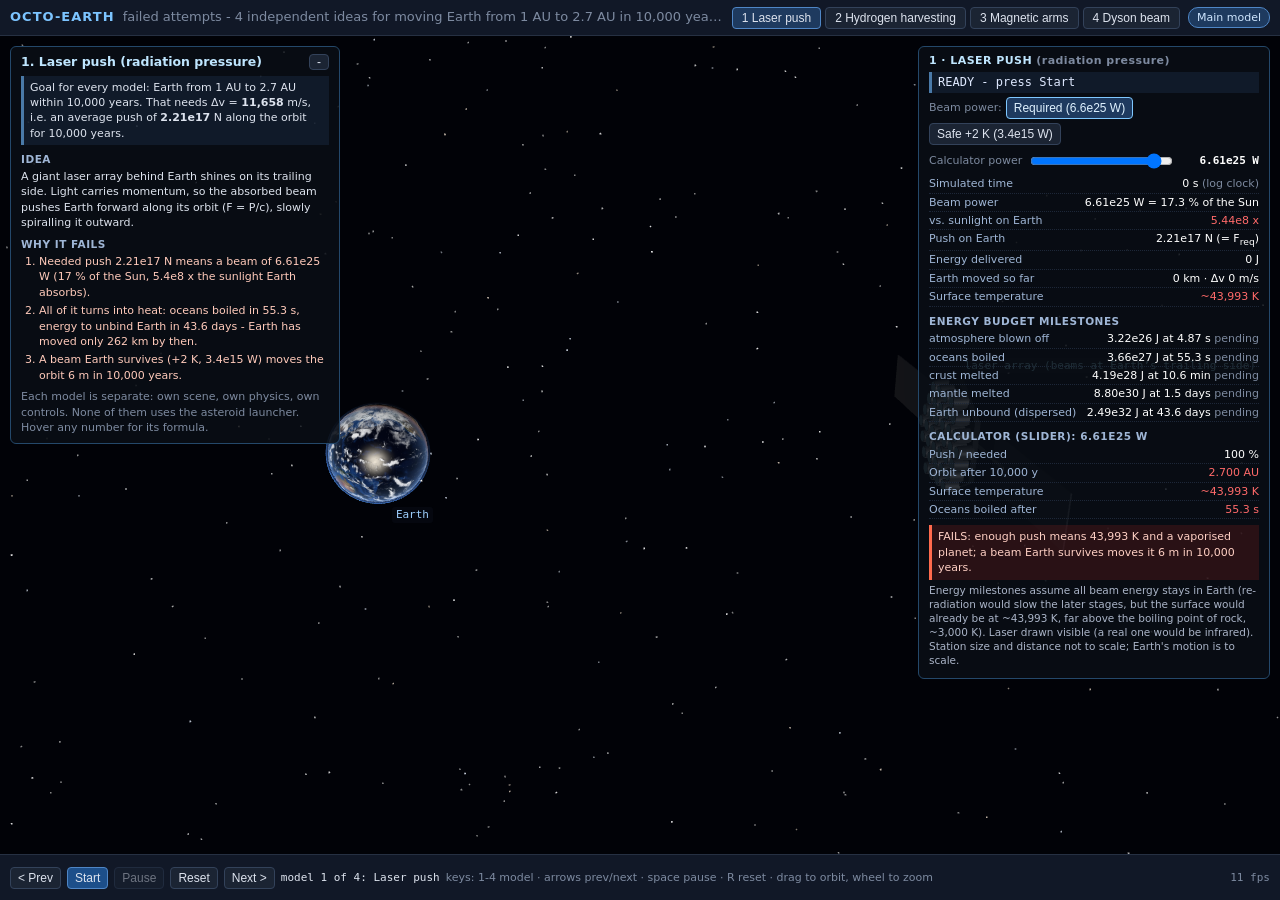
<file: octo-earth/frontend/failed.html>
<!doctype html>
<html lang="en">
<head>
<meta charset="utf-8">
<meta name="viewport" content="width=device-width, initial-scale=1">
<title>OCTO-EARTH - failed attempts (4 independent models)</title>
<link rel="stylesheet" href="style.css">
</head>
<body class="fa">
<header>
  <b>OCTO-EARTH</b>
  <span class="dim sub">failed attempts - 4 independent ideas for moving Earth from 1 AU to 2.7 AU in 10,000 years, and why each one fails</span>
  <nav id="faTabs" class="fa-tabs">
    <button data-m="0" title="Model 1 (key 1): laser push by radiation pressure">1 Laser push</button>
    <button data-m="1" title="Model 2 (key 2): hydrogen harvesting with a magnetic scoop + fusion drive">2 Hydrogen harvesting</button>
    <button data-m="2" title="Model 3 (key 3): superconducting magnetic arms using the Lorentz force">3 Magnetic arms</button>
    <button data-m="3" title="Model 4 (key 4): Dyson beam on a reflector held by 8 arms">4 Dyson beam</button>
  </nav>
  <a class="pill" id="lnkMain" href="index.html" title="Back to the main OCTO-EARTH model (asteroid launcher + RL). It is independent of these four models.">Main model</a>
</header>
<div id="center">
  <canvas id="scene"></canvas>
  <div id="faInfo" class="fa-info small">
    <div class="fa-ihead"><b id="faTitle"></b><button id="faInfoHide" title="Hide / show this box">-</button></div>
    <div id="faInfoBody">
      <div class="fa-goal">Goal for every model: Earth from 1 AU to 2.7 AU within 10,000 years. That needs &Delta;v = <b id="faDv"></b> m/s, i.e. an average push of <b id="faF"></b> N along the orbit for 10,000 years.</div>
      <div class="fa-sec">Idea</div><div id="faIdea"></div>
      <div class="fa-sec">Why it fails</div><ol id="faFails"></ol>
      <div class="dim">Each model is separate: own scene, own physics, own controls. None of them uses the asteroid launcher. Hover any number for its formula.</div>
    </div>
  </div>
  <div id="faErr" class="fa-err" hidden></div>
</div>
<div id="faBar" class="fa-bar">
  <button id="faPrev" title="Previous model (left arrow key)">&lt; Prev</button>
  <button id="faStart" class="primary" title="Run this model from the beginning">Start</button>
  <button id="faPause" title="Pause / resume (space bar)">Pause</button>
  <button id="faReset" title="Back to the beginning (key R)">Reset</button>
  <button id="faNext" title="Next model (right arrow key)">Next &gt;</button>
  <span id="faWhich" class="mono small"></span>
  <span class="dim small fa-keys">keys: 1-4 model &middot; arrows prev/next &middot; space pause &middot; R reset &middot; drag to orbit, wheel to zoom</span>
  <span id="faFps" class="mono small dim"></span>
</div>
<script type="module" src="failed.js"></script>
</body>
</html>
</file>
<file: octo-earth/frontend/style.css>
* { box-sizing: border-box; }
:root { --hdr: 36px; --rail: 58px; --dw: 380px; --bar: 46px; }
html, body { margin: 0; height: 100%; overflow: hidden; background: #0b0f17; color: #dde3ee; font: 13px/1.4 system-ui, "Segoe UI", sans-serif; }
header { position: fixed; top: 0; left: 0; right: 0; height: var(--hdr); display: flex; align-items: center; gap: 8px; padding: 0 10px; background: #111827; border-bottom: 1px solid #263042; overflow: hidden; white-space: nowrap; z-index: 20; }
header b { letter-spacing: .08em; color: #7cc4ff; }
header .sub { overflow: hidden; text-overflow: ellipsis; min-width: 0; }
#conn { margin-left: auto; }
button.round { border-radius: 50%; width: 24px; height: 24px; padding: 0; font-weight: 700; }

/* left icon rail + one drawer at a time */
#rail { position: fixed; top: var(--hdr); bottom: 0; left: 0; width: var(--rail); background: #0f1520; border-right: 1px solid #263042; display: flex; flex-direction: column; gap: 2px; padding: 6px 4px; z-index: 19; }
#rail button { display: flex; flex-direction: column; align-items: center; gap: 1px; padding: 6px 0 5px; border: 1px solid transparent; background: transparent; border-radius: 6px; color: #b9c6da; }
#rail button b { font-size: 17px; line-height: 1; }
#rail button span { font-size: 10px; }
#rail button:hover { background: #1b2433; }
#rail button.on { background: #1e3a5f; border-color: #4f86c6; color: #fff; }
#drawer { position: fixed; top: var(--hdr); bottom: var(--bar); left: var(--rail); width: var(--dw); background: rgba(15, 21, 32, .97); border-right: 1px solid #2c3a52; z-index: 18; display: flex; flex-direction: column; box-shadow: 6px 0 18px rgba(0, 0, 0, .45); }
#drawer.wide { --dw: 560px; width: min(560px, calc(100vw - var(--rail) - 40px)); }
#drawer[hidden] { display: none; }
.dhead { display: flex; align-items: center; gap: 8px; padding: 7px 10px; border-bottom: 1px solid #263042; }
.dhead b { font-size: 13px; text-transform: uppercase; letter-spacing: .06em; color: #9fb6d6; }
.dhead button { margin-left: auto; }
.dbody { overflow-y: auto; padding: 4px 12px 14px; flex: 1; }
.dpane { display: none; }
.dpane.on { display: block; }
#dLog #log { white-space: pre-wrap; color: #a9b7cc; }

/* full-screen canvas */
#center { position: fixed; top: var(--hdr); left: var(--rail); right: 0; bottom: var(--bar); overflow: hidden; }
#scene { width: 100%; height: 100%; display: block; }

/* compact HUD */
#hudWrap { position: absolute; top: 8px; left: 10px; background: rgba(10, 14, 22, .80); padding: 4px 9px 6px; border-radius: 6px; width: 300px; font-size: 11.5px; z-index: 3; transition: left .15s; }
#hudWrap.more { width: 340px; max-height: calc(100% - 20px); overflow-y: auto; }
#hudHead { float: right; display: flex; gap: 3px; margin: 0 0 0 6px; }
#hudHead button { padding: 0 6px; font-size: 10.5px; }
body.drawer-open #hudWrap { left: calc(var(--dwOpen, 380px) + 10px); }
#hud .big { font-size: 18px; color: #fff; }
#hud .row { display: flex; justify-content: space-between; gap: 8px; border-bottom: 1px dotted #1d2738; cursor: help; }
#hud .row span:last-child { color: #fff; text-align: right; }
#hud .sec { color: #9fb6d6; margin-top: 4px; font-family: system-ui; font-size: 10.5px; text-transform: uppercase; letter-spacing: .05em; }
#hud .warn { color: #ffb44d; } #hud .bad { color: #ff6a6a; } #hud .good { color: #7fe08a; }
#hud .row.warn span:last-child { color: #ffb44d; } #hud .row.bad span:last-child { color: #ff6a6a; } #hud .row.good span:last-child { color: #7fe08a; }

/* collapsible notes (top right) */
#notes { position: absolute; top: 8px; right: 10px; max-width: 340px; background: rgba(10, 14, 22, .82); padding: 4px 8px; border-radius: 6px; color: #ffcf7a; z-index: 3; }
#notesHead { cursor: pointer; user-select: none; }
#notes.collapsed #notesBody div:not(:first-child) { display: none; }
#notes.collapsed #notesBody div:first-child { white-space: nowrap; overflow: hidden; text-overflow: ellipsis; max-width: 320px; }
#notesBody div { margin: 1px 0; }

#dvLabel { position: absolute; pointer-events: none; color: #7fe08a; background: rgba(10, 14, 22, .6); padding: 0 4px; border-radius: 3px; display: none; white-space: nowrap; z-index: 3; }
#events { position: absolute; right: 10px; bottom: 8px; width: 440px; max-height: 40%; overflow: hidden; background: rgba(10, 14, 22, .85); border-radius: 6px; padding: 3px 8px; z-index: 3; }
#events .evh { color: #9fb6d6; font-family: system-ui; font-size: 11px; cursor: pointer; user-select: none; }
#events.collapsed #evList div:nth-child(n+3) { display: none; }
#events.collapsed #evList div { white-space: nowrap; overflow: hidden; text-overflow: ellipsis; }
#evList div { border-top: 1px solid #172031; padding: 1px 0; }
#evList .sp { color: #ffcf7a; } #evList .bad { color: #ff7a7a; } #evList .ok { color: #7fe08a; } #evList .pk { color: #c9d4e5; } #evList .mars { color: #ff9a80; }
#legend { position: absolute; bottom: 8px; left: 10px; max-width: 520px; background: rgba(10, 14, 22, .9); padding: 5px 9px; border-radius: 6px; display: flex; flex-wrap: wrap; gap: 3px 12px; z-index: 4; border: 1px solid #263042; }
#legend[hidden] { display: none; }

/* bottom transport bar */
#transport { position: fixed; left: var(--rail); right: 0; bottom: 0; height: var(--bar); display: flex; align-items: center; gap: 8px; padding: 0 12px; background: #111827; border-top: 1px solid #263042; z-index: 17; white-space: nowrap; }
#transport > button:not(.chip) { font-size: 15px; width: 38px; height: 30px; padding: 0; }
#transport > .chip { height: 26px; }
#transport #btnPlay.on { background: #14532d; border-color: #3ddc84; }
#tLabel { font-size: 14px; color: #fff; min-width: 190px; }
#transport .spd { display: flex; align-items: center; gap: 6px; }
#transport .spd input { width: 200px; }
#runLbl { overflow: hidden; text-overflow: ellipsis; min-width: 0; flex: 1; }
.chip { border-radius: 12px; padding: 2px 10px; font-size: 11.5px; }
.chip.on { background: #1e3a5f; border-color: #4f86c6; }

/* quick start */
#quick { position: absolute; left: 50%; top: 50%; transform: translate(-50%, -50%); width: min(520px, 92%); z-index: 10; background: rgba(15, 22, 34, .97); border: 1px solid #3b5274; box-shadow: 0 10px 40px rgba(0, 0, 0, .6); padding: 10px 14px; }
#quick[hidden] { display: none; }
#quick .qh { display: flex; align-items: center; } #quick .qh button { margin-left: auto; }
#quick ol { padding-left: 18px; margin: 6px 0; } #quick li { margin: 4px 0; }

h3 { margin: 12px 0 6px; font-size: 12.5px; color: #9fb6d6; text-transform: uppercase; letter-spacing: .05em; }
h4 { margin: 12px 0 4px; font-size: 12px; color: #9fb6d6; }
.mono { font-family: Consolas, Menlo, monospace; }
.small { font-size: 11px; }
.dim { color: #7d8aa0; }
.info { font-style: normal; color: #7cc4ff; cursor: help; font-size: 11px; }
.pill { padding: 2px 8px; border-radius: 10px; background: #263042; font-size: 11px; cursor: help; }
.pill.ok { background: #14532d; } .pill.bad { background: #7f1d1d; } .pill.off { background: #444; } .pill.warn { background: #6b4a0e; }
.btns { display: flex; flex-wrap: wrap; gap: 5px; margin: 5px 0; align-items: center; }
button, select, input { background: #1b2433; color: #dde3ee; border: 1px solid #33425a; border-radius: 4px; padding: 3px 7px; font-size: 12px; }
button:hover { background: #26344a; cursor: pointer; }
button:disabled { opacity: .45; cursor: default; }
button.on { background: #1e3a5f; border-color: #4f86c6; }
button.primary { background: #1d4f8a; border-color: #4f86c6; }
input[type=range] { width: 100%; padding: 0; }
.bar { height: 6px; background: #1b2433; border-radius: 3px; overflow: hidden; margin: 4px 0; }
#trainBar { height: 100%; width: 0; background: #3b82f6; }
#bestBox { background: #111a28; border-radius: 4px; padding: 4px 6px; }

#params .cat { margin: 8px 0 2px; color: #9fb6d6; font-size: 11px; border-bottom: 1px solid #263042; }
#params .row { display: grid; grid-template-columns: 1fr 14px 110px; gap: 4px; align-items: center; margin: 2px 0; font-size: 11px; }
#params input, #params select { width: 110px; font-family: Consolas, monospace; font-size: 11px; }
#params input.bad { border-color: #ff5a5a; background: #3a1a1a; }
#params input.changed { border-color: #c9a227; }
#paramMsg.err { color: #ff8a8a; } #paramMsg.ok { color: #7fe08a; }

.tabs { position: sticky; top: 0; background: #0f1520; display: flex; gap: 3px; padding: 6px 0; z-index: 2; border-bottom: 1px solid #263042; }
.tab { flex: 1; font-size: 11.5px; }
.tab.active { background: #1e3a5f; border-color: #4f86c6; }
.tabpane { display: none; padding-top: 6px; }
.tabpane.active { display: block; }
.note { background: #1a2333; border-left: 3px solid #c9a227; padding: 4px 7px; margin: 4px 0; font-size: 11.5px; }
.chart { width: 100%; height: 150px; background: #0b1019; border: 1px solid #1f2a3b; border-radius: 4px; margin-bottom: 5px; display: block; }
.chart.tall { height: 180px; }
table { border-collapse: collapse; width: 100%; font-size: 11px; }
td, th { border-bottom: 1px solid #1f2a3b; padding: 2px 3px; text-align: right; vertical-align: top; }
th { color: #9fb6d6; font-weight: 600; cursor: help; }
td:first-child, th:first-child { text-align: left; }
td.l, th.l { text-align: left; }
.scroll { max-height: 260px; overflow: auto; border: 1px solid #1f2a3b; border-radius: 4px; }
.verdict { padding: 6px; border-radius: 4px; background: #1b2433; margin-bottom: 6px; }
.verdict.ok { background: #14532d; } .verdict.bad { background: #5c1d1d; }
.pass { color: #7fe08a; } .fail { color: #ff7a7a; }
.c-helped { color: #7fe08a; } .c-hurt { color: #ff7a7a; } .c-mixed { color: #ffcf7a; } .c-coast { color: #7d8aa0; }
.card { background: #111a28; border: 1px solid #1f2a3b; border-radius: 6px; padding: 6px 8px; margin: 6px 0; }
pre { white-space: pre-wrap; margin: 0; }
ul { padding-left: 16px; margin: 4px 0; }
#guideSearch { width: 100%; margin: 6px 0; }
#guide details { border-bottom: 1px solid #1f2a3b; padding: 3px 0; }
#guide summary { cursor: pointer; color: #dde3ee; }
#guide summary .u { color: #7d8aa0; }
#guide .gd { font-size: 11.5px; padding: 3px 0 4px 12px; color: #c3cddc; }
#guide .gd b { color: #9fb6d6; font-weight: 600; }
#guide .tag { font-size: 10px; padding: 0 5px; border-radius: 8px; background: #263042; color: #9fb6d6; margin-left: 4px; }
#cmpTable { overflow-x: auto; } #cmpTable table { font-size: 10.5px; }
.blabel { position: absolute; pointer-events: none; background: rgba(10, 14, 22, .55); padding: 0 4px; border-radius: 3px; white-space: nowrap; font-size: 11px; z-index: 1; }

/* Earth POV + overview layer boxes */
.povbox { border: 1px solid #2a3a52; border-radius: 6px; padding: 4px 6px; margin: 4px 0 6px; background: #0e1522; }
.layers { display: grid; grid-template-columns: 1fr 1fr; gap: 2px 8px; margin-top: 3px; }
.layers label { cursor: help; white-space: nowrap; overflow: hidden; text-overflow: ellipsis; }
.layers input { padding: 0; margin: 0 2px 0 0; vertical-align: -2px; }
.layhead { margin-top: 8px; }
.layhead button { padding: 1px 6px; font-size: 11px; }
.povbox .btns button { padding: 1px 6px; font-size: 11px; }
@media (max-width: 900px) { header .sub { display: none; } #events { width: 300px; } #transport .spd input { width: 110px; } #tLabel { min-width: 140px; } }

/* power-chain panel (beam view) */
#power { position: absolute; top: 40px; right: 10px; width: 340px; background: rgba(10, 14, 22, .86); padding: 4px 9px 6px; border-radius: 6px; z-index: 3; border: 1px solid #2c2450; }
#power[hidden] { display: none; }
#powerHead { cursor: pointer; color: #d8c0ff; font-weight: 600; }
#power.collapsed #powerBody { display: none; }
#power .prow { display: grid; grid-template-columns: 112px 1fr 74px; gap: 5px; align-items: center; margin-top: 2px; }
#power .pl { white-space: nowrap; overflow: hidden; text-overflow: ellipsis; }
#power .pb { height: 8px; background: #1a2030; border-radius: 3px; overflow: hidden; }
#power .pb i { display: block; height: 100%; border-radius: 3px; }
#power .pv { text-align: right; font-family: ui-monospace, monospace; font-size: 10.5px; }
#power .psub { font-size: 10.5px; margin: 0 0 2px 10px; color: #aab4c8; }
#power .psub.warn { color: #ffb070; margin-top: 4px; }
body.drawer-open #power { }
@media (max-width: 900px) { #power { width: 280px; } #power .prow { grid-template-columns: 90px 1fr 66px; } }
#power .pone { font-size: 11px; line-height: 1.45; background: rgba(60, 50, 110, .25); border: 1px solid #3a3070; border-radius: 5px; padding: 4px 7px; margin: 3px 0 5px; }
/* Weather & life view: the life panel (same look as the power panel) */
#wxPanel { position: absolute; top: 66px; right: 10px; width: 350px; max-height: calc(100% - 110px); overflow-y: auto; background: rgba(10, 14, 22, .86); padding: 5px 9px 7px; border-radius: 6px; z-index: 3; border: 1px solid #24486a; }
#wxPanel[hidden] { display: none; }
#wxPanel .wxh { color: #bfe6ff; font-weight: 600; margin-bottom: 3px; }
#wxPanel .prow { display: grid; grid-template-columns: 128px 1fr 58px; gap: 5px; align-items: center; margin-top: 3px; }
#wxPanel .pl { white-space: nowrap; overflow: hidden; text-overflow: ellipsis; }
#wxPanel .pb { height: 8px; background: #1a2030; border-radius: 3px; overflow: hidden; display: block; white-space: nowrap; font-size: 0; }
#wxPanel .pb i { display: inline-block; height: 100%; }
#wxPanel .pv { text-align: right; font-family: ui-monospace, monospace; font-size: 10.5px; }
#wxPanel .psub { font-size: 10.5px; margin: 1px 0 2px 10px; color: #aab4c8; }
#wxPanel .psub.warn { color: #ffb070; margin-top: 4px; }
#wxPanel .pone { font-size: 11.5px; line-height: 1.45; background: rgba(40, 90, 130, .25); border: 1px solid #2c5a80; border-radius: 5px; padding: 4px 7px; margin: 5px 0; }
#wxPanel button.warnbtn { background: #3a2a10; border-color: #a07030; color: #ffd8a0; }
@media (max-width: 900px) { #wxPanel { width: 290px; } #wxPanel .prow { grid-template-columns: 100px 1fr 52px; } }

/* p34: what is on screen */
.seg{display:flex;flex-wrap:wrap;gap:4px;margin:6px 0}
.seg button{flex:1 1 45%;padding:5px 6px;font-size:12px}
.seg button.on{background:#2d5d8a;color:#fff;border-color:#4b86bd}

/* p37 cinematic views: right-hand HUD panel (same look as the Weather & life panel) */
.cinepanel { position: absolute; top: 66px; right: 10px; width: 352px; max-height: calc(100% - 110px); overflow-y: auto; background: rgba(10, 14, 22, .86); padding: 6px 10px 8px; border-radius: 6px; z-index: 3; border: 1px solid #24486a; }
.cinepanel[hidden] { display: none; }
.cinepanel .cineh { color: #bfe6ff; font-weight: 600; letter-spacing: .04em; margin-bottom: 4px; }
.cinepanel .btns { display: flex; flex-wrap: wrap; gap: 4px; margin: 3px 0 5px; }
.cinepanel .btns.cam { margin-top: 6px; align-items: center; }
.cinepanel .btns button.on { border-color: #7fc8ff; color: #dff2ff; }
.cinepanel .cstage { font-family: ui-monospace, monospace; font-size: 12px; color: #dfe9ff; padding: 2px 6px; margin: 2px 0 4px; border-left: 3px solid #4a7aa8; background: rgba(40, 70, 110, .25); }
.cinepanel .cstage.good { border-left-color: #7fe08a; color: #c9f5cf; }
.cinepanel .cstage.warn { border-left-color: #ffb44d; color: #ffd9a0; }
.cinepanel .cstage.bad { border-left-color: #ff6a4d; color: #ffb3a3; }
.cinepanel .crow { display: flex; justify-content: space-between; gap: 8px; border-bottom: 1px dotted #1d2738; padding: 1px 0; cursor: help; }
.cinepanel .crow .cl { color: #9fb6d6; white-space: nowrap; }
.cinepanel .crow .cv { color: #fff; text-align: right; }
.cinepanel .crow.good .cv { color: #7fe08a; } .cinepanel .crow.warn .cv { color: #ffb44d; } .cinepanel .crow.bad .cv { color: #ff6a6a; }
.cinepanel .cbar { display: inline-block; width: 120px; height: 8px; background: #1a2030; border-radius: 3px; overflow: hidden; vertical-align: middle; }
.cinepanel .cbar i { display: block; height: 100%; }
.cinepanel .csub { font-size: 10.5px; color: #aab4c8; margin: 3px 0 2px; line-height: 1.35; }
@media (max-width: 900px) { .cinepanel { width: 280px; top: 56px; max-height: calc(100% - 175px); } .cinepanel .cbar { width: 80px; } }

/* p38 "failed attempts" page (failed.html) */
a.pill { color: #cfe6ff; text-decoration: none; cursor: pointer; background: #1e3a5f; border: 1px solid #4f86c6; }
a.pill:hover { background: #26507f; }
body.fa #center { left: 0; }
body.fa header .sub { flex: 1 1 auto; }
.fa-tabs { display: flex; gap: 4px; flex: 0 0 auto; }
.fa-tabs button { padding: 3px 9px; }
.fa-info { position: absolute; top: 10px; left: 10px; width: 330px; max-height: calc(100% - 20px); overflow-y: auto; background: rgba(10, 14, 22, .86); border: 1px solid #24486a; border-radius: 6px; padding: 6px 10px 8px; z-index: 3; line-height: 1.4; }
.fa-ihead { display: flex; align-items: center; gap: 6px; }
.fa-ihead b { color: #bfe6ff; font-size: 12.5px; }
.fa-ihead button { margin-left: auto; padding: 0 7px; }
.fa-info ol { margin: 2px 0 6px; padding-left: 18px; color: #ffcabb; }
.fa-info ol li { margin-bottom: 3px; }
.fa-goal { margin: 5px 0; padding: 4px 6px; background: rgba(40, 70, 110, .25); border-left: 3px solid #4a7aa8; }
.fa-sec { color: #9fb6d6; font-weight: 600; text-transform: uppercase; letter-spacing: .05em; font-size: 10.5px; margin: 7px 0 2px; }
.fa-bar { position: fixed; left: 0; right: 0; bottom: 0; height: var(--bar); display: flex; align-items: center; gap: 6px; padding: 0 10px; background: #111827; border-top: 1px solid #263042; z-index: 20; white-space: nowrap; overflow: hidden; }
.fa-bar .fa-keys { overflow: hidden; text-overflow: ellipsis; min-width: 0; }
#faFps { margin-left: auto; }
.fa-panel { top: 10px; max-height: calc(100% - 20px); }
.fa-panel .fa-slider { display: flex; align-items: center; gap: 6px; margin: 3px 0; }
.fa-panel .fa-slider input { flex: 1; }
.fa-panel .fa-slider b { min-width: 78px; text-align: right; color: #fff; }
.fa-panel .fa-chart { width: 100%; height: 150px; display: block; margin: 4px 0; border: 1px solid #1d2738; border-radius: 4px; }
.fa-panel .fa-verdict { margin: 6px 0 2px; padding: 4px 6px; border-left: 3px solid #ff6a4d; background: rgba(127, 29, 29, .28); color: #ffd0c4; }
.fa-bad { color: #ff8a7a; }
.fa-err { position: absolute; left: 50%; top: 40%; transform: translateX(-50%); background: #7f1d1d; padding: 8px 12px; border-radius: 6px; z-index: 9; }
@media (max-width: 1100px) { body.fa header .sub { display: none; } }
@media (max-width: 900px) { .fa-info { width: 250px; } }
</file>
